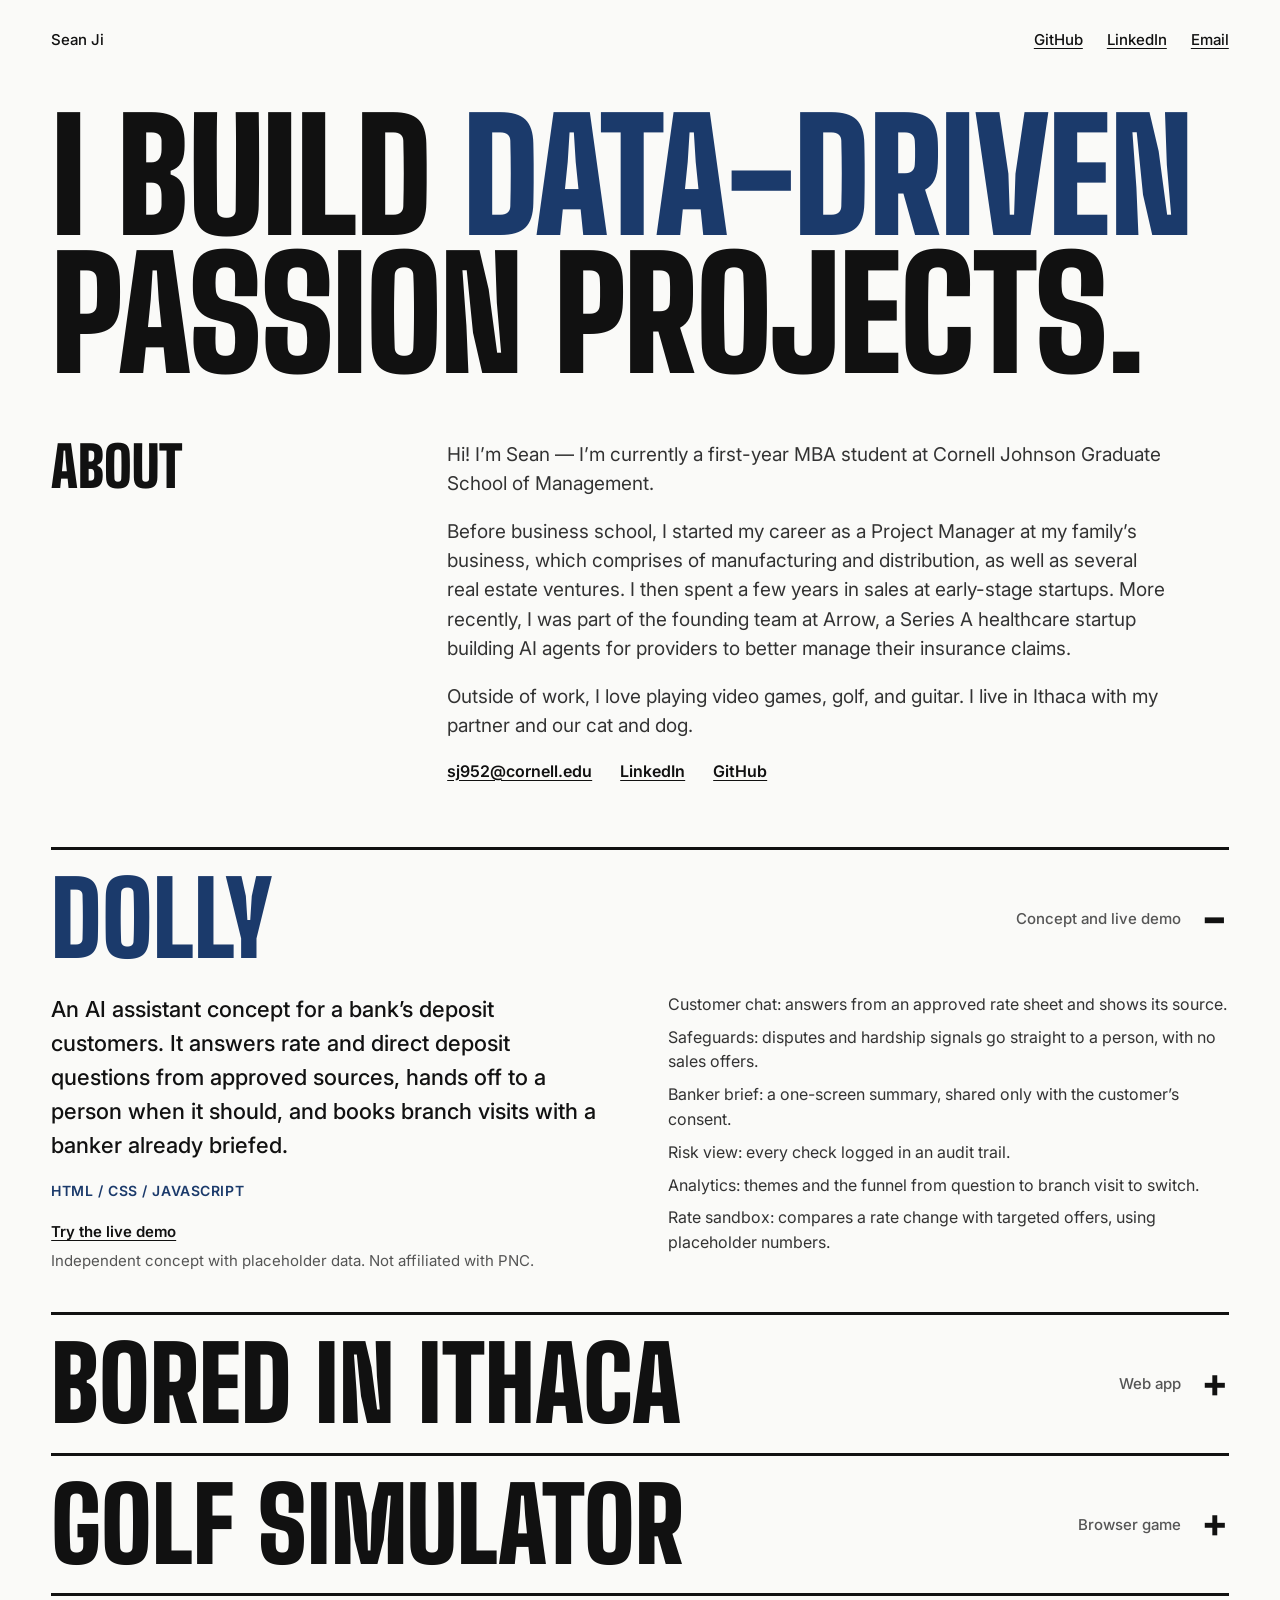
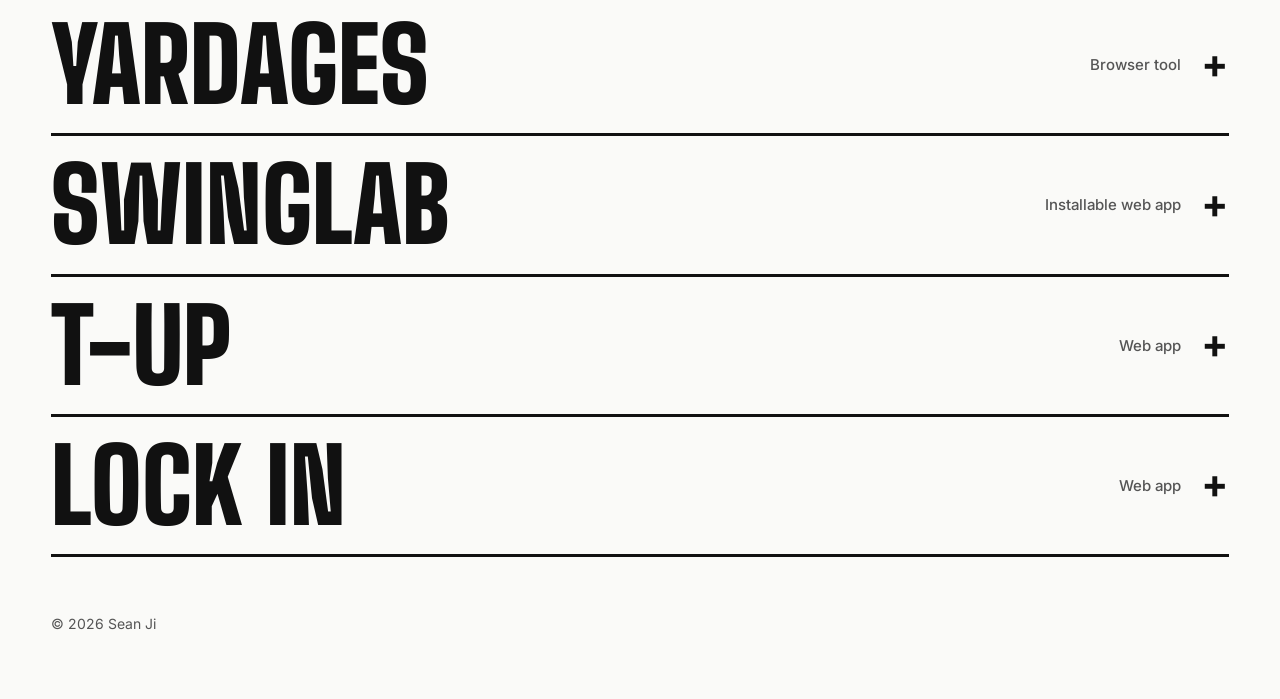
<file: index.html>
<!doctype html>
<html lang="en">
<head>
<meta charset="utf-8">
<meta name="viewport" content="width=device-width, initial-scale=1">
<title>Sean Ji | Portfolio</title>
<meta name="description" content="Sean Ji is a first-year MBA student at Cornell Johnson who builds data-driven passion projects: Dolly, Bored in Ithaca, Golf Simulator, Yardages, SwingLab, T-UP and Lock In.">
<meta name="theme-color" content="#FAFAF8">
<meta property="og:title" content="Sean Ji | Portfolio">
<meta property="og:description" content="Data-driven passion projects by Sean Ji.">
<meta property="og:type" content="website">
<link rel="preconnect" href="https://fonts.googleapis.com">
<link rel="preconnect" href="https://fonts.gstatic.com" crossorigin>
<link rel="stylesheet" href="https://fonts.googleapis.com/css2?family=Big+Shoulders+Display:wght@800;900&family=Inter:wght@400;500;600&display=swap">
<style>
:root{
  --bg:#FAFAF8;
  --ink:#111111;
  --muted:#555555;
  --body:#333333;
  --navy:#1B3A6B;
  --display:'Big Shoulders Display','Arial Narrow',Impact,sans-serif;
  --text:'Inter',system-ui,-apple-system,'Segoe UI',Roboto,Helvetica,Arial,sans-serif;
  color-scheme:light;
}
*,*::before,*::after{box-sizing:border-box}
html{-webkit-text-size-adjust:100%}
body{
  margin:0;background:var(--bg);color:var(--ink);
  font-family:var(--text);font-size:16px;line-height:1.55;
  padding-inline:max(16px,env(safe-area-inset-left,0px)) max(16px,env(safe-area-inset-right,0px));
}
.page{
  max-width:1240px;margin:0 auto;
  padding-block:28px 64px;
  display:flex;flex-direction:column;gap:56px;
}
@media (min-width:700px){body{padding-inline:clamp(16px,4vw,56px)}}
a{color:var(--ink);text-underline-offset:3px}
a:hover{color:var(--navy)}
a:focus-visible,summary:focus-visible{outline:3px solid var(--navy);outline-offset:2px}

.top{
  display:flex;flex-wrap:wrap;align-items:baseline;justify-content:space-between;
  gap:8px 24px;font-size:15px;font-weight:500;
}
.top nav{display:flex;flex-wrap:wrap;gap:8px 24px}

h1{
  margin:0;font-family:var(--display);font-weight:900;text-transform:uppercase;
  font-size:clamp(56px,12vw,168px);line-height:.9;letter-spacing:-.01em;text-wrap:balance;
}
h1 span{color:var(--navy)}

.projects{display:flex;flex-direction:column}
.project{border-top:3px solid var(--ink)}
.project:last-child{border-bottom:3px solid var(--ink)}
.project summary{
  display:flex;flex-wrap:wrap;align-items:center;justify-content:space-between;
  gap:8px 24px;padding:20px 0;cursor:pointer;list-style:none;
}
.project summary::-webkit-details-marker{display:none}
.name{
  font-family:var(--display);font-weight:900;text-transform:uppercase;
  font-size:clamp(44px,8vw,104px);line-height:.95;
}
.project[open] .name{color:var(--navy)}
.meta{display:flex;align-items:center;gap:20px;font-size:15px;font-weight:500;color:var(--muted)}
.mark{font-family:var(--display);font-weight:900;font-size:44px;line-height:1;width:28px;text-align:center;color:var(--ink)}
.mark::before{content:"+"}
.project[open] .mark::before{content:"\2212"}

.body{display:flex;flex-wrap:wrap;gap:24px 56px;padding:4px 0 40px}
.body > div{flex:1 1 320px;min-width:0}
.lead{margin:0 0 18px;font-size:22px;font-weight:500;max-width:560px}
.stack{display:block;margin-bottom:18px;font-size:14px;font-weight:600;letter-spacing:.04em;text-transform:uppercase;color:var(--navy)}
.link{font-size:15px}
.link a{font-weight:600}
.note{color:var(--muted)}
.features{margin:0;padding:0;list-style:none;display:flex;flex-direction:column;gap:8px;color:var(--body)}

.about{
  display:flex;flex-wrap:wrap;gap:32px 56px;
  padding-bottom:8px;
}
.about h2{
  flex:1 1 220px;max-width:340px;margin:0;
  font-family:var(--display);font-weight:900;text-transform:uppercase;
  font-size:clamp(36px,4.5vw,56px);line-height:.95;
}
.about .copy{flex:3 1 420px;min-width:0;display:flex;flex-direction:column;gap:18px;max-width:720px}
.about p{margin:0;font-size:19px;color:var(--body)}
.contact{display:flex;flex-wrap:wrap;gap:8px 28px;font-size:16px;font-weight:600}
footer{font-size:14px;color:var(--muted)}
@media (prefers-reduced-motion:reduce){*{scroll-behavior:auto!important}}
</style>
</head>
<body>
<div class="page">

<header class="top">
  <span>Sean Ji</span>
  <nav aria-label="Links">
    <a href="https://github.com/seanji0">GitHub</a>
    <a href="https://www.linkedin.com/in/sean-ji/">LinkedIn</a>
    <a href="mailto:sj952@cornell.edu">Email</a>
  </nav>
</header>

<main style="display:contents">
<h1>I build <span>data-driven</span> passion projects.</h1>

<section class="about" id="about" aria-labelledby="about-h">
<h2 id="about-h">About</h2>
<div class="copy">
<p>Hi! I&rsquo;m Sean &mdash; I&rsquo;m currently a first-year MBA student at Cornell Johnson Graduate School of Management.</p>
<p>Before business school, I started my career as a Project Manager at my family&rsquo;s business, which comprises of manufacturing and distribution, as well as several real estate ventures. I then spent a few years in sales at early-stage startups. More recently, I was part of the founding team at Arrow, a Series A healthcare startup building AI agents for providers to better manage their insurance claims.</p>
<p>Outside of work, I love playing video games, golf, and guitar. I live in Ithaca with my partner and our cat and dog.</p>
<div class="contact">
<a href="mailto:sj952@cornell.edu">sj952@cornell.edu</a>
<a href="https://www.linkedin.com/in/sean-ji/">LinkedIn</a>
<a href="https://github.com/seanji0">GitHub</a>
</div>
</div>
</section>

<section class="projects" aria-label="Projects">

<details class="project" name="projects" open>
<summary><span class="name">Dolly</span><span class="meta"><span>Concept and live demo</span><span class="mark" aria-hidden="true"></span></span></summary>
<div class="body">
<div>
<p class="lead">An AI assistant concept for a bank&rsquo;s deposit customers. It answers rate and direct deposit questions from approved sources, hands off to a person when it should, and books branch visits with a banker already briefed.</p>
<span class="stack">HTML / CSS / JavaScript</span>
<div class="link"><a href="dolly/">Try the live demo</a></div>
<div class="link note" style="margin-top:6px">Independent concept with placeholder data. Not affiliated with PNC.</div>
</div>
<div>
<ul class="features">
<li>Customer chat: answers from an approved rate sheet and shows its source.</li>
<li>Safeguards: disputes and hardship signals go straight to a person, with no sales offers.</li>
<li>Banker brief: a one-screen summary, shared only with the customer&rsquo;s consent.</li>
<li>Risk view: every check logged in an audit trail.</li>
<li>Analytics: themes and the funnel from question to branch visit to switch.</li>
<li>Rate sandbox: compares a rate change with targeted offers, using placeholder numbers.</li>
</ul>
</div>
</div>
</details>

<details class="project" name="projects">
<summary><span class="name">Bored in Ithaca</span><span class="meta"><span>Web app</span><span class="mark" aria-hidden="true"></span></span></summary>
<div class="body">
<div>
<p class="lead">A weather- and season-aware guide to things to do in Ithaca, NY. Set your free time, the weather, the time of year and whether you have a car, and it suggests something that fits.</p>
<span class="stack">HTML / CSS / JavaScript / Open-Meteo API</span>
<div class="link"><a href="bored-in-ithaca/">Open the live app</a> &nbsp;&middot;&nbsp; <a href="https://github.com/seanji0/bored-in-ithaca">View the code on GitHub</a></div>
</div>
<div>
<ul class="features">
<li>44 activities across gorges, food, parks, museums, water, drinks, events and seasonal picks.</li>
<li>Live weather from Open-Meteo re-themes the page for fog and rain, snow or sun.</li>
<li>Seasonal looks: blossoms, summer glow, falling leaves and snow.</li>
<li>Falls back to season-only styling if the weather call fails.</li>
<li>Independent of Cornell, Ithaca College and the City of Ithaca.</li>
</ul>
</div>
</div>
</details>

<details class="project" name="projects">
<summary><span class="name">Golf Simulator</span><span class="meta"><span>Browser game</span><span class="mark" aria-hidden="true"></span></span></summary>
<div class="body">
<div>
<p class="lead">A golf simulator in a single file. Enter your handicap and club distances, then play a par-4 by choosing lines, clubs, chips and putt reads. Every shot comes from a dispersion model of your own game.</p>
<span class="stack">HTML / CSS / JavaScript</span>
<div class="link"><a href="golf-simulator/">Open the live app</a> &nbsp;&middot;&nbsp; <a href="https://github.com/seanji0/think-like-a-caddie">View the code on GitHub</a></div>
</div>
<div>
<ul class="features">
<li>Setup: handicap, go-to miss, putting touch and a club picker with your carry distances.</li>
<li>Shot model: spread and distance variance scale with handicap and lie. Water adds a penalty.</li>
<li>Aiming: click a target line and see live distances.</li>
<li>Short game: chip type depends on the lie.</li>
<li>Putting: color-coded arrows show break and speed.</li>
<li>Animated ball flight, undo, and mid-round club edits.</li>
</ul>
</div>
</div>
</details>

<details class="project" name="projects">
<summary><span class="name">Yardages</span><span class="meta"><span>Browser tool</span><span class="mark" aria-hidden="true"></span></span></summary>
<div class="body">
<div>
<p class="lead">Upload a swing video, step through it frame by frame, and pull a clean still for every position from address to finish.</p>
<span class="stack">HTML / CSS / JavaScript</span>
<div class="link"><a href="yardages/">Open the live app</a> &nbsp;&middot;&nbsp; <a href="https://github.com/seanji0/swing-card">View the code on GitHub</a></div>
</div>
<div>
<ul class="features">
<li>Frame stepping: arrow keys move one frame, shift moves five, space plays.</li>
<li>Eight positions: capture a still into each card.</li>
<li>Swing plane view layers your captured frames together.</li>
<li>Download each still or the full swing card.</li>
<li>Private by design: video is processed in your browser and never uploaded.</li>
</ul>
</div>
</div>
</details>

<details class="project" name="projects">
<summary><span class="name">SwingLab</span><span class="meta"><span>Installable web app</span><span class="mark" aria-hidden="true"></span></span></summary>
<div class="body">
<div>
<p class="lead">A practice journal for golfers. Log every session, track real carry distances, and let an analysis engine surface patterns for you or your coach to interpret.</p>
<span class="stack">Next.js 14 / TypeScript / Tailwind CSS / PWA</span>
<div class="link note">Private repository.</div>
</div>
<div>
<ul class="features">
<li>Practice journal: range, round, lesson, mental and fitness sessions.</li>
<li>Yardage benchmarks: carry numbers tracked against skill levels.</li>
<li>Feels vs real: what a swing felt like next to what the data says.</li>
<li>Course strategy: plan each hole and decide where to miss.</li>
<li>AI caddie: patterns across your data, with a coach confirming each reading.</li>
<li>Bottleneck analysis: ranks speed, strike, launch, spin and path by potential gain.</li>
</ul>
</div>
</div>
</details>

<details class="project" name="projects">
<summary><span class="name">T-UP</span><span class="meta"><span>Web app</span><span class="mark" aria-hidden="true"></span></span></summary>
<div class="body">
<div>
<p class="lead">Like Partiful, but for golf. Create a round, send one link and see who is in.</p>
<span class="stack">React 19 / Vite / React Router</span>
<div class="link"><a href="t-up/">Open the live app</a> &nbsp;&middot;&nbsp; <a href="https://github.com/seanji0/gowf">View the code on GitHub</a></div>
</div>
<div>
<ul class="features">
<li>Create a round: course, tee time, format and price.</li>
<li>Share one link: guests RSVP going, maybe or can&rsquo;t go.</li>
<li>Guest list and comments on each round&rsquo;s page.</li>
<li>Settle up: a pay-before-you-play flow. Payments are simulated in this build.</li>
</ul>
</div>
</div>
</details>

<details class="project" name="projects">
<summary><span class="name">Lock In</span><span class="meta"><span>Web app</span><span class="mark" aria-hidden="true"></span></span></summary>
<div class="body">
<div>
<p class="lead">A focus timer that sets the scene. Name what you are working on, pick a session length or a Pomodoro cycle, and lock in with a deep house playlist already queued.</p>
<span class="stack">HTML / CSS / JavaScript / Web Audio</span>
<div class="link"><a href="lock-in/">Open the live app</a></div>
</div>
<div>
<ul class="features">
<li>Lock dial: 60 ticks dim as your session counts down.</li>
<li>Pomodoro mode: four rounds with short breaks and a long break after round four.</li>
<li>Background sound: brown noise, rain or a low hum, generated in the browser.</li>
<li>YouTube playlists: deep house, jazz, cafe, afro tech and motivation open when you lock in.</li>
<li>Distraction parking: jot down a stray thought and get back to work.</li>
<li>Desk scene: a plant grows a leaf for each fifth of your daily target.</li>
<li>Private by design: history stays in your browser.</li>
</ul>
</div>
</div>
</details>

</section>

</main>

<footer>&copy; 2026 Sean Ji</footer>

</div>
</body>
</html>
</file>
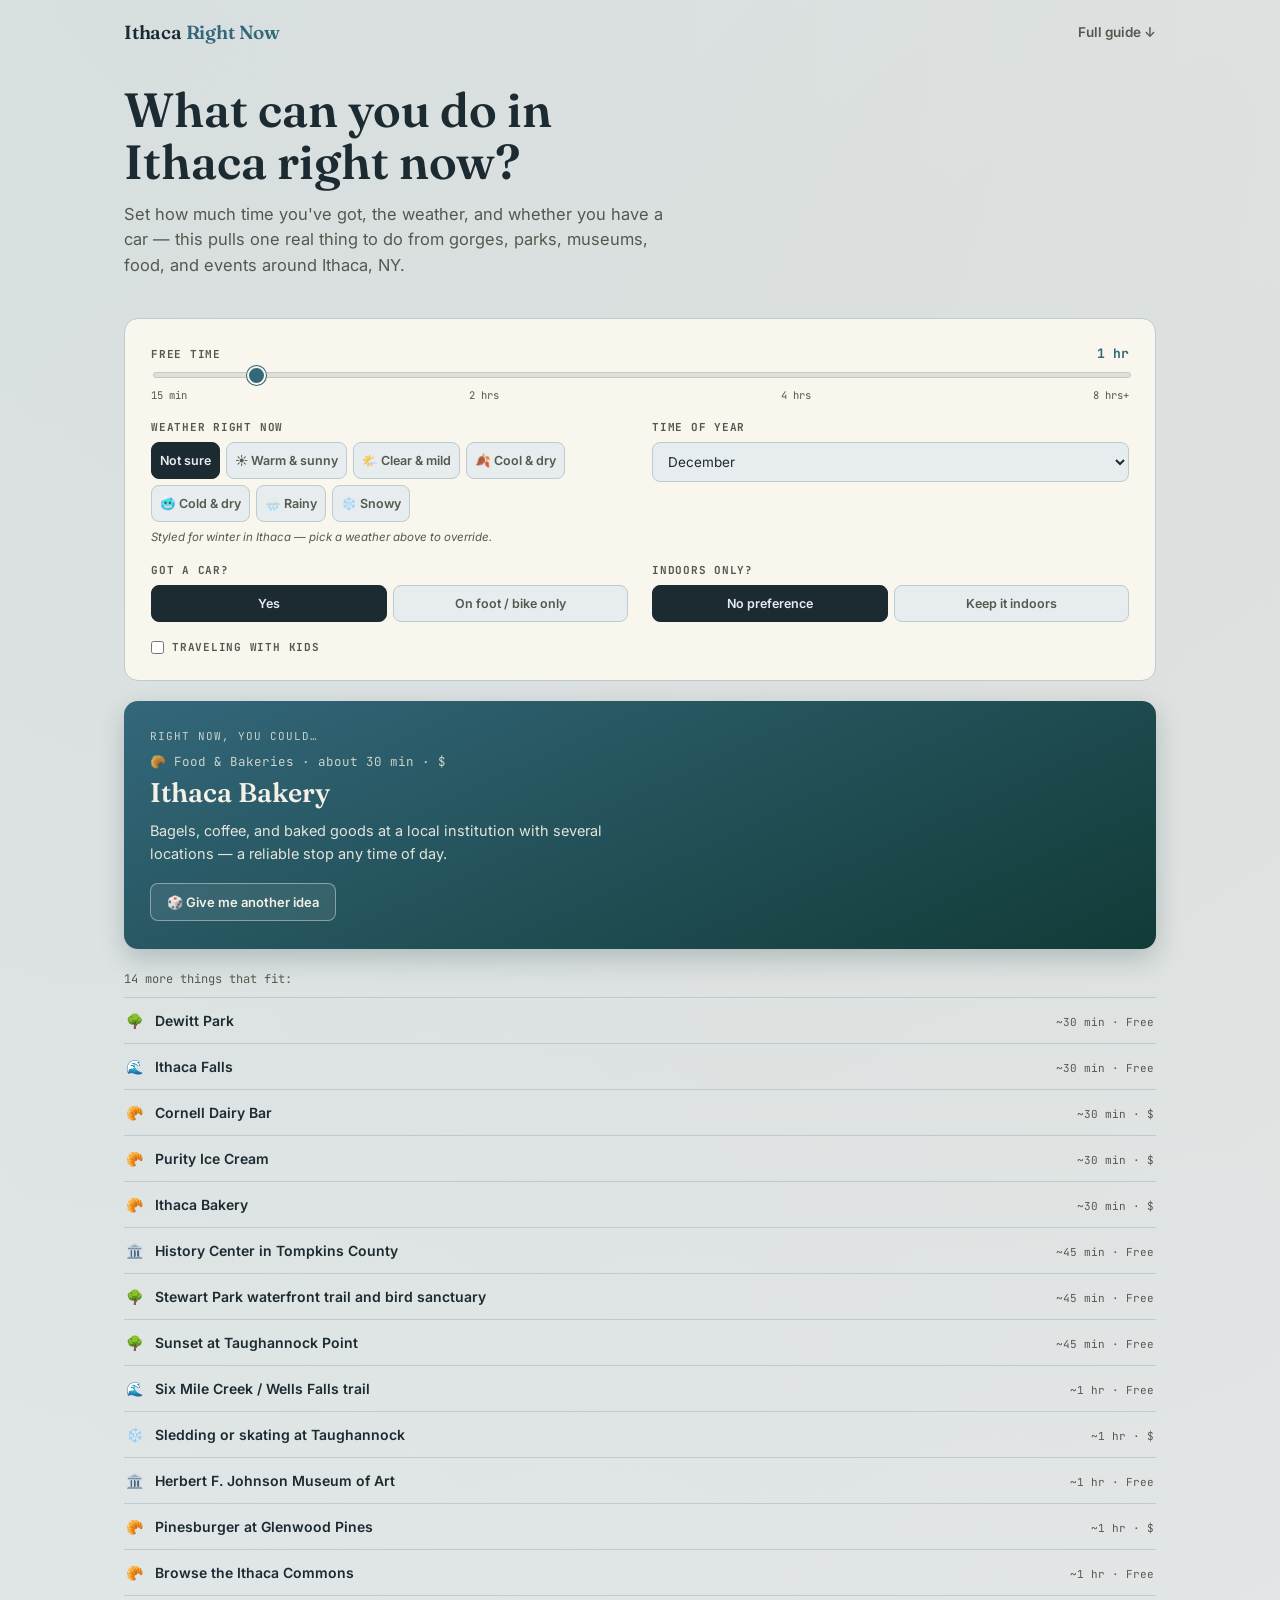
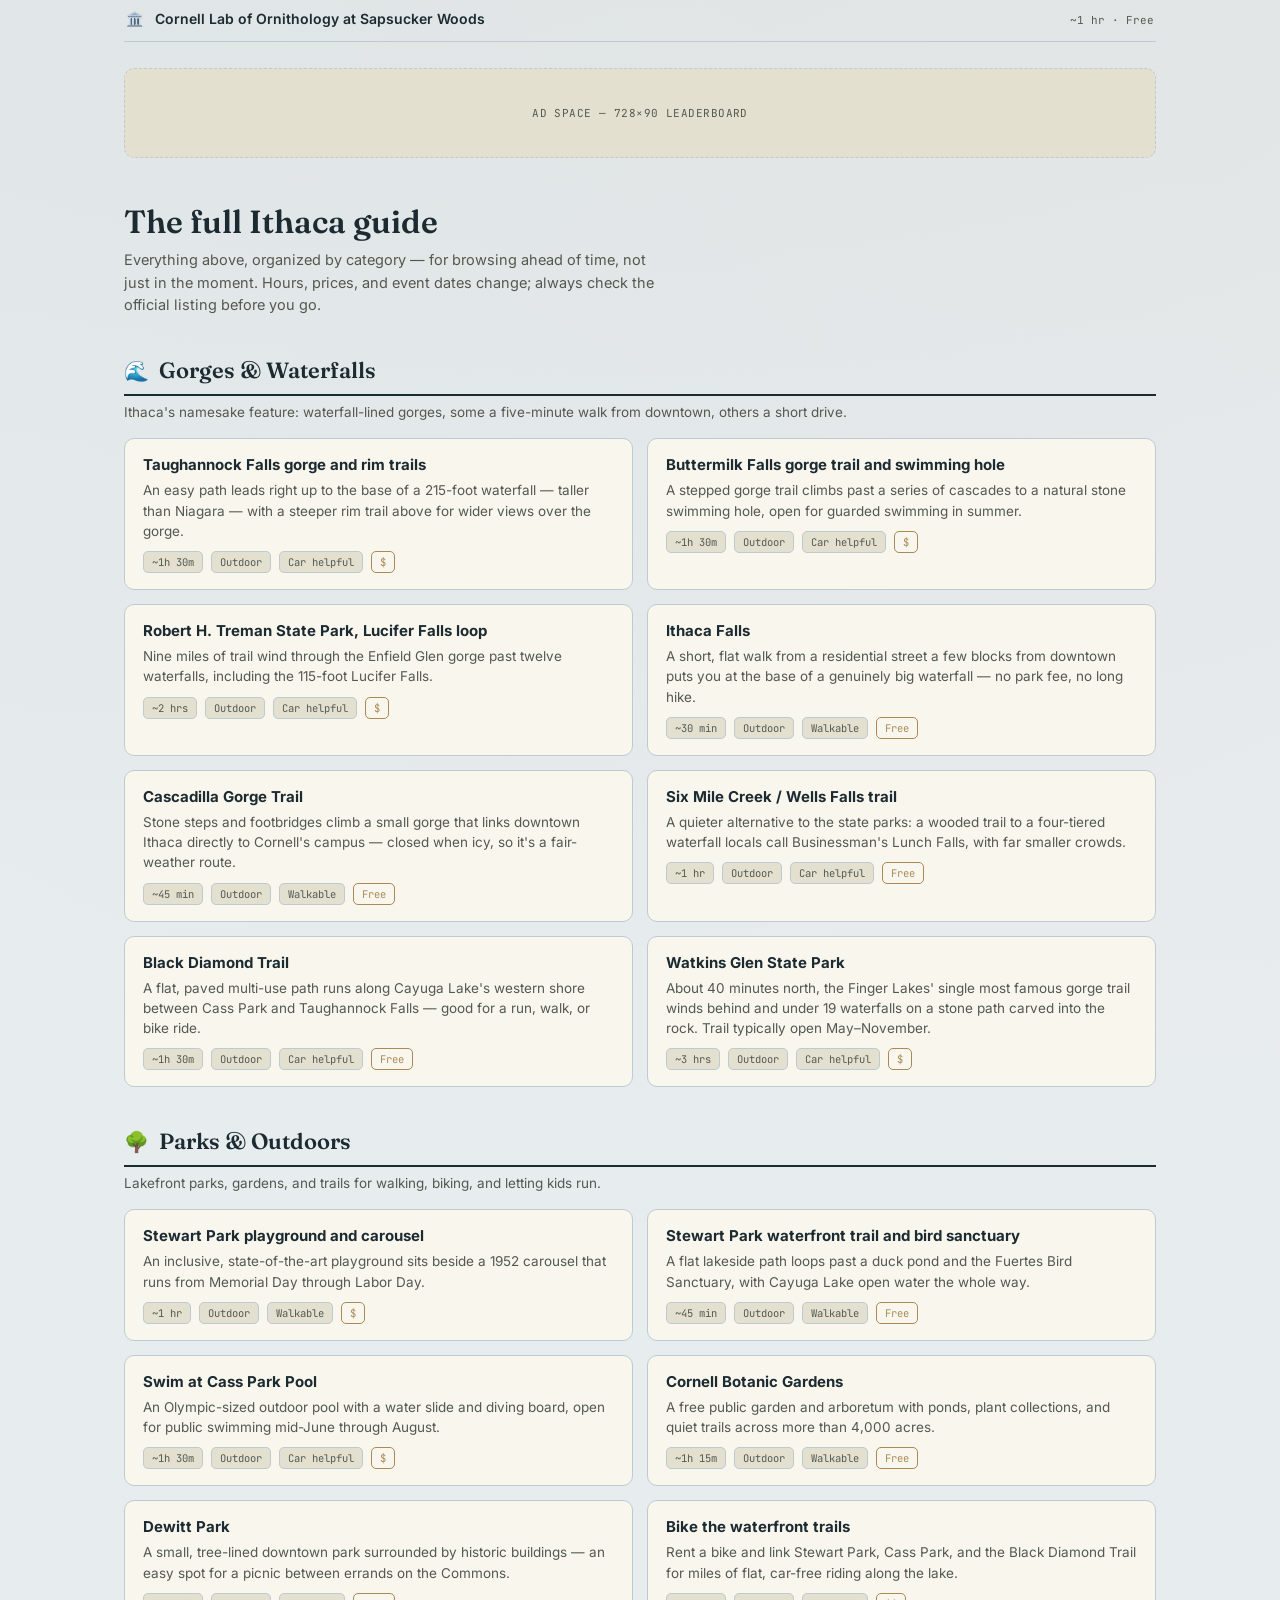
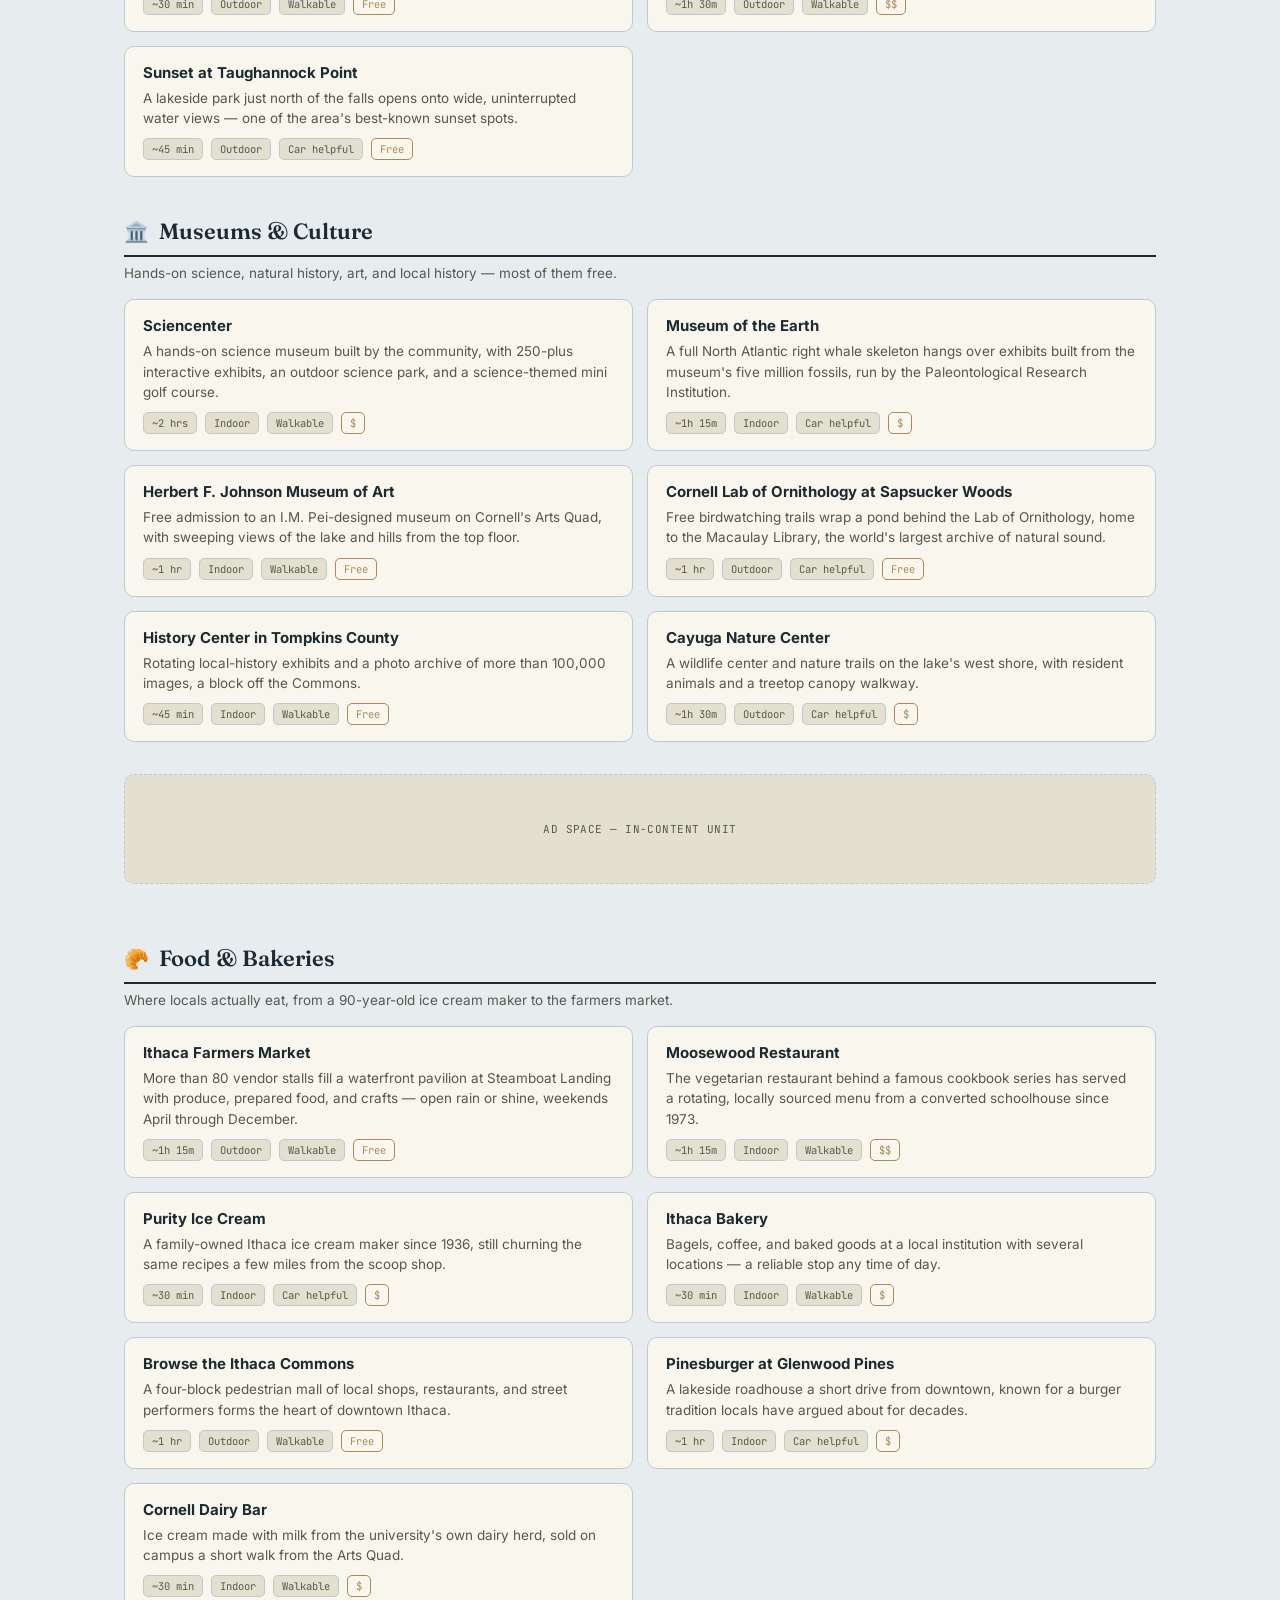
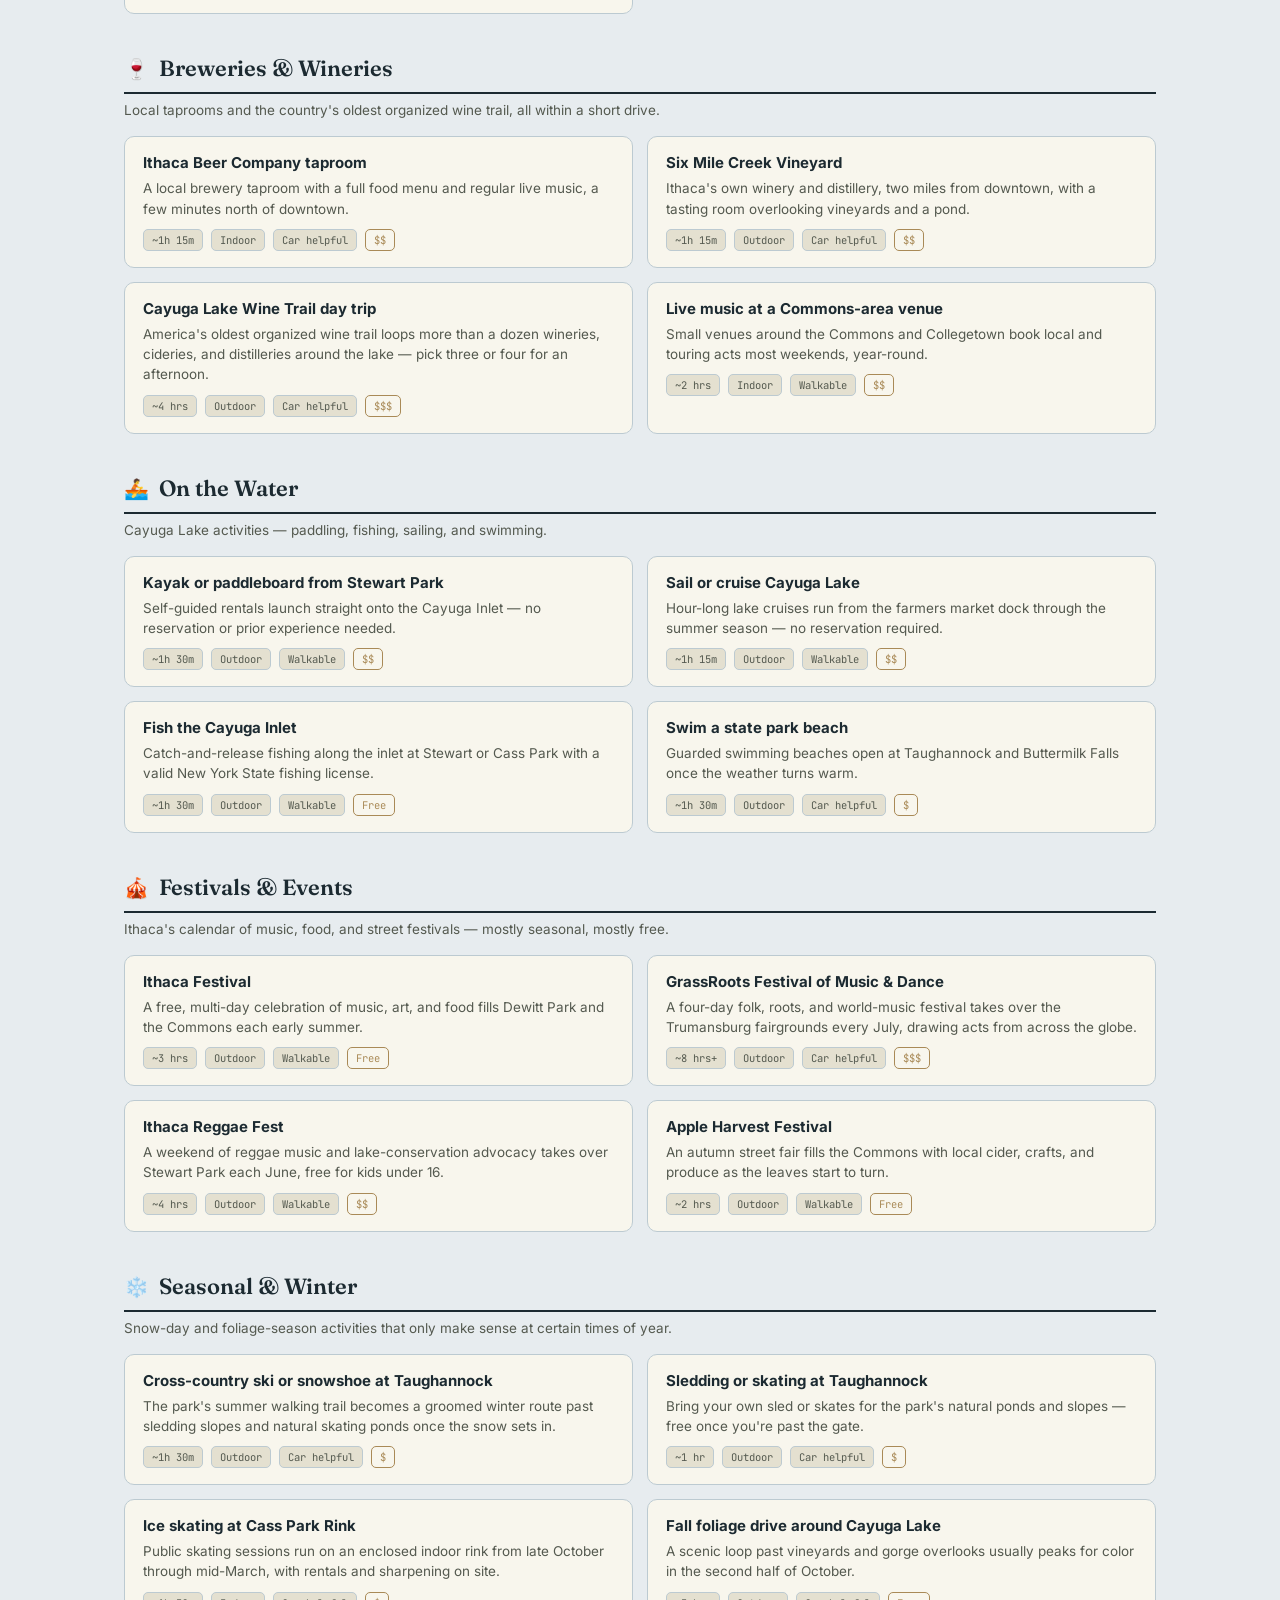
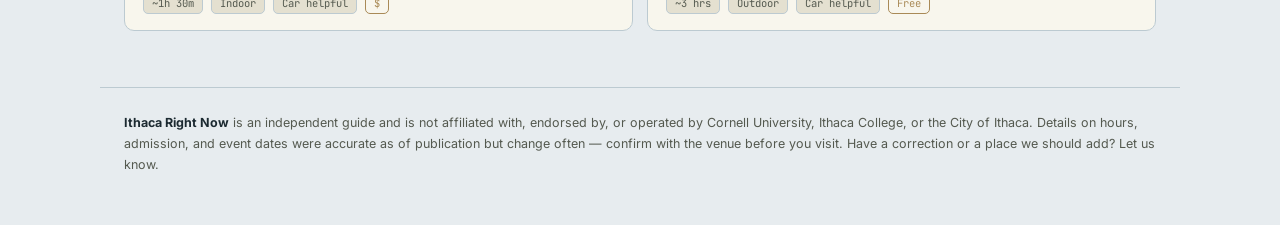
<file: bored-in-ithaca/index.html>
<!DOCTYPE html>
<html lang="en">
<head>
<meta charset="UTF-8">
<meta name="viewport" content="width=device-width, initial-scale=1.0">
<title>Things to Do in Ithaca Right Now | Ithaca Right Now</title>
<meta name="description" content="A weather- and season-aware guide to Ithaca, NY: tell it how much time you have and it suggests real gorges, parks, museums, food, and events that fit right now.">
<meta property="og:title" content="Ithaca Right Now — things to do, matched to your time and the weather">
<meta property="og:description" content="Tell it how much free time you have, whether you've got a car, and what the weather's doing — get a real Ithaca activity that actually fits.">
<meta property="og:type" content="website">
<meta name="robots" content="index, follow">
<link rel="preconnect" href="https://fonts.googleapis.com">
<link href="https://fonts.googleapis.com/css2?family=Fraunces:opsz,wght@9..144,400;9..144,500;9..144,600;9..144,700&family=Inter:wght@400;500;600;700&family=JetBrains+Mono:wght@400;500;700&display=swap" rel="stylesheet">
<style>
  :root{
    --paper:#EEEBDF;
    --paper-dim:#E4E0D0;
    --line:#CBC4AC;
    --ink:#1B2622;
    --ink-soft:#54594F;
    --teal:#1F5C56;
    --teal-deep:#123B37;
    --moss:#5E6E43;
    --amber:#B87A2E;
    --water:#336C86;
    --card-bg:#F8F6ED;
  }
  *{box-sizing:border-box;}
  html,body{margin:0;padding:0;}
  html{ transition: background-color .7s ease; }
  body{
    position:relative;
    background:var(--paper);
    background-image:
      radial-gradient(circle at 8% 0%, rgba(31,92,86,0.07), transparent 40%),
      radial-gradient(circle at 95% 8%, rgba(184,122,46,0.06), transparent 38%);
    color:var(--ink);
    font-family:'Inter',sans-serif;
    -webkit-font-smoothing:antialiased;
    transition: background-color .7s ease, color .7s ease;
  }
  nav.top, .hero, .wrap, .ad-slot, .guide-header, #categoryContainer, footer{
    position:relative; z-index:1;
  }

  /* ---------- AMBIENT WEATHER/SEASON LAYER ---------- */
  .particles{
    position:fixed; inset:0; overflow:hidden;
    pointer-events:none; z-index:0;
  }
  body.mood-foggy .particles::before,
  body.mood-foggy .particles::after{
    content:''; position:absolute; left:-20%; width:140%; height:220px;
    background:radial-gradient(ellipse at center, rgba(220,225,224,0.55), transparent 70%);
    filter:blur(8px);
    animation:drift 34s linear infinite;
  }
  body.mood-foggy .particles::before{ top:6%; animation-duration:40s; }
  body.mood-foggy .particles::after{ top:52%; animation-duration:52s; animation-direction:reverse; opacity:.7; }
  @keyframes drift{ from{ transform:translateX(-10%); } to{ transform:translateX(10%); } }

  body.mood-glow .particles::before{
    content:''; position:absolute; top:-10%; left:10%; width:60%; height:60%;
    background:radial-gradient(circle, rgba(217,138,46,0.30), transparent 65%);
    animation:glowPulse 7s ease-in-out infinite;
  }
  @keyframes glowPulse{ 0%,100%{ opacity:.55; transform:scale(1); } 50%{ opacity:.9; transform:scale(1.08); } }

  .p-piece{
    position:absolute; top:-24px; will-change:transform,opacity;
    animation-name:fallPiece; animation-timing-function:linear; animation-iteration-count:infinite;
  }
  @keyframes fallPiece{
    from{ transform:translate(0,-5vh) rotate(0deg); }
    to{ transform:translate(var(--drift,20px),110vh) rotate(var(--spin,120deg)); }
  }
  .p-snow{ border-radius:50%; background:#FFFFFF; opacity:.85; box-shadow:0 0 4px rgba(255,255,255,.7); }
  .p-rain{ width:1.5px; background:linear-gradient(rgba(200,215,220,0) 0%, rgba(200,215,220,.55) 100%); border-radius:2px; opacity:.6; }
  .p-leaf, .p-petal{ font-size:16px; line-height:1; opacity:.85; }

  @media (prefers-reduced-motion: reduce){
    .particles, .particles *{ display:none !important; }
    html, body{ transition:none; }
  }

  .weather-auto-note{
    font-size:11.5px; color:var(--ink-soft); font-style:italic; min-height:15px;
  }
  a{ color:var(--teal-deep); }
  .wrap{ max-width:1080px; margin:0 auto; padding:0 24px; }

  /* ---------- NAV ---------- */
  nav.top{
    display:flex; align-items:center; justify-content:space-between;
    padding:20px 24px;
    max-width:1080px; margin:0 auto;
  }
  .brand{
    font-family:'Fraunces',serif;
    font-weight:600;
    font-size:19px;
    letter-spacing:-0.01em;
  }
  .brand span{ color:var(--teal); }
  nav.top a.navlink{
    font-size:13.5px;
    font-weight:600;
    color:var(--ink-soft);
    text-decoration:none;
  }
  nav.top a.navlink:hover{ color:var(--teal-deep); }

  /* ---------- HERO ---------- */
  .hero{
    max-width:1080px; margin:0 auto;
    padding:20px 24px 8px;
  }
  h1{
    font-family:'Fraunces',serif;
    font-weight:600;
    font-size:clamp(32px,4.6vw,48px);
    line-height:1.08;
    margin:0 0 14px;
    max-width:16ch;
  }
  .hero-dek{
    font-size:16.5px;
    color:var(--ink-soft);
    max-width:56ch;
    line-height:1.55;
    margin:0 0 32px;
  }

  /* ---------- RECOMMENDER ---------- */
  .rec-panel{
    background:var(--card-bg);
    border:1px solid var(--line);
    border-radius:14px;
    padding:26px;
    display:grid;
    grid-template-columns:1fr 1fr;
    gap:18px 24px;
    margin-bottom:20px;
  }
  @media(max-width:680px){ .rec-panel{ grid-template-columns:1fr; } }

  .field{ display:flex; flex-direction:column; gap:8px; }
  .field.span2{ grid-column:1 / -1; }
  .field-label-row{ display:flex; justify-content:space-between; align-items:baseline; }
  .field-label{
    font-family:'JetBrains Mono',monospace;
    font-size:11px;
    font-weight:700;
    letter-spacing:.07em;
    text-transform:uppercase;
    color:var(--ink-soft);
  }
  .field-value{
    font-family:'JetBrains Mono',monospace;
    font-size:13px;
    font-weight:700;
    color:var(--teal);
  }
  input[type="range"]{
    -webkit-appearance:none;
    width:100%; height:6px; border-radius:4px;
    background:var(--paper-dim);
    border:1px solid var(--line);
    outline:none;
  }
  input[type="range"]::-webkit-slider-thumb{
    -webkit-appearance:none;
    width:19px;height:19px;border-radius:50%;
    background:var(--teal); border:2px solid var(--card-bg);
    box-shadow:0 0 0 1px var(--teal); cursor:pointer;
  }
  input[type="range"]::-moz-range-thumb{
    width:19px;height:19px;border-radius:50%;
    background:var(--teal); border:2px solid var(--card-bg);
    box-shadow:0 0 0 1px var(--teal); cursor:pointer;
  }
  .scale-labels{
    display:flex; justify-content:space-between;
    font-size:10.5px; color:var(--ink-soft);
    font-family:'JetBrains Mono',monospace;
  }
  select.field-select{
    width:100%; padding:10px 11px;
    border-radius:8px; border:1px solid var(--line);
    background:var(--paper); font-family:'Inter',sans-serif;
    font-size:13.5px; color:var(--ink);
  }
  .seg{ display:flex; gap:6px; flex-wrap:wrap; }
  .seg button{
    flex:1; min-width:0;
    font-family:'Inter',sans-serif; font-size:12.5px; font-weight:600;
    padding:10px 8px; border-radius:8px; border:1px solid var(--line);
    background:var(--paper); color:var(--ink-soft); cursor:pointer;
    white-space:nowrap; transition:all .15s ease;
  }
  .seg.wrap-tight button{ flex:none; }
  .seg button:hover{ border-color:var(--teal); color:var(--teal-deep); }
  .seg button.active{ background:var(--ink); border-color:var(--ink); color:var(--paper); }

  .pick-card{
    background:linear-gradient(155deg, var(--teal) 0%, var(--teal-deep) 100%);
    color:#F3F1E6;
    border-radius:14px;
    padding:28px 26px;
    margin-bottom:10px;
    box-shadow:0 10px 26px rgba(18,59,55,0.22);
  }
  .pick-eyebrow{
    font-family:'JetBrains Mono',monospace;
    font-size:11px; letter-spacing:.09em; text-transform:uppercase;
    opacity:.78; margin-bottom:10px;
  }
  .pick-cat{
    font-family:'JetBrains Mono',monospace;
    font-size:12.5px; opacity:.8; margin-bottom:6px;
  }
  .pick-name{
    font-family:'Fraunces',serif; font-weight:600;
    font-size:clamp(21px,2.7vw,27px); line-height:1.25; margin-bottom:10px;
  }
  .pick-desc{ font-size:14.5px; line-height:1.55; opacity:.92; margin-bottom:18px; max-width:56ch; }
  .pick-actions{ display:flex; gap:10px; flex-wrap:wrap; align-items:center; }
  .pick-reroll{
    font-family:'Inter',sans-serif; font-size:13px; font-weight:600;
    padding:10px 16px; border-radius:8px; border:1px solid rgba(255,255,255,.4);
    background:rgba(255,255,255,.08); color:#F3F1E6; cursor:pointer;
    transition:background .15s ease;
  }
  .pick-reroll:hover{ background:rgba(255,255,255,.18); }

  .result-count{
    font-family:'JetBrains Mono',monospace; font-size:12px; color:var(--ink-soft);
    margin:22px 0 10px;
  }
  .result-list{ list-style:none; margin:0 0 8px; padding:0; border-top:1px solid var(--line); }
  .result-list li{
    display:flex; gap:12px; align-items:baseline;
    padding:12px 2px; border-bottom:1px solid var(--line); font-size:14px; line-height:1.5;
  }
  .result-list li .rname{ font-weight:600; }
  .result-list li .rmeta{
    font-family:'JetBrains Mono',monospace; font-size:11px; color:var(--ink-soft);
    white-space:nowrap; margin-left:auto; padding-left:10px; flex-shrink:0;
  }
  .result-empty{
    display:none; text-align:center; padding:34px 16px; color:var(--ink-soft); font-style:italic;
  }

  /* ---------- AD SLOTS ---------- */
  .ad-slot{
    max-width:1080px; margin:26px auto; padding:0 24px;
  }
  .ad-box{
    border:1px dashed var(--line);
    border-radius:10px;
    background:var(--paper-dim);
    color:var(--ink-soft);
    font-family:'JetBrains Mono',monospace;
    font-size:11px; letter-spacing:.04em; text-transform:uppercase;
    display:flex; align-items:center; justify-content:center;
    height:90px;
  }
  .ad-box.leaderboard{ height:90px; }
  .ad-box.in-content{ height:110px; }

  /* ---------- CATEGORY GUIDE ---------- */
  .guide-header{ max-width:1080px; margin:44px auto 6px; padding:0 24px; }
  .guide-header h2{
    font-family:'Fraunces',serif; font-weight:600; font-size:clamp(24px,3.2vw,32px);
    margin:0 0 8px;
  }
  .guide-header p{ color:var(--ink-soft); font-size:14.5px; max-width:60ch; line-height:1.55; margin:0; }

  .category-section{ max-width:1080px; margin:0 auto; padding:34px 24px 6px; }
  .category-title{
    display:flex; align-items:baseline; gap:10px;
    font-family:'Fraunces',serif; font-weight:600; font-size:22px;
    margin:0 0 4px; padding-bottom:10px; border-bottom:2px solid var(--ink);
  }
  .category-title .emoji{ font-size:20px; }
  .category-sub{ color:var(--ink-soft); font-size:13.5px; margin:8px 0 18px; }

  .card-grid{
    display:grid; grid-template-columns:1fr 1fr; gap:14px;
  }
  @media(max-width:720px){ .card-grid{ grid-template-columns:1fr; } }

  .place-card{
    background:var(--card-bg);
    border:1px solid var(--line);
    border-radius:10px;
    padding:16px 18px;
  }
  .place-name{ font-weight:700; font-size:15px; margin-bottom:6px; }
  .place-desc{ font-size:13.5px; color:var(--ink-soft); line-height:1.5; margin-bottom:10px; }
  .place-tags{ display:flex; gap:8px; flex-wrap:wrap; }
  .tag{
    font-family:'JetBrains Mono',monospace; font-size:10.5px;
    padding:3px 8px; border-radius:5px;
    background:var(--paper-dim); border:1px solid var(--line); color:var(--ink-soft);
  }
  .tag.cost{ color:var(--amber); border-color:var(--amber); background:transparent; }

  /* ---------- FOOTER ---------- */
  footer{
    max-width:1080px; margin:50px auto 0; padding:24px 24px 50px;
    font-size:12.5px; color:var(--ink-soft); line-height:1.7;
    border-top:1px solid var(--line);
  }
  footer strong{ color:var(--ink); }
</style>
</head>
<body>
<div class="particles" id="particleLayer" aria-hidden="true"></div>

<nav class="top">
  <div class="brand">Ithaca <span>Right Now</span></div>
  <a class="navlink" href="#guide">Full guide ↓</a>
</nav>

<div class="hero">
  <h1>What can you do in Ithaca right now?</h1>
  <p class="hero-dek">Set how much time you've got, the weather, and whether you have a car — this pulls one real thing to do from gorges, parks, museums, food, and events around Ithaca, NY.</p>
</div>

<div class="wrap">
  <div class="rec-panel">
    <div class="field span2">
      <div class="field-label-row">
        <label class="field-label" for="minutesRange">Free time</label>
        <span class="field-value" id="minutesDisplay">60 min</span>
      </div>
      <input type="range" id="minutesRange" min="15" max="480" step="15" value="60">
      <div class="scale-labels"><span>15 min</span><span>2 hrs</span><span>4 hrs</span><span>8 hrs+</span></div>
    </div>

    <div class="field">
      <div class="field-label-row"><label class="field-label">Weather right now</label></div>
      <div class="seg wrap-tight" id="weatherSeg">
        <button class="active" data-val="any">Not sure</button>
        <button data-val="warm">☀️ Warm &amp; sunny</button>
        <button data-val="clear">🌤️ Clear &amp; mild</button>
        <button data-val="dry">🍂 Cool &amp; dry</button>
        <button data-val="cold">🥶 Cold &amp; dry</button>
        <button data-val="rain">🌧️ Rainy</button>
        <button data-val="snow">❄️ Snowy</button>
      </div>
      <div class="weather-auto-note" id="weatherAutoNote"></div>
    </div>

    <div class="field">
      <div class="field-label-row"><label class="field-label" for="monthSelect">Time of year</label></div>
      <select id="monthSelect" class="field-select">
        <option value="1">January</option><option value="2">February</option>
        <option value="3">March</option><option value="4">April</option>
        <option value="5">May</option><option value="6">June</option>
        <option value="7">July</option><option value="8">August</option>
        <option value="9">September</option><option value="10">October</option>
        <option value="11">November</option><option value="12">December</option>
      </select>
    </div>

    <div class="field">
      <div class="field-label-row"><label class="field-label">Got a car?</label></div>
      <div class="seg" id="carSeg">
        <button class="active" data-val="true">Yes</button>
        <button data-val="false">On foot / bike only</button>
      </div>
    </div>

    <div class="field">
      <div class="field-label-row"><label class="field-label">Indoors only?</label></div>
      <div class="seg" id="indoorSeg">
        <button class="active" data-val="false">No preference</button>
        <button data-val="true">Keep it indoors</button>
      </div>
    </div>

    <div class="field span2">
      <label class="field-label-row" style="cursor:pointer;">
        <span class="field-label" style="display:flex;align-items:center;gap:8px;">
          <input type="checkbox" id="kidToggle" style="margin:0;"> Traveling with kids
        </span>
      </label>
    </div>
  </div>

  <div class="pick-card">
    <div class="pick-eyebrow">Right now, you could&hellip;</div>
    <div class="pick-cat" id="pickCat">—</div>
    <div class="pick-name" id="pickName">Adjust the settings above to get a suggestion.</div>
    <div class="pick-desc" id="pickDesc"></div>
    <div class="pick-actions">
      <button class="pick-reroll" id="rerollBtn">🎲 Give me another idea</button>
    </div>
  </div>

  <div class="result-count" id="resultCount"></div>
  <ol class="result-list" id="resultList"></ol>
  <div class="result-empty" id="resultEmpty">Nothing fits those exact conditions — try more time, "not sure" weather, or turning off "indoors only."</div>
</div>

<div class="ad-slot">
  <div class="ad-box leaderboard">Ad space — 728×90 leaderboard</div>
</div>

<div class="guide-header" id="guide">
  <h2>The full Ithaca guide</h2>
  <p>Everything above, organized by category — for browsing ahead of time, not just in the moment. Hours, prices, and event dates change; always check the official listing before you go.</p>
</div>

<div id="categoryContainer"></div>

<footer>
  <strong>Ithaca Right Now</strong> is an independent guide and is not affiliated with, endorsed by, or operated by Cornell University, Ithaca College, or the City of Ithaca. Details on hours, admission, and event dates were accurate as of publication but change often — confirm with the venue before you visit. Have a correction or a place we should add? Let us know.
</footer>

<script>
const items = [
{n:"Taughannock Falls gorge and rim trails",d:"An easy path leads right up to the base of a 215-foot waterfall \u2014 taller than Niagara \u2014 with a steeper rim trail above for wider views over the gorge.",cat:"gorges",m:90,w:"dry",mo:null,i:false,car:true,k:true,cost:"$"},
{n:"Buttermilk Falls gorge trail and swimming hole",d:"A stepped gorge trail climbs past a series of cascades to a natural stone swimming hole, open for guarded swimming in summer.",cat:"gorges",m:90,w:"dry",mo:null,i:false,car:true,k:true,cost:"$"},
{n:"Robert H. Treman State Park, Lucifer Falls loop",d:"Nine miles of trail wind through the Enfield Glen gorge past twelve waterfalls, including the 115-foot Lucifer Falls.",cat:"gorges",m:120,w:"dry",mo:null,i:false,car:true,k:true,cost:"$"},
{n:"Ithaca Falls",d:"A short, flat walk from a residential street a few blocks from downtown puts you at the base of a genuinely big waterfall \u2014 no park fee, no long hike.",cat:"gorges",m:30,w:"dry",mo:null,i:false,car:false,k:true,cost:"Free"},
{n:"Cascadilla Gorge Trail",d:"Stone steps and footbridges climb a small gorge that links downtown Ithaca directly to Cornell's campus \u2014 closed when icy, so it's a fair-weather route.",cat:"gorges",m:45,w:"dry",mo:[4, 5, 6, 7, 8, 9, 10, 11],i:false,car:false,k:false,cost:"Free"},
{n:"Six Mile Creek / Wells Falls trail",d:"A quieter alternative to the state parks: a wooded trail to a four-tiered waterfall locals call Businessman's Lunch Falls, with far smaller crowds.",cat:"gorges",m:60,w:"dry",mo:null,i:false,car:true,k:true,cost:"Free"},
{n:"Black Diamond Trail",d:"A flat, paved multi-use path runs along Cayuga Lake's western shore between Cass Park and Taughannock Falls \u2014 good for a run, walk, or bike ride.",cat:"gorges",m:90,w:"dry",mo:null,i:false,car:true,k:true,cost:"Free"},
{n:"Watkins Glen State Park",d:"About 40 minutes north, the Finger Lakes' single most famous gorge trail winds behind and under 19 waterfalls on a stone path carved into the rock. Trail typically open May\u2013November.",cat:"gorges",m:180,w:"dry",mo:[5, 6, 7, 8, 9, 10],i:false,car:true,k:true,cost:"$"},
{n:"Cross-country ski or snowshoe at Taughannock",d:"The park's summer walking trail becomes a groomed winter route past sledding slopes and natural skating ponds once the snow sets in.",cat:"seasonal",m:90,w:"snow",mo:[12, 1, 2, 3],i:false,car:true,k:true,cost:"$"},
{n:"Sledding or skating at Taughannock",d:"Bring your own sled or skates for the park's natural ponds and slopes \u2014 free once you're past the gate.",cat:"seasonal",m:60,w:"snow",mo:[12, 1, 2],i:false,car:true,k:true,cost:"$"},
{n:"Stewart Park playground and carousel",d:"An inclusive, state-of-the-art playground sits beside a 1952 carousel that runs from Memorial Day through Labor Day.",cat:"parks",m:60,w:"dry",mo:[5, 6, 7, 8, 9],i:false,car:false,k:true,cost:"$"},
{n:"Stewart Park waterfront trail and bird sanctuary",d:"A flat lakeside path loops past a duck pond and the Fuertes Bird Sanctuary, with Cayuga Lake open water the whole way.",cat:"parks",m:45,w:"dry",mo:null,i:false,car:false,k:true,cost:"Free"},
{n:"Ice skating at Cass Park Rink",d:"Public skating sessions run on an enclosed indoor rink from late October through mid-March, with rentals and sharpening on site.",cat:"seasonal",m:90,w:"any",mo:[10, 11, 12, 1, 2, 3],i:true,car:true,k:true,cost:"$"},
{n:"Swim at Cass Park Pool",d:"An Olympic-sized outdoor pool with a water slide and diving board, open for public swimming mid-June through August.",cat:"parks",m:90,w:"warm",mo:[6, 7, 8],i:false,car:true,k:true,cost:"$"},
{n:"Kayak or paddleboard from Stewart Park",d:"Self-guided rentals launch straight onto the Cayuga Inlet \u2014 no reservation or prior experience needed.",cat:"water",m:90,w:"warm",mo:[5, 6, 7, 8, 9, 10],i:false,car:false,k:true,cost:"$$"},
{n:"Cornell Botanic Gardens",d:"A free public garden and arboretum with ponds, plant collections, and quiet trails across more than 4,000 acres.",cat:"parks",m:75,w:"dry",mo:null,i:false,car:false,k:true,cost:"Free"},
{n:"Dewitt Park",d:"A small, tree-lined downtown park surrounded by historic buildings \u2014 an easy spot for a picnic between errands on the Commons.",cat:"parks",m:30,w:"dry",mo:null,i:false,car:false,k:true,cost:"Free"},
{n:"Bike the waterfront trails",d:"Rent a bike and link Stewart Park, Cass Park, and the Black Diamond Trail for miles of flat, car-free riding along the lake.",cat:"parks",m:90,w:"dry",mo:null,i:false,car:false,k:true,cost:"$$"},
{n:"Sunset at Taughannock Point",d:"A lakeside park just north of the falls opens onto wide, uninterrupted water views \u2014 one of the area's best-known sunset spots.",cat:"parks",m:45,w:"dry",mo:null,i:false,car:true,k:true,cost:"Free"},
{n:"Sciencenter",d:"A hands-on science museum built by the community, with 250-plus interactive exhibits, an outdoor science park, and a science-themed mini golf course.",cat:"museums",m:120,w:"any",mo:null,i:true,car:false,k:true,cost:"$"},
{n:"Museum of the Earth",d:"A full North Atlantic right whale skeleton hangs over exhibits built from the museum's five million fossils, run by the Paleontological Research Institution.",cat:"museums",m:75,w:"any",mo:null,i:true,car:true,k:true,cost:"$"},
{n:"Herbert F. Johnson Museum of Art",d:"Free admission to an I.M. Pei-designed museum on Cornell's Arts Quad, with sweeping views of the lake and hills from the top floor.",cat:"museums",m:60,w:"any",mo:null,i:true,car:false,k:false,cost:"Free"},
{n:"Cornell Lab of Ornithology at Sapsucker Woods",d:"Free birdwatching trails wrap a pond behind the Lab of Ornithology, home to the Macaulay Library, the world's largest archive of natural sound.",cat:"museums",m:60,w:"dry",mo:null,i:false,car:true,k:true,cost:"Free"},
{n:"History Center in Tompkins County",d:"Rotating local-history exhibits and a photo archive of more than 100,000 images, a block off the Commons.",cat:"museums",m:45,w:"any",mo:null,i:true,car:false,k:false,cost:"Free"},
{n:"Cayuga Nature Center",d:"A wildlife center and nature trails on the lake's west shore, with resident animals and a treetop canopy walkway.",cat:"museums",m:90,w:"dry",mo:null,i:false,car:true,k:true,cost:"$"},
{n:"Ithaca Farmers Market",d:"More than 80 vendor stalls fill a waterfront pavilion at Steamboat Landing with produce, prepared food, and crafts \u2014 open rain or shine, weekends April through December.",cat:"food",m:75,w:"any",mo:null,i:false,car:false,k:true,cost:"Free"},
{n:"Moosewood Restaurant",d:"The vegetarian restaurant behind a famous cookbook series has served a rotating, locally sourced menu from a converted schoolhouse since 1973.",cat:"food",m:75,w:"any",mo:null,i:true,car:false,k:true,cost:"$$"},
{n:"Purity Ice Cream",d:"A family-owned Ithaca ice cream maker since 1936, still churning the same recipes a few miles from the scoop shop.",cat:"food",m:30,w:"any",mo:null,i:true,car:true,k:true,cost:"$"},
{n:"Ithaca Bakery",d:"Bagels, coffee, and baked goods at a local institution with several locations \u2014 a reliable stop any time of day.",cat:"food",m:30,w:"any",mo:null,i:true,car:false,k:true,cost:"$"},
{n:"Browse the Ithaca Commons",d:"A four-block pedestrian mall of local shops, restaurants, and street performers forms the heart of downtown Ithaca.",cat:"food",m:60,w:"dry",mo:null,i:false,car:false,k:true,cost:"Free"},
{n:"Pinesburger at Glenwood Pines",d:"A lakeside roadhouse a short drive from downtown, known for a burger tradition locals have argued about for decades.",cat:"food",m:60,w:"any",mo:null,i:true,car:true,k:true,cost:"$"},
{n:"Ithaca Beer Company taproom",d:"A local brewery taproom with a full food menu and regular live music, a few minutes north of downtown.",cat:"drink",m:75,w:"any",mo:null,i:true,car:true,k:false,cost:"$$"},
{n:"Six Mile Creek Vineyard",d:"Ithaca's own winery and distillery, two miles from downtown, with a tasting room overlooking vineyards and a pond.",cat:"drink",m:75,w:"any",mo:null,i:false,car:true,k:false,cost:"$$"},
{n:"Cayuga Lake Wine Trail day trip",d:"America's oldest organized wine trail loops more than a dozen wineries, cideries, and distilleries around the lake \u2014 pick three or four for an afternoon.",cat:"drink",m:240,w:"dry",mo:null,i:false,car:true,k:false,cost:"$$$"},
{n:"Live music at a Commons-area venue",d:"Small venues around the Commons and Collegetown book local and touring acts most weekends, year-round.",cat:"drink",m:120,w:"any",mo:null,i:true,car:false,k:false,cost:"$$"},
{n:"Sail or cruise Cayuga Lake",d:"Hour-long lake cruises run from the farmers market dock through the summer season \u2014 no reservation required.",cat:"water",m:75,w:"warm",mo:[6, 7, 8, 9],i:false,car:false,k:true,cost:"$$"},
{n:"Fish the Cayuga Inlet",d:"Catch-and-release fishing along the inlet at Stewart or Cass Park with a valid New York State fishing license.",cat:"water",m:90,w:"dry",mo:null,i:false,car:false,k:true,cost:"Free"},
{n:"Swim a state park beach",d:"Guarded swimming beaches open at Taughannock and Buttermilk Falls once the weather turns warm.",cat:"water",m:90,w:"warm",mo:[6, 7, 8],i:false,car:true,k:true,cost:"$"},
{n:"Ithaca Festival",d:"A free, multi-day celebration of music, art, and food fills Dewitt Park and the Commons each early summer.",cat:"events",m:180,w:"dry",mo:[5, 6],i:false,car:false,k:true,cost:"Free"},
{n:"GrassRoots Festival of Music & Dance",d:"A four-day folk, roots, and world-music festival takes over the Trumansburg fairgrounds every July, drawing acts from across the globe.",cat:"events",m:480,w:"warm",mo:[7],i:false,car:true,k:true,cost:"$$$"},
{n:"Ithaca Reggae Fest",d:"A weekend of reggae music and lake-conservation advocacy takes over Stewart Park each June, free for kids under 16.",cat:"events",m:240,w:"warm",mo:[6],i:false,car:false,k:true,cost:"$$"},
{n:"Apple Harvest Festival",d:"An autumn street fair fills the Commons with local cider, crafts, and produce as the leaves start to turn.",cat:"events",m:120,w:"dry",mo:[9, 10],i:false,car:false,k:true,cost:"Free"},
{n:"Fall foliage drive around Cayuga Lake",d:"A scenic loop past vineyards and gorge overlooks usually peaks for color in the second half of October.",cat:"seasonal",m:180,w:"dry",mo:[9, 10],i:false,car:true,k:true,cost:"Free"},
{n:"Cornell Dairy Bar",d:"Ice cream made with milk from the university's own dairy herd, sold on campus a short walk from the Arts Quad.",cat:"food",m:30,w:"any",mo:null,i:true,car:false,k:true,cost:"$"}
];


const CATS = {
  gorges:  { label:"Gorges & Waterfalls", emoji:"🌊", sub:"Ithaca's namesake feature: waterfall-lined gorges, some a five-minute walk from downtown, others a short drive." },
  parks:   { label:"Parks & Outdoors",     emoji:"🌳", sub:"Lakefront parks, gardens, and trails for walking, biking, and letting kids run." },
  museums: { label:"Museums & Culture",    emoji:"🏛️", sub:"Hands-on science, natural history, art, and local history — most of them free." },
  food:    { label:"Food & Bakeries",      emoji:"🥐", sub:"Where locals actually eat, from a 90-year-old ice cream maker to the farmers market." },
  drink:   { label:"Breweries & Wineries", emoji:"🍷", sub:"Local taprooms and the country's oldest organized wine trail, all within a short drive." },
  water:   { label:"On the Water",         emoji:"🚣", sub:"Cayuga Lake activities — paddling, fishing, sailing, and swimming." },
  events:  { label:"Festivals & Events",   emoji:"🎪", sub:"Ithaca's calendar of music, food, and street festivals — mostly seasonal, mostly free." },
  seasonal:{ label:"Seasonal & Winter",    emoji:"❄️", sub:"Snow-day and foliage-season activities that only make sense at certain times of year." },
};
const CAT_ORDER = ["gorges","parks","museums","food","drink","water","events","seasonal"];

const weatherCompat = {
  any:   ['any','dry','warm','cold','snow','clear'],
  warm:  ['any','dry','warm','clear'],
  clear: ['any','dry','clear'],
  dry:   ['any','dry'],
  cold:  ['any','cold','dry'],
  snow:  ['any','snow','cold'],
  rain:  ['any'],
};

const state = {
  minutes: 60,
  weather: 'any',
  month: new Date().getMonth() + 1,
  car: true,
  indoorOnly: false,
  kids: false,
};

/* ================= WEATHER + SEASON THEME ENGINE ================= */
const prefersReducedMotion = window.matchMedia && window.matchMedia('(prefers-reduced-motion: reduce)').matches;

const PALETTES = {
  // triggered directly by a chosen/detected weather condition
  warm:  { paper:'#F7EFDA', paperDim:'#EFE2BE', line:'#DCC896', cardBg:'#FDF8EA', ink:'#2A2013', inkSoft:'#6E5A34', teal:'#C1701F', tealDeep:'#8C4E12', moss:'#7C8C3F', amber:'#D98A2E', water:'#3E86A0' },
  clear: { paper:'#EFF3EC', paperDim:'#E3E9DE', line:'#C9D2C0', cardBg:'#F9FBF6', ink:'#1D2B22', inkSoft:'#55604F', teal:'#2A7A6E', tealDeep:'#175C51', moss:'#6B8A4E', amber:'#C08A2E', water:'#3E86A0' },
  dry:   { paper:'#EAE7DC', paperDim:'#DEDACB', line:'#C5BEA8', cardBg:'#F4F1E7', ink:'#20241E', inkSoft:'#585C4E', teal:'#3C6E5E', tealDeep:'#284C41', moss:'#6C7A4E', amber:'#B27E36', water:'#3B7186' },
  cold:  { paper:'#EAEEEA', paperDim:'#DEE4DE', line:'#C3CCC2', cardBg:'#F6F8F5', ink:'#202B24', inkSoft:'#57635A', teal:'#2F6E62', tealDeep:'#1E4F46', moss:'#63795A', amber:'#B4894A', water:'#3C7A93' },
  rain:  { paper:'#DEE2E1', paperDim:'#D1D5D4', line:'#B4BAB9', cardBg:'#E8EAE9', ink:'#232A2B', inkSoft:'#59616F', teal:'#48666B', tealDeep:'#31474C', moss:'#697468', amber:'#8C7A5E', water:'#4A6C7D' },
  snow:  { paper:'#E9EEF1', paperDim:'#DCE4E8', line:'#BFCCD3', cardBg:'#F5F9FB', ink:'#1E2A30', inkSoft:'#54626B', teal:'#2E6478', tealDeep:'#1E4655', moss:'#5C7A87', amber:'#B08A4E', water:'#3E7A94' },
  // used as the baseline when weather is "not sure" — driven by time of year instead
  spring:{ paper:'#EEF1E7', paperDim:'#E2E7D6', line:'#C6D0B4', cardBg:'#F8FAF3', ink:'#20281B', inkSoft:'#59634C', teal:'#3C7A56', tealDeep:'#265539', moss:'#7A9450', amber:'#C97C93', water:'#3E86A0' },
  summer:{ paper:'#F2EED9', paperDim:'#E9E1BE', line:'#D6C68F', cardBg:'#FBF7E9', ink:'#26200F', inkSoft:'#665A34', teal:'#1F6E5E', tealDeep:'#144E42', moss:'#6E8A3E', amber:'#D98A2E', water:'#2E86A6' },
  fall:  { paper:'#EFE7D8', paperDim:'#E6D5B7', line:'#D0AF7C', cardBg:'#F9F1E1', ink:'#2A1D10', inkSoft:'#6B4E2C', teal:'#8A4B22', tealDeep:'#63340F', moss:'#8C6A2E', amber:'#C1541F', water:'#4A7A87' },
  winter:{ paper:'#E7ECEF', paperDim:'#D9E1E5', line:'#BCCAD1', cardBg:'#F3F8FA', ink:'#1C2A31', inkSoft:'#52626B', teal:'#33677A', tealDeep:'#20495A', moss:'#5E7683', amber:'#A98A57', water:'#3A7994' },
};

function seasonFor(month){
  if ([3,4,5].includes(month)) return 'spring';
  if ([6,7,8].includes(month)) return 'summer';
  if ([9,10,11].includes(month)) return 'fall';
  return 'winter';
}

const WEATHER_PARTICLES = { warm:'glow', clear:'none', dry:'none', cold:'none', rain:'rain', snow:'snow' };
const SEASON_PARTICLES  = { spring:'petals', summer:'glow', fall:'leaves', winter:'snow' };
const WEATHER_LABEL = { warm:'warm & sunny', clear:'clear & mild', dry:'cool & dry', cold:'cold & dry', rain:'rainy', snow:'snowy' };

function applyTheme(){
  const season = seasonFor(state.month);
  const usingWeather = state.weather !== 'any';
  const palette = PALETTES[usingWeather ? state.weather : season];
  const particleType = usingWeather ? WEATHER_PARTICLES[state.weather] : SEASON_PARTICLES[season];

  const root = document.documentElement;
  Object.entries(palette).forEach(([key, val]) => root.style.setProperty(`--${key}`, val));

  document.body.classList.remove('mood-foggy','mood-glow');
  if (particleType === 'rain') document.body.classList.add('mood-foggy');
  if (particleType === 'glow') document.body.classList.add('mood-glow');

  renderParticles(particleType);

  const note = document.getElementById('weatherAutoNote');
  if (note) {
    note.textContent = usingWeather
      ? ''
      : `Styled for ${season} in Ithaca — pick a weather above to override.`;
  }
}

function renderParticles(type){
  const layer = document.getElementById('particleLayer');
  layer.innerHTML = '';
  if (prefersReducedMotion || type === 'none' || type === 'glow') return;

  const configs = {
    snow:   { cls:'p-snow',  count:36, char:null, minDur:9,  maxDur:16, size:[3,7] },
    rain:   { cls:'p-rain',  count:60, char:null, minDur:0.7,maxDur:1.3, size:[10,22] },
    leaves: { cls:'p-leaf',  count:16, char:['🍂','🍁','🍃'], minDur:10, maxDur:18 },
    petals: { cls:'p-petal', count:16, char:['🌸','🌼','🌷'], minDur:11, maxDur:19 },
  };
  const cfg = configs[type];
  if (!cfg) return;

  for (let i = 0; i < cfg.count; i++){
    const el = document.createElement('span');
    el.className = 'p-piece ' + cfg.cls;
    const left = Math.random() * 100;
    const dur = cfg.minDur + Math.random() * (cfg.maxDur - cfg.minDur);
    const delay = Math.random() * dur;
    const drift = (Math.random() * 120 - 60) + 'px';
    const spin = Math.round(Math.random() * 360) + 'deg';
    el.style.left = left + '%';
    el.style.animationDuration = dur + 's';
    el.style.animationDelay = '-' + delay + 's';
    el.style.setProperty('--drift', drift);
    el.style.setProperty('--spin', spin);
    if (cfg.char){
      el.textContent = cfg.char[Math.floor(Math.random() * cfg.char.length)];
    } else if (type === 'snow'){
      const s = cfg.size[0] + Math.random() * (cfg.size[1]-cfg.size[0]);
      el.style.width = s + 'px'; el.style.height = s + 'px';
    } else if (type === 'rain'){
      const h = cfg.size[0] + Math.random() * (cfg.size[1]-cfg.size[0]);
      el.style.height = h + 'px';
    }
    layer.appendChild(el);
  }
}

function weatherCodeToCategory(code, tempF){
  if ([51,53,55,56,57,61,63,65,66,67,80,81,82,95,96,99,45,48].includes(code)) return 'rain';
  if ([71,73,75,77,85,86].includes(code)) return 'snow';
  if (tempF >= 68) return 'warm';
  if (tempF <= 34) return 'cold';
  if ([0,1].includes(code)) return 'clear';
  return 'dry';
}

async function autoDetectWeather(){
  try {
    const url = 'https://api.open-meteo.com/v1/forecast?latitude=42.4440&longitude=-76.5019&current=temperature_2m,weather_code&temperature_unit=fahrenheit&timezone=America%2FNew_York';
    const res = await fetch(url);
    if (!res.ok) return;
    const data = await res.json();
    const code = data?.current?.weather_code;
    const temp = data?.current?.temperature_2m;
    if (code === undefined || temp === undefined) return;
    const cat = weatherCodeToCategory(code, temp);
    state.weather = cat;
    document.querySelectorAll('#weatherSeg button').forEach(b => {
      b.classList.toggle('active', b.dataset.val === cat);
    });
    if (cat === 'rain') {
      state.indoorOnly = true;
      const indoorYes = document.querySelector('#indoorSeg button[data-val="true"]');
      if (indoorYes) {
        document.querySelectorAll('#indoorSeg button').forEach(b => b.classList.remove('active'));
        indoorYes.classList.add('active');
      }
    }
    const note = document.getElementById('weatherAutoNote');
    if (note) note.textContent = `Auto-detected: ${WEATHER_LABEL[cat]} in Ithaca right now.`;
    applyTheme();
    renderRecommender();
  } catch (e) {
    // network unavailable or blocked — fall back to season-only styling, no error shown to the user
  }
}

const STORAGE_KEY = 'ithaca-right-now-been-there';
let beenSet = new Set();
try {
  const raw = localStorage.getItem(STORAGE_KEY);
  if (raw) beenSet = new Set(JSON.parse(raw));
} catch(e) {}
function saveBeen(){
  try { localStorage.setItem(STORAGE_KEY, JSON.stringify([...beenSet])); } catch(e) {}
}

function formatMinutes(m){
  if (m >= 480) return '8 hrs+';
  if (m >= 60) {
    const h = Math.floor(m/60), rem = m%60;
    return rem ? `${h}h ${rem}m` : `${h} hr${h>1?'s':''}`;
  }
  return `${m} min`;
}

const minutesRange = document.getElementById('minutesRange');
const minutesDisplay = document.getElementById('minutesDisplay');
minutesRange.addEventListener('input', () => {
  state.minutes = +minutesRange.value;
  minutesDisplay.textContent = formatMinutes(state.minutes);
  renderRecommender();
});

function wireSeg(id, key, coerce){
  document.getElementById(id).querySelectorAll('button').forEach(btn => {
    btn.addEventListener('click', () => {
      document.getElementById(id).querySelectorAll('button').forEach(b => b.classList.remove('active'));
      btn.classList.add('active');
      state[key] = coerce ? coerce(btn.dataset.val) : btn.dataset.val;
      applyTheme();
      renderRecommender();
    });
  });
}
wireSeg('weatherSeg', 'weather', null);
wireSeg('carSeg', 'car', v => v === 'true');
wireSeg('indoorSeg', 'indoorOnly', v => v === 'true');

const monthSelect = document.getElementById('monthSelect');
monthSelect.value = String(state.month);
monthSelect.addEventListener('change', () => {
  state.month = +monthSelect.value;
  applyTheme();
  renderRecommender();
});

document.getElementById('kidToggle').addEventListener('change', (e) => {
  state.kids = e.target.checked;
  renderRecommender();
});

let lastPick = null;
document.getElementById('rerollBtn').addEventListener('click', () => {
  showPick(getMatches());
});

function itemMatches(item){
  if (item.m > state.minutes) return false;
  if (item.car && !state.car) return false;
  if (state.indoorOnly && !item.i) return false;
  if (item.mo && !item.mo.includes(state.month)) return false;
  if (state.kids && !item.k) return false;
  const compat = weatherCompat[state.weather] || ['any'];
  if (!compat.includes(item.w)) return false;
  return true;
}

function getMatches(){
  const out = [];
  items.forEach((it, idx) => { if (itemMatches(it)) out.push(idx); });
  out.sort((a,b) => items[a].m - items[b].m || Math.random() - 0.5);
  return out;
}

function showPick(matches){
  const pickCat = document.getElementById('pickCat');
  const pickName = document.getElementById('pickName');
  const pickDesc = document.getElementById('pickDesc');
  if (matches.length === 0){
    pickCat.textContent = '—';
    pickName.textContent = "Nothing fits those exact conditions right now.";
    pickDesc.textContent = 'Try more time, "not sure" for weather, or turning off "indoors only."';
    lastPick = null;
    return;
  }
  const pool = matches.filter(i => i !== lastPick);
  const choice = (pool.length ? pool : matches)[Math.floor(Math.random() * (pool.length ? pool.length : matches.length))];
  lastPick = choice;
  const it = items[choice];
  pickCat.textContent = `${CATS[it.cat].emoji} ${CATS[it.cat].label} · about ${formatMinutes(it.m)} · ${it.cost}`;
  pickName.textContent = it.n;
  pickDesc.textContent = it.d;
}

function renderRecommender(){
  const matches = getMatches();
  showPick(matches);

  const resultList = document.getElementById('resultList');
  const resultCount = document.getElementById('resultCount');
  const resultEmpty = document.getElementById('resultEmpty');
  resultList.innerHTML = '';

  resultCount.textContent = matches.length
    ? `${matches.length} more thing${matches.length===1?'':'s'} that fit${matches.length===1?'s':''}:`
    : '';
  resultEmpty.style.display = matches.length ? 'none' : 'block';

  matches.forEach(idx => {
    const it = items[idx];
    const li = document.createElement('li');
    li.innerHTML = `
      <span>${CATS[it.cat].emoji}</span>
      <span class="rname">${it.n}</span>
      <span class="rmeta">~${formatMinutes(it.m)} · ${it.cost}</span>
    `;
    resultList.appendChild(li);
  });
}

/* ---------- STATIC CATEGORY GUIDE (crawlable) ---------- */
function buildGuide(){
  const container = document.getElementById('categoryContainer');
  CAT_ORDER.forEach(catKey => {
    const meta = CATS[catKey];
    const catItems = items.filter(it => it.cat === catKey);
    if (!catItems.length) return;

    const section = document.createElement('section');
    section.className = 'category-section';
    section.innerHTML = `
      <h3 class="category-title"><span class="emoji">${meta.emoji}</span> ${meta.label}</h3>
      <p class="category-sub">${meta.sub}</p>
      <div class="card-grid"></div>
    `;
    const grid = section.querySelector('.card-grid');
    catItems.forEach(it => {
      const card = document.createElement('div');
      card.className = 'place-card';
      card.innerHTML = `
        <div class="place-name">${it.n}</div>
        <div class="place-desc">${it.d}</div>
        <div class="place-tags">
          <span class="tag">~${formatMinutes(it.m)}</span>
          <span class="tag">${it.i ? 'Indoor' : 'Outdoor'}</span>
          <span class="tag">${it.car ? 'Car helpful' : 'Walkable'}</span>
          <span class="tag cost">${it.cost}</span>
        </div>
      `;
      grid.appendChild(card);
    });
    container.appendChild(section);

    // sprinkle one in-content ad after the 3rd category
    if (catKey === 'museums') {
      const ad = document.createElement('div');
      ad.className = 'ad-slot';
      ad.innerHTML = '<div class="ad-box in-content">Ad space — in-content unit</div>';
      container.appendChild(ad);
    }
  });
}

(function init(){
  minutesDisplay.textContent = formatMinutes(state.minutes);
  buildGuide();
  applyTheme();
  renderRecommender();
  autoDetectWeather();
})();

</script>
</body>
</html>
</file>
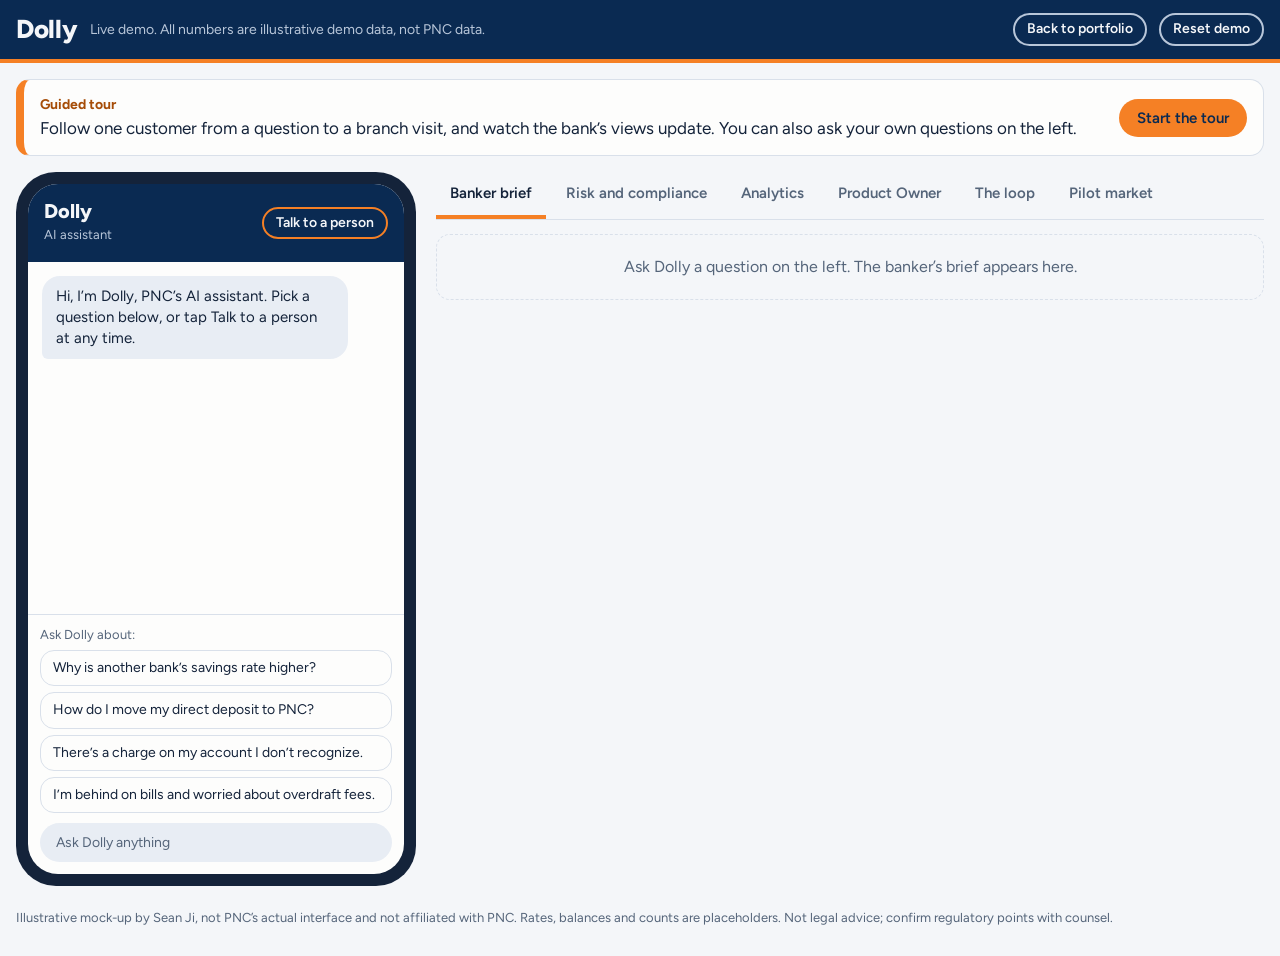
<file: dolly/index.html>
<!DOCTYPE html>
<html lang="en">
<head>
<meta charset="utf-8">
<meta name="viewport" content="width=device-width, initial-scale=1, viewport-fit=cover">
<title>Dolly | Live demo</title>
<link rel="preconnect" href="https://fonts.googleapis.com">
<link href="https://fonts.googleapis.com/css2?family=Figtree:wght@400;500;600;700;800&display=swap" rel="stylesheet">
<style>
:root{
  --bg:#f4f6f9; --surface:#fdfdfc; --surface2:#e8edf4; --ink:#14233a; --muted:#55657a; --line:#d9e0ea;
  --brand:#0a2a52; --brand-ink:#f4f6f9; --accent:#f58025; --accent-ink:#a64d08; --link:#1659a6;
  --ok:#1c7c54; --okbg:#e2f3ea; --warn:#9a4a07; --warnbg:#fdeede; --bad:#b3261e; --badbg:#fbe5e3;
  --bubble-user:#1659a6; --bubble-user-ink:#fdfdfc; --phone:#14233a;
}
@media (prefers-color-scheme: dark){
  :root:not([data-theme="light"]){
    --bg:#0c1a2d; --surface:#13253f; --surface2:#1b3250; --ink:#e8eef6; --muted:#a3b3c8; --line:#27405f;
    --brand:#08213f; --brand-ink:#f4f6f9; --accent:#f58025; --accent-ink:#f58025; --link:#7fb0e6;
    --ok:#5fcf9a; --okbg:#143a2c; --warn:#f0a35e; --warnbg:#3a2a16; --bad:#ff8a80; --badbg:#3d1f1d;
    --bubble-user:#1f5fa8; --bubble-user-ink:#f4f6f9; --phone:#050d18;
  }
}
:root[data-theme="dark"]{
  --bg:#0c1a2d; --surface:#13253f; --surface2:#1b3250; --ink:#e8eef6; --muted:#a3b3c8; --line:#27405f;
  --brand:#08213f; --brand-ink:#f4f6f9; --accent:#f58025; --accent-ink:#f58025; --link:#7fb0e6;
  --ok:#5fcf9a; --okbg:#143a2c; --warn:#f0a35e; --warnbg:#3a2a16; --bad:#ff8a80; --badbg:#3d1f1d;
  --bubble-user:#1f5fa8; --bubble-user-ink:#f4f6f9; --phone:#050d18;
}
:root{box-sizing:border-box;padding-top:env(safe-area-inset-top,0px);padding-bottom:env(safe-area-inset-bottom,0px)}
html{scroll-padding-top:env(safe-area-inset-top,0px)}
*,*::before,*::after{box-sizing:inherit}
body{margin:0;background:var(--bg);color:var(--ink);font:400 16px/1.5 Figtree,system-ui,-apple-system,"Segoe UI",Roboto,Helvetica,Arial,sans-serif}
body::before{content:"";position:fixed;inset:0 0 auto;height:env(safe-area-inset-top,0px);z-index:30;background:var(--brand)}
h1,h2,h3,p{margin:0}
button{font:inherit;color:inherit;cursor:pointer}
:focus-visible{outline:3px solid var(--accent);outline-offset:2px}

.top{position:sticky;top:env(safe-area-inset-top,0px);z-index:29;background:var(--brand);color:var(--brand-ink);border-bottom:4px solid var(--accent)}
.top .in{max-width:1280px;margin:0 auto;padding:10px 16px;display:flex;gap:12px;align-items:center;flex-wrap:wrap}
.top h1{font-size:26px;font-weight:800;letter-spacing:-.01em}
.top .sub{font-size:14px;color:#b8c6d9;flex:1;min-width:200px}
.wrap{max-width:1280px;margin:0 auto;padding:16px}

.btn{border:2px solid transparent;border-radius:999px;padding:8px 16px;font-weight:600;font-size:15px;line-height:1.2;background:var(--surface2);color:var(--ink)}
.btn.primary{background:var(--accent);color:#0a2a52}
.btn.ghost{background:transparent;border-color:var(--link);color:var(--link)}
.btn.light{background:transparent;border-color:#b8c6d9;color:#f4f6f9}
.btn.on{background:var(--okbg);border-color:var(--ok);color:var(--ok)}
.btn[disabled]{opacity:.55;cursor:default}
.btn.sm{padding:6px 12px;font-size:14px}

.tour{display:flex;gap:16px;align-items:center;flex-wrap:wrap;background:var(--surface);border:1px solid var(--line);border-left:8px solid var(--accent);border-radius:14px;padding:14px 16px;margin-bottom:16px}
.tour .cap{flex:1;min-width:240px}
.tour .cap b{display:block;font-size:14px;color:var(--accent-ink);margin-bottom:2px}
.tour .cap span{font-size:17px;line-height:1.4}

.stage{display:grid;grid-template-columns:minmax(0,400px) minmax(0,1fr);gap:20px;align-items:start}
@media (max-width:980px){.stage{grid-template-columns:1fr}}

.phone{background:var(--phone);border-radius:40px;padding:12px;position:sticky;top:calc(env(safe-area-inset-top,0px) + 84px)}
@media (max-width:980px){.phone{position:static}}
.screen{background:var(--surface);border-radius:30px;display:flex;flex-direction:column;height:690px}
.phead{background:var(--brand);color:#f4f6f9;border-radius:30px 30px 0 0;padding:16px;display:flex;justify-content:space-between;align-items:center;gap:8px}
.phead strong{font-size:20px;font-weight:800;display:block;line-height:1.1}
.phead small{font-size:13px;color:#b8c6d9}
.phead .btn{border-color:var(--accent);background:transparent;color:#f4f6f9;padding:6px 12px;font-size:14px}
.msgs{flex:1;overflow-y:auto;padding:14px;display:flex;flex-direction:column;gap:10px}
.row{display:flex;flex-direction:column;gap:6px}
.row.u{align-items:flex-end}.row.d{align-items:flex-start}
.b{padding:10px 14px;border-radius:18px;max-width:88%;font-size:15px;line-height:1.4}
.b.u{background:var(--bubble-user);color:var(--bubble-user-ink);border-bottom-right-radius:6px}
.b.d{background:var(--surface2);border-bottom-left-radius:6px}
.src{font-size:13px;color:var(--muted);border:1px solid var(--line);border-radius:999px;padding:2px 10px}
.acts{display:flex;gap:8px;flex-wrap:wrap}
.sys{align-self:center;font-size:13px;color:var(--muted);background:var(--surface2);border-radius:999px;padding:4px 12px;text-align:center}
.ask{border-top:1px solid var(--line);padding:10px 12px}
.ask p{font-size:13px;color:var(--muted);margin-bottom:6px}
.chips{display:flex;flex-direction:column;gap:6px}
.chip{text-align:left;border:1px solid var(--line);background:var(--surface);border-radius:14px;padding:8px 12px;font-size:14px;line-height:1.3}
.chip:hover{border-color:var(--link)}
.composer{margin:0 12px 12px;background:var(--surface2);color:var(--muted);border-radius:999px;padding:9px 16px;font-size:14px}

.tabs{display:flex;gap:6px;overflow-x:auto;border-bottom:1px solid var(--line);margin-bottom:14px;padding-bottom:0}
.tab{border:0;background:transparent;padding:10px 14px;font-weight:600;font-size:15px;color:var(--muted);border-bottom:4px solid transparent;white-space:nowrap;position:relative}
.tab[aria-selected="true"]{color:var(--ink);border-bottom-color:var(--accent)}
.tab .dot{position:absolute;top:8px;right:4px;width:9px;height:9px;border-radius:50%;background:var(--accent)}
.panel{display:flex;flex-direction:column;gap:14px}
.panel[hidden]{display:none}
.card{background:var(--surface);border:1px solid var(--line);border-radius:14px;padding:16px}
.card h3{font-size:18px;font-weight:700;margin-bottom:8px}
.lead{font-size:15px;color:var(--muted)}
.note{font-size:13px;color:var(--muted)}
.empty{color:var(--muted);padding:20px;text-align:center;border:1px dashed var(--line);border-radius:14px}
.sel{display:flex;gap:6px;flex-wrap:wrap}
.kv{display:grid;grid-template-columns:150px 1fr;gap:10px 14px}
@media (max-width:560px){.kv{grid-template-columns:1fr}}
.kv dt{font-size:13px;color:var(--muted);font-weight:600}
.kv dd{margin:0}
.pillx{display:inline-block;border-radius:999px;padding:2px 10px;font-size:13px;font-weight:700}
.pillx.ok{background:var(--okbg);color:var(--ok)}
.pillx.flag{background:var(--warnbg);color:var(--warn)}
.pillx.na{background:var(--surface2);color:var(--muted)}
.chk{display:grid;grid-template-columns:1fr auto;gap:8px 12px;align-items:center;padding:8px 0;border-bottom:1px solid var(--line)}
.chk:last-child{border-bottom:0}
.log{font-size:14px;display:grid;grid-template-columns:70px 1fr;gap:4px 10px}
.log .t{color:var(--muted);font-variant-numeric:tabular-nums}
.log .flag{color:var(--warn);font-weight:600}
.log .pass{color:var(--ok)}
.bars{display:flex;flex-direction:column;gap:10px}
.bar{display:grid;grid-template-columns:minmax(120px,210px) 1fr 44px;gap:10px;align-items:center;font-size:14px}
.bar .track{height:12px;background:var(--surface2);border-radius:8px;overflow:hidden}
.bar .fill{height:100%;background:var(--link);border-radius:8px}
.bar .fill.o{background:var(--accent)}
.bar .n{text-align:right;font-variant-numeric:tabular-nums;font-weight:600}
.conv{font-size:12px;color:var(--muted)}
.ctl{display:grid;grid-template-columns:1fr;gap:2px;margin-bottom:12px}
.ctl label{display:flex;justify-content:space-between;font-size:14px;font-weight:600}
.ctl input[type=range]{width:100%;accent-color:var(--accent)}
.tblw{overflow-x:auto}
table{border-collapse:collapse;width:100%;font-size:14px}
th,td{text-align:left;padding:8px 10px;border-bottom:1px solid var(--line);vertical-align:top}
th{background:var(--surface2);font-weight:700}
td.num{font-variant-numeric:tabular-nums}
.good{color:var(--ok);font-weight:700}
.flow{display:grid;grid-template-columns:repeat(auto-fit,minmax(150px,1fr));gap:10px}
.node{background:var(--surface2);border-radius:12px;padding:10px 12px;font-size:14px}
.node b{display:block;font-size:20px;font-variant-numeric:tabular-nums}
.node.hot{background:var(--okbg)}
.back{margin-top:10px;font-size:14px;color:var(--accent-ink);font-weight:700}
.foot{font-size:13px;color:var(--muted);padding:6px 16px 28px;max-width:1280px;margin:0 auto}
a{color:var(--link)}
@media (prefers-reduced-motion:no-preference){.b,.sys{animation:in .18s ease-out}}
@keyframes in{from{opacity:0;transform:translateY(4px)}to{opacity:1;transform:none}}
</style>
</head>
<body>
<header class="top"><div class="in">
  <h1>Dolly</h1>
  <p class="sub">Live demo. All numbers are illustrative demo data, not PNC data.</p>
  <a class="btn light sm" href="../" style="text-decoration:none">Back to portfolio</a>
  <button class="btn light sm" data-act="reset">Reset demo</button>
</div></header>

<main class="wrap">
  <div class="tour" id="tour"></div>
  <div class="stage">
    <section class="phone" aria-label="Customer view in the app">
      <div class="screen">
        <div class="phead"><div><strong>Dolly</strong><small>AI assistant</small></div><button class="btn" data-act="person">Talk to a person</button></div>
        <div class="msgs" id="msgs" aria-live="polite"></div>
        <div class="ask"><p>Ask Dolly about:</p><div class="chips" id="chips"></div></div>
        <div class="composer" aria-hidden="true">Ask Dolly anything</div>
      </div>
    </section>
    <section aria-label="What the bank sees">
      <div class="tabs" role="tablist" id="tabs"></div>
      <div id="p-banker" class="panel" role="tabpanel"></div>
      <div id="p-risk" class="panel" role="tabpanel"></div>
      <div id="p-analytics" class="panel" role="tabpanel"></div>
      <div id="p-po" class="panel" role="tabpanel"></div>
      <div id="p-loop" class="panel" role="tabpanel"></div>
      <div id="p-pilot" class="panel" role="tabpanel"></div>
    </section>
  </div>
</main>
<p class="foot">Illustrative mock-up by Sean Ji, not PNC’s actual interface and not affiliated with PNC. Rates, balances and counts are placeholders. Not legal advice; confirm regulatory points with counsel.</p>

<script>
(function(){
'use strict';
var $=function(s,r){return (r||document).querySelector(s)};
var $$=function(s,r){return Array.prototype.slice.call((r||document).querySelectorAll(s))};

var SC={
  rate:{label:'Why is another bank’s savings rate higher?',theme:'Rate comparison',tier:'Answers, then offers a banker',canOffer:true,flags:[]},
  dd:{label:'How do I move my direct deposit to PNC?',theme:'Direct deposit switch',tier:'Answers, then offers a banker',canOffer:true,flags:[]},
  dispute:{label:'There’s a charge on my account I don’t recognize.',theme:'Dispute or fraud',tier:'Hands off immediately',canOffer:false,handoff:true,flags:['Reg E trigger: dispute routed to a person']},
  hard:{label:'I’m behind on bills and worried about overdraft fees.',theme:'Hardship signal',tier:'Hands off immediately',canOffer:false,flags:['Hardship signal: sales offers suppressed']},
  person:{label:'Talk to a person',theme:'Asked for a person',tier:'Hands off immediately',canOffer:false,handoff:true,flags:[]}
};
var SLOTS=['Thu 10:30 at the Downtown Denver branch','Sat 11:00 at the Lakewood branch'];
var BASE={themes:{rate:62,dd:41,fees:33,disputes:18,hardship:9,other:27},funnel:{convos:190,banker:48,appts:31,visits:22,switched:15},offered:40,accepted:6};
var THEME_KEY={rate:'rate',dd:'dd',dispute:'disputes',hard:'hardship',person:'other'};
var THEME_LABEL={rate:'Rate comparison',dd:'Direct deposit switch',fees:'Fees and overdraft',disputes:'Dispute or fraud',hardship:'Hardship signal',other:'Other, including asked for a person'};
var FIX={N:50000,bal:10000,comp:4.40,k:0.12,nib:3000};
var TABS=[['banker','Banker brief'],['risk','Risk and compliance'],['analytics','Analytics'],['po','Product Owner'],['loop','The loop'],['pilot','Pilot market']];

var S;
function fresh(){return {catalog:{apy:3.80,ver:14},msgs:[],convos:[],clock:38462,audit:[],tab:'banker',dirty:{},sel:null,model:{apy:4.10,eng:40,acc:15,bonus:200},tour:0,pub:''};}
function tick(){S.clock+=9;var s=S.clock,h=Math.floor(s/3600),m=Math.floor((s%3600)/60),x=s%60;return (h<10?'0':'')+h+':'+(m<10?'0':'')+m+':'+(x<10?'0':'')+x;}
function log(cid,text,kind){S.audit.unshift({t:tick(),cid:cid,text:text,kind:kind||'info'});touch('risk');}
function touch(){for(var i=0;i<arguments.length;i++){if(S.tab!==arguments[i])S.dirty[arguments[i]]=true;}}
function getC(id){for(var i=0;i<S.convos.length;i++){if(S.convos[i].id===id)return S.convos[i];}return null;}
function selC(){if(!S.convos.length)return null;return getC(S.sel)||S.convos[S.convos.length-1];}

function newConvo(key){
  var sc=SC[key];
  var c={id:S.convos.length+1,key:key,asked:sc.label,theme:sc.theme,tier:sc.tier,canOffer:sc.canOffer,handoff:!!sc.handoff,consent:null,appt:null,dd:false,
    out:{visited:false,switched:false,accepted:false,declined:false},apy:S.catalog.apy,ver:S.catalog.ver,flags:sc.flags.slice()};
  S.convos.push(c);S.sel=c.id;
  S.msgs.push({who:'user',text:sc.label});
  log(c.id,'Question received: '+sc.theme,'info');
  touch('banker','analytics','po','loop');
  return c;
}

function ask(key){
  var c=newConvo(key),cid=c.id;
  if(key==='rate'){
    S.msgs.push({who:'dolly',cid:cid,text:'Savings rates differ by account type and balance. Your High Yield Savings account earns '+S.catalog.apy.toFixed(2)+'% APY. The rate is variable, so it may change after the account is opened. Accurate as of Oct 20, 2026. No minimum balance is needed to earn this APY. Other banks may advertise higher rates with different terms.',src:'Source: HYSA rate sheet v'+S.catalog.ver});
    log(cid,'Answer drawn from approved rate sheet v'+S.catalog.ver+'; Reg DD elements present','pass');
    S.msgs.push({who:'dolly',cid:cid,text:'Want a PNC banker to review options with you? They’ll see this chat.',actions:[{k:'yes',label:'Yes, please',primary:true},{k:'no',label:'Not now'}]});
  }else if(key==='dd'){
    S.msgs.push({who:'dolly',cid:cid,text:'You can start a direct deposit switch right in the app. It takes a few minutes. Want me to open it?',src:'Source: Direct deposit switch help page',actions:[{k:'open',label:'Open the switch',primary:true},{k:'no',label:'Not now'}]});
    log(cid,'Answer drawn from approved help content','pass');
  }else if(key==='dispute'){
    S.msgs.push({who:'dolly',cid:cid,text:'I’m sorry about that. A charge you don’t recognize needs a person on our fraud and disputes team, so I’m connecting you now. Please don’t share full card numbers here.'});
    S.msgs.push({who:'sys',cid:cid,text:'Connected to the disputes team'});
    log(cid,'Reg E trigger: dispute routed to a person. No offers shown.','flag');
  }else if(key==='hard'){
    S.msgs.push({who:'dolly',cid:cid,text:'That sounds stressful, and you’re not alone. I can connect you with a banker to look at options together. Would you like that?',actions:[{k:'yes',label:'Yes, connect me',primary:true},{k:'no',label:'Not now'}]});
    log(cid,'Hardship signal detected. Sales offers suppressed.','flag');
  }
}
function person(){
  var c=newConvo('person');
  S.msgs.push({who:'sys',cid:c.id,text:'Connecting you to a person'});
  log(c.id,'Customer asked for a person: handed off immediately','info');
}
function consent(cid,yes){
  var c=getC(cid);if(!c)return;
  c.consent=yes?'yes':'no';
  log(cid,yes?'Consent logged: banker may follow up':'Consent declined: chat not shared with a banker','info');
  if(yes){
    log(cid,'Brief created for banker'+(c.canOffer?' with approved offers':' without offers'),'pass');
    S.msgs.push({who:'dolly',cid:cid,text:'Done. I’ve shared this chat with a banker. Would you like to meet at a branch?',actions:[{k:'slot0',label:SLOTS[0]},{k:'slot1',label:SLOTS[1]},{k:'later',label:'I’ll wait for a call'}]});
  }else{
    S.msgs.push({who:'dolly',cid:cid,text:'No problem. I won’t share this chat with a banker. You can ask me anything else, or tap Talk to a person at any time.'});
  }
  touch('banker','analytics','risk','po','loop');
}
function book(cid,k){
  var c=getC(cid);if(!c)return;
  if(k==='later'){c.appt='call';S.msgs.push({who:'dolly',cid:cid,text:'Okay. A banker will call you.'});log(cid,'Customer chose a call back','info');}
  else{var i=k==='slot0'?0:1;c.appt=SLOTS[i];S.msgs.push({who:'dolly',cid:cid,text:'You’re booked for '+SLOTS[i]+'. Your banker will have this chat.'});log(cid,'Branch appointment booked: '+SLOTS[i],'pass');}
  touch('banker','analytics','po','loop');
}
function openSwitch(cid){
  var c=getC(cid);if(!c)return;c.dd=true;
  S.msgs.push({who:'sys',cid:cid,text:'Opens the in-app direct deposit switch'});
  log(cid,'Direct deposit switch started in the app','pass');
  S.msgs.push({who:'dolly',cid:cid,text:'Want a banker to check in once you finish?',actions:[{k:'yes',label:'Yes, please',primary:true},{k:'no',label:'No thanks'}]});
  touch('analytics','loop');
}
var LBL={yes:'Yes, please',no:'Not now',open:'Open the switch',slot0:SLOTS[0],slot1:SLOTS[1],later:'I’ll wait for a call'};
function choose(mi,k){
  var m=S.msgs[mi];if(!m||m.chosen)return;
  m.chosen=k;
  var a=m.actions.filter(function(x){return x.k===k})[0];
  S.msgs.push({who:'user',text:a?a.label:LBL[k]});
  if(k==='yes')consent(m.cid,true);
  else if(k==='no')consent(m.cid,false);
  else if(k==='open')openSwitch(m.cid);
  else book(m.cid,k);
}
function chooseLast(k){
  for(var i=S.msgs.length-1;i>=0;i--){if(S.msgs[i].actions&&!S.msgs[i].chosen){choose(i,k);return;}}
}
var OUTL={visited:'visited the branch',switched:'direct deposit switched',accepted:'bonus accepted',declined:'bonus declined'};
function outcome(cid,k){
  var c=getC(cid);if(!c)return;
  if(k==='visited'&&(!c.appt||c.appt==='call'))return;
  if(k==='accepted'){c.out.accepted=true;c.out.declined=false;}
  else if(k==='declined'){c.out.declined=true;c.out.accepted=false;}
  else c.out[k]=true;
  log(cid,'Banker recorded: '+OUTL[k],'info');
  touch('analytics','po','loop','risk');
}

function stats(){
  var cs=S.convos,themes={},k;
  for(k in BASE.themes)themes[k]=BASE.themes[k];
  cs.forEach(function(c){themes[THEME_KEY[c.key]]++;});
  var n=function(f){return cs.filter(f).length;};
  return {
    themes:themes,
    funnel:{convos:BASE.funnel.convos+cs.length,banker:BASE.funnel.banker+n(function(c){return c.consent==='yes'}),appts:BASE.funnel.appts+n(function(c){return c.appt&&c.appt!=='call'}),visits:BASE.funnel.visits+n(function(c){return c.out.visited}),switched:BASE.funnel.switched+n(function(c){return c.out.switched})},
    offered:BASE.offered+n(function(c){return c.consent==='yes'&&c.canOffer}),
    accepted:BASE.accepted+n(function(c){return c.out.accepted}),
    started:n(function(c){return c.dd}),
    rateQs:n(function(c){return c.key==='rate'})
  };
}

function model(){
  var cur=S.catalog.apy,m=S.model,N=FIX.N,B0=FIX.N*FIX.bal;
  var risk=function(a){return Math.min(0.5,Math.max(0,FIX.comp-a)*FIX.k);};
  var e=m.eng/100,ac=m.acc/100;
  var L0=B0*risk(cur),cust0=N*risk(cur);
  var A_L1=B0*risk(m.apy),A_kept=L0-A_L1,A_cost=(B0-A_L1)*(m.apy-cur)/100;
  var B_acc=cust0*e*ac,B_kept=L0*e*ac,B_cost=B_acc*m.bonus,B_nib=B_acc*FIX.nib;
  var C_cust=N*risk(m.apy),C_acc=C_cust*e*ac,C_kept=(L0-A_L1)+A_L1*e*ac,C_cost=A_cost+C_acc*m.bonus,C_nib=C_acc*FIX.nib;
  return {B0:B0,L0:L0,A:{kept:A_kept,cost:A_cost,nib:0},B:{kept:B_kept,cost:B_cost,nib:B_nib},C:{kept:C_kept,cost:C_cost,nib:C_nib}};
}

var fm=function(n){return '$'+(n/1e6).toFixed(2)+'M';};
var fpp=function(c,k){return k>0.0001?'$'+(c/k).toFixed(2):'n/a';};

/* ---------- rendering ---------- */
function renderPhone(){
  var el=$('#msgs');
  el.innerHTML=S.msgs.map(function(m,i){
    if(m.who==='sys')return '<div class="sys">'+m.text+'</div>';
    var cls=m.who==='user'?'u':'d';
    var h='<div class="b '+cls+'">'+m.text+'</div>';
    if(m.src)h+='<div class="src">'+m.src+'</div>';
    if(m.actions)h+='<div class="acts">'+m.actions.map(function(a){return '<button class="btn '+(a.primary?'primary':'ghost')+(m.chosen===a.k?' on':'')+' sm" data-act="'+a.k+'" data-m="'+i+'"'+(m.chosen?' disabled':'')+'>'+a.label+'</button>';}).join('')+'</div>';
    return '<div class="row '+cls+'">'+h+'</div>';
  }).join('');
  el.scrollTop=el.scrollHeight;
}
function renderChips(){
  $('#chips').innerHTML=['rate','dd','dispute','hard'].map(function(k){return '<button class="chip" data-act="ask" data-key="'+k+'">'+SC[k].label+'</button>';}).join('');
}
function selector(){
  if(S.convos.length<2)return '';
  var cur=selC();
  return '<div class="sel">'+S.convos.map(function(c){return '<button class="btn sm '+(c.id===cur.id?'primary':'ghost')+'" data-act="sel" data-id="'+c.id+'">Chat '+c.id+': '+c.theme+'</button>';}).join('')+'</div>';
}
function answered(c){
  if(c.key==='rate')return 'Rate sheet v'+c.ver+': '+c.apy.toFixed(2)+'% APY, variable, accurate as of Oct 20, 2026, no minimum balance, with source shown';
  if(c.key==='dd')return 'Explained the in-app direct deposit switch'+(c.dd?' and opened it for the customer':'');
  if(c.key==='dispute')return 'Handed off to the disputes team';
  if(c.key==='hard')return 'Offered a supportive banker conversation';
  return 'Handed off to a person';
}
function renderBanker(){
  var c=selC(),h='';
  if(!c){$('#p-banker').innerHTML='<div class="empty">Ask Dolly a question on the left. The banker’s brief appears here.</div>';return;}
  h+=selector();
  if(c.handoff){
    h+='<div class="card"><h3>No sales brief</h3><p class="lead">'+(c.key==='dispute'?'This chat went straight to the disputes team. Dolly shows no offers and creates no sales brief.':'The customer asked for a person. Dolly handed off immediately and shows no offers.')+'</p></div>';
  }else if(c.consent!=='yes'){
    h+='<div class="card"><h3>'+(c.consent==='no'?'No brief: customer said not now':'Waiting for the customer’s answer')+'</h3><p class="lead">'+(c.consent==='no'?'Nothing is shared with a banker. Only anonymous theme counts are kept for analytics.':'Dolly asks before sharing anything. Answer in the chat to continue.')+'</p></div>';
  }else{
    var off=c.canOffer?('Relationship bonus: $'+S.model.bonus+' for a direct deposit switch, from the approved offer catalog'):'None. Hardship signal: no product offers. Listen first and review fee-free options.';
    var step=c.appt&&c.appt!=='call'?'Meet at '+c.appt:'Call the customer';
    var ob=function(k,label,dis){var done=c.out[k];return '<button class="btn sm '+(done?'on':'ghost')+'" data-act="out" data-k="'+k+'" data-id="'+c.id+'"'+((done||dis)?' disabled':'')+'>'+(done?'✓ ':'')+label+'</button>';};
    h+='<div class="card"><h3>Customer brief</h3><dl class="kv">'+
      '<dt>Customer asked</dt><dd>'+c.asked+'</dd>'+
      '<dt>Dolly answered</dt><dd>'+answered(c)+'</dd>'+
      '<dt>Context</dt><dd>[Balance] · [Products held] · Converted from FirstBank</dd>'+
      '<dt>Approved offers</dt><dd>'+off+'</dd>'+
      '<dt>Flags</dt><dd>'+(c.flags.length?c.flags.join('; '):'None detected')+'</dd>'+
      '<dt>Consent</dt><dd>Yes, logged. The customer chose to share this chat.</dd>'+
      '<dt>Next step</dt><dd>'+step+'</dd></dl></div>'+
      '<div class="card"><h3>After the conversation</h3><p class="lead" style="margin-bottom:10px">The banker records what happened. These feed analytics and the Product Owner’s numbers.</p><div class="sel">'+
      ob('visited','Customer visited the branch',!(c.appt&&c.appt!=='call'))+ob('switched','Direct deposit switched',false)+
      (c.canOffer?ob('accepted','Bonus accepted',false)+ob('declined','Bonus declined',false):'')+'</div></div>';
  }
  $('#p-banker').innerHTML=h;
}
function chk(label,status,text){return '<div class="chk"><span>'+label+'</span><span class="pillx '+status+'">'+text+'</span></div>';}
function renderRisk(){
  var c=selC(),h='';
  if(!c){h+='<div class="empty">Ask Dolly a question. Every step is checked and logged here.</div>';}
  else{
    var rate=c.key==='rate',src=c.key==='rate'||c.key==='dd',yes=c.consent==='yes';
    h+=selector();
    h+='<div class="card"><h3>Checks for chat '+c.id+': '+c.theme+'</h3>'+
      chk('AI disclosure shown at the start','ok','Pass')+
      chk('Answer drawn from an approved source',src?'ok':'na',src?'Pass':'Not needed')+
      chk('Reg DD elements in a rate answer (APY, variable, as-of date, minimum balance)',rate?'ok':'na',rate?'Pass':'Not needed')+
      chk('Human option visible throughout','ok','Pass')+
      chk('Customer consent before banker follow-up',c.consent?(yes?'ok':'flag'):'na',c.consent?(yes?'Yes, logged':'Declined, not shared'):'Not asked yet')+
      chk('Reg E dispute routed to a person',c.key==='dispute'?'flag':'na',c.key==='dispute'?'Triggered and routed':'Not triggered')+
      chk('Hardship signal: offers suppressed',c.key==='hard'?'flag':'na',c.key==='hard'?'Triggered and suppressed':'Not triggered')+
      chk('Offer comes from the approved catalog',(yes&&c.canOffer)?'ok':'na',(yes&&c.canOffer)?'Pass':'No offer made')+
      '</div>';
  }
  var flagged=S.convos.filter(function(x){return x.flags.length||x.handoff;});
  h+='<div class="card"><h3>Monitoring</h3><dl class="kv"><dt>Chats this session</dt><dd>'+S.convos.length+'</dd><dt>Flagged chats</dt><dd>'+flagged.length+(flagged.length?' (all routed to a person)':'')+'</dd><dt>Escalation misses</dt><dd>0. A miss is a customer who needed a person and did not get one.</dd></dl></div>';
  h+='<div class="card"><h3>Audit log</h3>'+(S.audit.length?'<div class="log">'+S.audit.slice(0,14).map(function(a){return '<span class="t">'+a.t+'</span><span class="'+(a.kind==='flag'?'flag':a.kind==='pass'?'pass':'')+'">'+a.text+(a.cid?' <span class="conv">(chat '+a.cid+')</span>':'')+'</span>';}).join('')+'</div>':'<p class="lead">Nothing logged yet.</p>')+'</div>';
  $('#p-risk').innerHTML=h;
}
function bar(label,n,max,o){return '<div class="bar"><span>'+label+'</span><span class="track"><span class="fill'+(o?' o':'')+'" style="display:block;width:'+Math.max(2,Math.round(n/max*100))+'%"></span></span><span class="n">'+n+'</span></div>';}
function renderAnalytics(){
  var st=stats(),t=st.themes,tmax=Math.max.apply(null,Object.keys(t).map(function(k){return t[k];}));
  var order=Object.keys(t).sort(function(a,b){return t[b]-t[a];});
  var f=st.funnel,fmax=f.convos;
  var rate=function(a,b){return b?Math.round(a/b*100)+'%':'n/a';};
  var h='<div class="card"><h3>What customers are asking</h3><p class="lead" style="margin-bottom:10px">Themes from conversations. Starter data plus your session.</p><div class="bars">'+order.map(function(k){return bar(THEME_LABEL[k],t[k],tmax,k==='rate');}).join('')+'</div></div>';
  h+='<div class="card"><h3>From question to branch visit to switch</h3><div class="bars">'+
    bar('Conversations',f.convos,fmax)+bar('Agreed to a banker',f.banker,fmax)+bar('Booked a branch visit',f.appts,fmax)+bar('Visited the branch',f.visits,fmax,true)+bar('Switched direct deposit',f.switched,fmax,true)+'</div>'+
    '<p class="note" style="margin-top:10px">Agreed to a banker: '+rate(f.banker,f.convos)+' of chats. Booked a visit: '+rate(f.appts,f.banker)+' of those. Visited: '+rate(f.visits,f.appts)+' of bookings. Switched: '+rate(f.switched,f.visits)+' of visits.</p></div>';
  h+='<div class="card"><h3>Offer results</h3><dl class="kv"><dt>Offers shown</dt><dd>'+st.offered+'</dd><dt>Accepted</dt><dd>'+st.accepted+' ('+rate(st.accepted,st.offered)+')</dd></dl><p class="note" style="margin-top:8px">Observed acceptance replaces the assumption in the Product Owner’s rate sandbox.</p></div>';
  $('#p-analytics').innerHTML=h;
}
function poStatic(){
  $('#p-po').innerHTML=
   '<div class="card"><h3>Signal from Dolly</h3><div id="po-signal"></div></div>'+
   '<div class="card"><h3>Rate sandbox for the HYSA</h3><p class="lead" style="margin-bottom:12px">A toy model with placeholder inputs. Change them and compare ways to protect deposits.</p>'+
   '<div class="ctl"><label for="m-apy">Proposed APY <output id="o-apy"></output></label><input id="m-apy" type="range" min="3.5" max="4.6" step="0.05" data-m="apy"></div>'+
   '<div class="ctl"><label for="m-eng">Share of at-risk customers Dolly engages <output id="o-eng"></output></label><input id="m-eng" type="range" min="10" max="70" step="5" data-m="eng"></div>'+
   '<div class="ctl"><label for="m-acc">Share of engaged who accept an offer <output id="o-acc"></output></label><input id="m-acc" type="range" min="5" max="40" step="1" data-m="acc"></div>'+
   '<div class="ctl"><label for="m-bonus">Relationship bonus <output id="o-bonus"></output></label><input id="m-bonus" type="range" min="50" max="400" step="25" data-m="bonus"></div>'+
   '<p class="note" id="po-cur"></p>'+
   '<details style="margin-top:8px"><summary class="note">Placeholder assumptions</summary><p class="note">50,000 savings customers, $10,000 average balance. Market reference rate 4.40%. 12% of balances at risk per point of rate gap. Each accepted switch brings $3,000 of noninterest-bearing balances.</p></details></div>'+
   '<div class="card"><h3>Compare the options</h3><div class="tblw" id="po-out"></div></div>'+
   '<div class="card"><h3>Disclosure check</h3><div id="po-reg"></div></div>'+
   '<div class="card"><button class="btn primary" data-act="publish">Publish proposed APY to the offer catalog</button><p class="note" id="po-pub" style="margin-top:8px"></p></div>';
  var m=S.model;
  $('#m-apy').value=m.apy;$('#m-eng').value=m.eng;$('#m-acc').value=m.acc;$('#m-bonus').value=m.bonus;
}
function poUpdate(){
  if(!$('#po-out'))return;
  var m=S.model,r=model(),st=stats(),cur=S.catalog.apy;
  $('#o-apy').textContent=m.apy.toFixed(2)+'%';$('#o-eng').textContent=m.eng+'%';$('#o-acc').textContent=m.acc+'%';$('#o-bonus').textContent='$'+m.bonus;
  $('#po-cur').textContent='Published now: '+cur.toFixed(2)+'% APY (rate sheet v'+S.catalog.ver+'). Dolly quotes only what is published.';
  var obs=st.offered?st.accepted/st.offered:0;
  $('#po-signal').innerHTML='<dl class="kv"><dt>Rate-comparison chats</dt><dd>'+st.themes.rate+' so far'+(st.rateQs?' (including '+st.rateQs+' from your session)':'')+', the top theme</dd><dt>Observed offer acceptance</dt><dd>'+Math.round(obs*100)+'% ('+st.accepted+' of '+st.offered+'). The sandbox assumes '+m.acc+'%.</dd></dl><p style="margin-top:10px"><button class="btn sm ghost" data-act="observed">Use observed acceptance</button></p>';
  var row=function(label,a,b,c,good){return '<tr><th scope="row">'+label+'</th><td class="num">'+a+'</td><td class="num">'+b+'</td><td class="num">'+c+'</td></tr>';};
  $('#po-out').innerHTML='<table><thead><tr><th></th><th>Rate move only</th><th>Dolly offers only</th><th>Both</th></tr></thead><tbody>'+
    row('Deposits kept vs. doing nothing',fm(r.A.kept),fm(r.B.kept),fm(r.C.kept))+
    row('Added annual cost',fm(r.A.cost),fm(r.B.cost),fm(r.C.cost))+
    row('Cost per $1 kept',fpp(r.A.cost,r.A.kept),fpp(r.B.cost,r.B.kept),fpp(r.C.cost,r.C.kept))+
    row('New noninterest-bearing balances','$0.00M','<span class="good">'+fm(r.B.nib)+'</span>','<span class="good">'+fm(r.C.nib)+'</span>')+
    '</tbody></table><p class="note" style="margin-top:8px">At risk if nothing changes: '+fm(r.L0)+' of '+fm(r.B0)+'. A rate move keeps more dollars but costs more per dollar and does nothing for the noninterest-bearing mix. Targeted offers cost less per dollar and bring primary-relationship balances.</p>';
  var d=m.apy-cur,msg;
  if(Math.abs(d)<0.001)msg='No rate change proposed. Dolly keeps quoting v'+S.catalog.ver+'.';
  else if(d>0)msg='Rate increase on a variable-rate account. Update the rate sheet, website and app. Any advertised APY needs the term annual percentage yield, a variable-rate statement, an as-of date and the minimum balance. Dolly will quote the new rate only after you publish. Confirm with Compliance.';
  else msg='Rate decrease. Changes to a variable rate are exempt from the 30-day change-in-terms notice, but Compliance should confirm the account’s disclosed index and mechanism first. Dolly will quote the new rate only after you publish.';
  $('#po-reg').innerHTML='<p>'+msg+'</p>';
  $('#po-pub').textContent=S.pub;
}
function renderLoop(){
  var st=stats(),f=st.funnel,r=model();
  var node=function(t,n,hot){return '<div class="node'+(hot?' hot':'')+'">'+t+'<b>'+n+'</b></div>';};
  var h='<div class="card"><h3>How the loop runs</h3><div class="flow">'+
    node('Customers ask Dolly',f.convos)+node('Agree to a banker',f.banker)+node('Book a branch visit',f.appts)+node('Visit the branch',f.visits,true)+node('Switch direct deposit',f.switched,true)+'</div>'+
    '<div class="flow" style="margin-top:10px">'+node('Risk checks every step',S.audit.length+' log lines')+node('Analytics learn themes',Object.keys(st.themes).length+' themes')+node('Product Owner tests rates','v'+S.catalog.ver)+node('Catalog update','APY '+S.catalog.apy.toFixed(2)+'%')+'</div>'+
    '<p class="back">↩ The updated catalog goes back to Dolly, so the next customer hears the new answer.</p></div>';
  h+='<div class="card"><h3>How it turns into more deposits and branch visits</h3><dl class="kv">'+
    '<dt>Keep</dt><dd>Rate questions get an honest answer plus a targeted offer, not a blanket rate rise. In the sandbox, Dolly offers keep '+fm(r.B.kept)+' of the '+fm(r.L0)+' at risk, at '+fpp(r.B.cost,r.B.kept)+' per dollar.</dd>'+
    '<dt>Move</dt><dd>Each accepted switch brings primary-relationship balances. The sandbox models '+fm(r.B.nib)+' of new noninterest-bearing balances.</dd>'+
    '<dt>Visit</dt><dd>Dolly books branch visits with the banker already briefed. '+f.appts+' booked and '+f.visits+' completed so far in the demo data.</dd>'+
    '<dt>Learn</dt><dd>Every outcome returns to analytics, so the next rate decision uses observed acceptance ('+st.accepted+' of '+st.offered+') instead of an assumption.</dd></dl></div>';
  $('#p-loop').innerHTML=h;
}
function renderPilot(){
  $('#p-pilot').innerHTML=
  '<div class="card"><h3>Recommendation: pilot in the Denver metro, validate in Phoenix</h3><p class="lead">Denver is where PNC’s retail position, branch network and newly converted FirstBank customers are strongest. Phoenix tests whether the result holds with a smaller footprint.</p></div>'+
  '<div class="card tblw"><table><thead><tr><th></th><th>Denver metro</th><th>Phoenix metro</th><th>Legacy PNC market</th></tr></thead><tbody>'+
  '<tr><th scope="row">Deposit position</th><td>#1 in Denver: 20% retail deposit share</td><td>Smaller position. Share not found.</td><td>Established. Not researched.</td></tr>'+
  '<tr><th scope="row">Branch lever</th><td>14% branch share. About 120 Colorado branches, 82 from FirstBank.</td><td>All 13 Arizona FirstBank branches are in the Phoenix area. PNC has 70+ in Arizona.</td><td>Mature network. Not researched.</td></tr>'+
  '<tr><th scope="row">Converted customers</th><td>Most of the 780,000 converted customers are likely here (82 of 95 branches).</td><td>Fewer (13 of 95 branches).</td><td>None.</td></tr>'+
  '<tr><th scope="row">Regulatory timing</th><td>Colorado’s AI law (SB 26-189) takes effect Jan 1, 2027. Build to it from day one.</td><td>Not researched.</td><td>Not researched.</td></tr>'+
  '<tr><th scope="row">Role</th><td><b>Wave 1 pilot</b></td><td><b>Wave 2 validation</b></td><td><b>Gate D repeat test</b></td></tr>'+
  '</tbody></table></div>'+
  '<div class="card"><h3>Why now</h3><p class="lead">In Q3 2026 PNC’s noninterest-bearing share of average deposits was 22%, down from 23% in Q2. The growth PNC cited came from FirstBank and commercial interest-bearing deposits. A tool that moves consumer primary relationships has room to matter.</p></div>'+
  '<div class="card"><h3>Still to research before committing</h3><p class="lead">Denver-specific competition for savings deposits, app adoption among converted customers, and which branch clusters to include. Pick three or four clusters with a matched comparison group.</p></div>'+
  '<div class="card"><h3>Sources</h3><p class="note"><a href="https://investor.pnc.com/sec-filings/all-sec-filings/content/0001628280-26-044499/0001628280-26-044499.pdf" target="_blank" rel="noopener">PNC Form 8-K, conversion complete (June 22, 2026)</a> · <a href="https://investor.pnc.com/news-events/financial-press-releases/detail/666" target="_blank" rel="noopener">PNC FirstBank announcement (Denver share)</a> · <a href="https://www.sec.gov/Archives/edgar/data/0000713676/000162828026065936/q32026financialhighlightsa.htm" target="_blank" rel="noopener">PNC Q3 2026 financial highlights</a> · <a href="https://www.costar.com/article/1353185986" target="_blank" rel="noopener">CoStar on FirstBank branch counts</a></p></div>';
}
function renderTabs(){
  $('#tabs').innerHTML=TABS.map(function(t){return '<button role="tab" class="tab" data-act="tab" data-tab="'+t[0]+'" aria-selected="'+(S.tab===t[0])+'">'+t[1]+(S.dirty[t[0]]?'<span class="dot" aria-label="updated"></span>':'')+'</button>';}).join('');
  TABS.forEach(function(t){var p=$('#p-'+t[0]);if(p)p.hidden=(S.tab!==t[0]);});
}
var TOUR=[
 {tab:'risk',cap:'A customer asks why another bank’s rate is higher. Dolly answers from the approved rate sheet, shows its source, and every check is logged for Risk and compliance.',run:function(){ask('rate');}},
 {tab:'banker',cap:'She agrees to a banker follow-up and books a branch visit. The banker gets a one-screen brief with an approved offer. Nothing is shared without her yes.',run:function(){chooseLast('yes');chooseLast('slot0');}},
 {tab:'analytics',cap:'After the visit, the banker records what happened. Themes and the funnel from question to branch visit to switch update, so the team sees what moves deposits.',run:function(){var c=S.convos[S.convos.length-1];if(c){outcome(c.id,'visited');outcome(c.id,'accepted');outcome(c.id,'switched');}}},
 {tab:'po',cap:'The Product Owner sees rate questions rising and compares a rate move with targeted offers. Try the sliders, then publish.',run:function(){}},
 {tab:'loop',cap:'The new rate sheet goes live. The next customer who asks hears the updated answer, and the loop starts again.',run:function(){publish();ask('rate');}}
];
function renderTour(){
  var el=$('#tour');
  if(S.tour===0){el.innerHTML='<div class="cap"><b>Guided tour</b><span>Follow one customer from a question to a branch visit, and watch the bank’s views update. You can also ask your own questions on the left.</span></div><button class="btn primary" data-act="tour">Start the tour</button>';return;}
  var done=S.tour>=TOUR.length;
  el.innerHTML='<div class="cap"><b>Step '+S.tour+' of '+TOUR.length+'</b><span>'+TOUR[S.tour-1].cap+'</span></div><button class="btn primary" data-act="'+(done?'reset':'tour')+'">'+(done?'Restart the demo':'Next step')+'</button>';
}
function tourNext(){
  if(S.tour>=TOUR.length)return;
  var s=TOUR[S.tour];s.run();S.tab=s.tab;S.dirty[s.tab]=false;S.tour++;renderAll();
}
function publish(){
  var m=S.model;
  if(Math.abs(m.apy-S.catalog.apy)<0.001){S.pub='No change to publish. The proposed APY matches the catalog.';return;}
  S.catalog.apy=Math.round(m.apy*100)/100;S.catalog.ver++;
  S.pub='Published rate sheet v'+S.catalog.ver+' at '+S.catalog.apy.toFixed(2)+'% APY. Dolly now quotes this rate.';
  S.audit.unshift({t:tick(),cid:null,text:'Catalog published: rate sheet v'+S.catalog.ver+' at '+S.catalog.apy.toFixed(2)+'% APY','kind':'pass'});
  touch('risk','loop','analytics');
}
function renderAll(){renderPhone();renderChips();renderTabs();renderBanker();renderRisk();renderAnalytics();renderLoop();renderTour();poUpdate();}

function reset(){
  S=fresh();
  S.msgs.push({who:'dolly',text:'Hi, I’m Dolly, PNC’s AI assistant. Pick a question below, or tap Talk to a person at any time.'});
  S.audit.unshift({t:tick(),cid:null,text:'AI disclosure shown at the start of the chat',kind:'pass'});
  renderPilot();poStatic();renderAll();
}

document.addEventListener('click',function(e){
  var b=e.target.closest('[data-act]');if(!b||b.disabled)return;
  var a=b.getAttribute('data-act');
  if(b.getAttribute('data-m')!==null){choose(parseInt(b.getAttribute('data-m'),10),a);renderAll();return;}
  if(a==='ask'){ask(b.getAttribute('data-key'));S.tab=S.tab;renderAll();}
  else if(a==='person'){person();renderAll();}
  else if(a==='tab'){S.tab=b.getAttribute('data-tab');S.dirty[S.tab]=false;renderTabs();}
  else if(a==='sel'){S.sel=parseInt(b.getAttribute('data-id'),10);renderBanker();renderRisk();}
  else if(a==='out'){outcome(parseInt(b.getAttribute('data-id'),10),b.getAttribute('data-k'));renderAll();}
  else if(a==='publish'){publish();renderAll();}
  else if(a==='observed'){var st=stats();var o=st.offered?Math.round(st.accepted/st.offered*100):15;S.model.acc=Math.min(40,Math.max(5,o));$('#m-acc').value=S.model.acc;poUpdate();}
  else if(a==='tour'){tourNext();}
  else if(a==='reset'){reset();}
});
document.addEventListener('input',function(e){
  var k=e.target.getAttribute&&e.target.getAttribute('data-m');
  if(!k||e.target.tagName!=='INPUT')return;
  S.model[k]=parseFloat(e.target.value);poUpdate();renderLoop();
});
reset();
})();
</script>
</body>
</html>
</file>
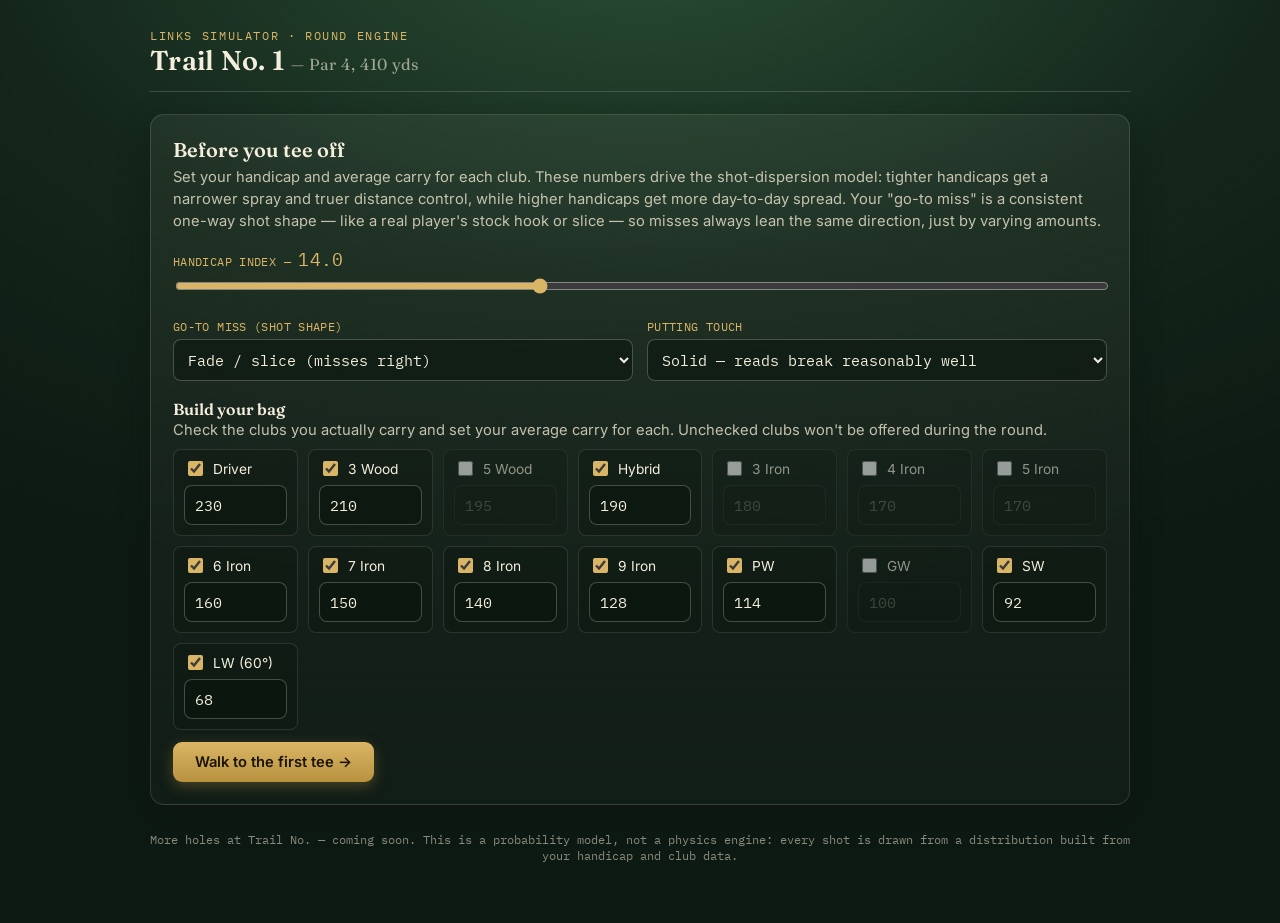
<file: golf-simulator/index.html>
<!DOCTYPE html>
<html lang="en">
<head>
<meta charset="UTF-8">
<meta name="viewport" content="width=device-width, initial-scale=1.0">
<title>Trail No. 1 — Links Simulator</title>
<link rel="preconnect" href="https://fonts.googleapis.com">
<link href="https://fonts.googleapis.com/css2?family=Fraunces:opsz,wght@9..144,500;9..144,600;9..144,700&family=Inter:wght@400;500;600;700&family=IBM+Plex+Mono:wght@500;600&display=swap" rel="stylesheet">
<style>
  :root{
    --fairway-dark:#1e3d2b;
    --fairway-mid:#356a45;
    --rough:#254a30;
    --sand:#d9c48f;
    --water:#3f6f93;
    --green-putting:#6fae5c;
    --cream:#f4efdd;
    --cream2:#eee7d0;
    --ink:#182016;
    --ink-soft:#3c4a3a;
    --brass:#b8923f;
    --brass-light:#d9b565;
    --flag:#a4342a;
    --line:rgba(24,32,22,0.14);
    --shadow: 0 10px 30px rgba(10,20,12,0.35);
  }
  *{box-sizing:border-box;}
  html,body{margin:0;padding:0;}
  body{
    background: radial-gradient(1200px 700px at 50% -10%, #2a4f36 0%, #14261b 55%, #0d1913 100%);
    color:var(--cream);
    font-family:'Inter',sans-serif;
    min-height:100vh;
    padding:28px 16px 60px;
  }
  .wrap{max-width:980px;margin:0 auto;}
  h1,h2,h3{font-family:'Fraunces',serif;font-weight:600;margin:0;}
  .brandbar{
    display:flex;align-items:baseline;justify-content:space-between;
    border-bottom:1px solid rgba(244,239,221,0.18);
    padding-bottom:14px;margin-bottom:22px;
    flex-wrap:wrap;gap:8px;
  }
  .brandbar h1{font-size:1.7rem;letter-spacing:0.01em;}
  .brandbar .eyebrow{
    font-family:'IBM Plex Mono',monospace;font-size:0.72rem;letter-spacing:0.14em;
    text-transform:uppercase;color:var(--brass-light);
  }
  .scoreline{
    font-family:'IBM Plex Mono',monospace;font-size:0.85rem;color:var(--cream2);
    display:flex;gap:18px;flex-wrap:wrap;
  }
  .scoreline b{color:var(--brass-light);}

  .card{
    background:linear-gradient(180deg, rgba(244,239,221,0.06), rgba(244,239,221,0.02));
    border:1px solid rgba(244,239,221,0.14);
    border-radius:14px;
    padding:22px;
    margin-bottom:18px;
    box-shadow:var(--shadow);
  }
  .card h2{font-size:1.25rem;margin-bottom:4px;}
  .subtext{color:var(--cream2);opacity:0.8;font-size:0.92rem;margin-bottom:16px;line-height:1.5;}

  /* ---- Setup form ---- */
  .grid2{display:grid;grid-template-columns:1fr 1fr;gap:14px;}
  @media (max-width:640px){.grid2{grid-template-columns:1fr;}}
  label{display:block;font-size:0.78rem;letter-spacing:0.03em;color:var(--brass-light);margin-bottom:5px;font-family:'IBM Plex Mono',monospace;text-transform:uppercase;}
  input[type=number], select{
    width:100%;padding:9px 10px;border-radius:8px;border:1px solid rgba(244,239,221,0.25);
    background:rgba(10,20,14,0.55);color:var(--cream);font-family:'IBM Plex Mono',monospace;font-size:0.95rem;
  }
  input[type=range]{width:100%;accent-color:var(--brass-light);}
  .clubs-table{display:grid;grid-template-columns:repeat(auto-fill,minmax(120px,1fr));gap:10px;margin-top:6px;}
  .club-cell{background:rgba(10,20,14,0.35);border:1px solid rgba(244,239,221,0.12);border-radius:8px;padding:8px 10px;}
  .club-cell label{margin-bottom:3px;color:var(--cream2);}
  .club-cell.club-cell--picker{padding:8px 10px 10px;}
  .club-check-row{display:flex;align-items:center;gap:7px;margin-bottom:6px;}
  .club-check-row input[type=checkbox]{width:15px;height:15px;accent-color:var(--brass-light);cursor:pointer;}
  .club-check-row label{margin:0;color:var(--cream);font-family:'Inter',sans-serif;text-transform:none;letter-spacing:normal;font-size:0.86rem;cursor:pointer;flex:1;}
  .club-cell input[type=number]:disabled{opacity:0.35;}
  .club-cell.club-out{opacity:0.55;}
  .hcp-readout{font-family:'IBM Plex Mono',monospace;color:var(--brass-light);font-size:1.1rem;}

  button{
    font-family:'Inter',sans-serif;font-weight:600;font-size:0.92rem;
    background:linear-gradient(180deg, var(--brass-light), var(--brass));
    color:#1c1406;border:none;border-radius:9px;padding:11px 22px;cursor:pointer;
    box-shadow:0 4px 14px rgba(184,146,63,0.35);
    transition:transform 0.08s ease, box-shadow 0.15s ease;
  }
  button:hover{transform:translateY(-1px);box-shadow:0 6px 18px rgba(184,146,63,0.45);}
  button:active{transform:translateY(0px);}
  button.ghost{
    background:transparent;color:var(--cream);border:1px solid rgba(244,239,221,0.35);
    box-shadow:none;font-weight:500;
  }
  button.ghost:hover{background:rgba(244,239,221,0.08);}
  button:disabled{opacity:0.4;cursor:not-allowed;transform:none;box-shadow:none;}

  /* ---- Play screen ---- */
  .playgrid{display:grid;grid-template-columns:minmax(260px,340px) 1fr;gap:18px;}
  @media (max-width:820px){.playgrid{grid-template-columns:1fr;}}
  .stage{
    display:flex;flex-direction:column;align-items:center;gap:10px;
    background:radial-gradient(circle at 50% 30%, #0f1e14, #0a140e 80%);
    border-radius:14px;padding:14px;border:1px solid rgba(244,239,221,0.1);
  }
  canvas{border-radius:8px;max-width:100%;height:auto;cursor:crosshair;}
  .hint{font-size:0.8rem;color:var(--cream2);opacity:0.75;text-align:center;font-family:'IBM Plex Mono',monospace;}

  .panel h3{font-size:1.05rem;margin-bottom:2px;}
  .stat-row{display:flex;justify-content:space-between;font-family:'IBM Plex Mono',monospace;font-size:0.88rem;padding:6px 0;border-bottom:1px dashed rgba(244,239,221,0.15);}
  .stat-row span:first-child{color:var(--cream2);}
  .stat-row span:last-child{color:var(--brass-light);font-weight:600;}
  .lie-badge{
    display:inline-block;padding:3px 10px;border-radius:20px;font-family:'IBM Plex Mono',monospace;
    font-size:0.75rem;letter-spacing:0.04em;text-transform:uppercase;margin-top:4px;
  }
  .lie-fairway{background:rgba(53,106,69,0.5);color:#bfe6c8;border:1px solid #4d8a5e;}
  .lie-rough{background:rgba(37,74,48,0.6);color:#a9c9ac;border:1px solid #3c6a49;}
  .lie-trees{background:rgba(60,40,20,0.6);color:#d8b98a;border:1px solid #7a5230;}
  .lie-bunker{background:rgba(217,196,143,0.25);color:#e8dcb2;border:1px solid #b8a267;}
  .lie-green{background:rgba(111,174,92,0.35);color:#d5f0c5;border:1px solid #6fae5c;}
  .lie-water{background:rgba(63,111,147,0.35);color:#c3dced;border:1px solid #4a83ad;}

  select#clubSelect, select#chipSelect{margin-bottom:10px;}
  .action-row{display:flex;gap:10px;margin-top:12px;flex-wrap:wrap;}
  .log{
    margin-top:14px;max-height:160px;overflow-y:auto;font-family:'IBM Plex Mono',monospace;font-size:0.8rem;
    color:var(--cream2);display:flex;flex-direction:column;gap:6px;
  }
  .log div{padding:6px 8px;background:rgba(10,20,14,0.35);border-left:2px solid var(--brass);border-radius:4px;}

  .holed-banner{
    text-align:center;padding:30px 16px;
  }
  .holed-banner .score-badge{
    font-family:'Fraunces',serif;font-size:3rem;color:var(--brass-light);margin:10px 0;
  }
  .hidden{display:none !important;}
  .footer-note{text-align:center;color:var(--cream2);opacity:0.55;font-size:0.78rem;margin-top:26px;font-family:'IBM Plex Mono',monospace;}

  .utility-row{display:flex;gap:10px;flex-wrap:wrap;margin-bottom:14px;}
  .utility-row button{font-size:0.82rem;padding:8px 14px;}

  .modal-overlay{
    position:fixed;inset:0;background:rgba(8,14,10,0.72);
    display:flex;align-items:center;justify-content:center;z-index:50;padding:16px;
  }
  .modal-card{
    background:linear-gradient(180deg, #1c3324, #142519);
    border:1px solid rgba(244,239,221,0.2);border-radius:14px;
    padding:24px;max-width:520px;width:100%;max-height:88vh;overflow-y:auto;
    box-shadow:var(--shadow);
  }
  .modal-card h2{font-size:1.15rem;margin-bottom:4px;}
</style>
</head>
<body>
<div class="wrap">

  <div class="brandbar">
    <div>
      <div class="eyebrow">Links Simulator · Round Engine</div>
      <h1>Trail No. 1 <span style="font-weight:400;opacity:0.6;font-size:1rem;">— Par 4, 410 yds</span></h1>
    </div>
    <div class="scoreline" id="scoreline"></div>
  </div>

  <!-- ============ SETUP SCREEN ============ -->
  <div id="setupScreen" class="card">
    <h2>Before you tee off</h2>
    <div class="subtext">Set your handicap and average carry for each club. These numbers drive the shot-dispersion model: tighter handicaps get a narrower spray and truer distance control, while higher handicaps get more day-to-day spread. Your "go-to miss" is a consistent one-way shot shape — like a real player's stock hook or slice — so misses always lean the same direction, just by varying amounts.</div>

    <label for="hcpRange">Handicap Index — <span class="hcp-readout" id="hcpReadout">14.0</span></label>
    <input type="range" id="hcpRange" min="0" max="36" step="0.5" value="14">
    <br><br>

    <div class="grid2">
      <div>
        <label for="tendency">Go-to miss (shot shape)</label>
        <select id="tendency">
          <option value="draw">Draw / hook (misses left)</option>
          <option value="fade" selected>Fade / slice (misses right)</option>
          <option value="straight">Dead straight (rare!)</option>
        </select>
      </div>
      <div>
        <label for="puttingFeel">Putting touch</label>
        <select id="puttingFeel">
          <option value="solid" selected>Solid — reads break reasonably well</option>
          <option value="firm">Aggressive — hits it firm at the hole</option>
          <option value="cautious">Cautious — leaves it short a lot</option>
        </select>
      </div>
    </div>

    <h3 style="margin-top:18px;font-size:1rem;">Build your bag</h3>
    <div class="subtext" style="margin-bottom:8px;">Check the clubs you actually carry and set your average carry for each. Unchecked clubs won't be offered during the round.</div>
    <div class="clubs-table clubs-table--picker" id="clubInputs"></div>

    <div class="action-row">
      <button id="startRoundBtn">Walk to the first tee →</button>
    </div>
  </div>

  <!-- ============ PLAY SCREEN ============ -->
  <div id="playScreen" class="hidden">
    <div class="playgrid">
      <div class="card panel">
        <h3 id="modeTitle">Tee Shot</h3>
        <div class="subtext" id="modeHint" style="margin-bottom:8px;">Click a spot on the hole to set your target line.</div>

        <div class="stat-row"><span>Distance to pin</span><span id="statDist">—</span></div>
        <div class="stat-row"><span>Lie</span><span id="statLie">—</span></div>
        <div class="stat-row"><span>Stroke</span><span id="statStroke">—</span></div>

        <div id="clubControls" style="margin-top:14px;">
          <label for="clubSelect">Club</label>
          <select id="clubSelect"></select>
        </div>

        <div id="chipControls" class="hidden" style="margin-top:14px;">
          <label for="chipSelect">Chip / pitch type</label>
          <select id="chipSelect"></select>
        </div>

        <div class="action-row">
          <button id="hitBtn" disabled>Hit it</button>
          <button id="clearAimBtn" class="ghost">Clear aim</button>
        </div>

        <div class="utility-row">
          <button id="undoBtn" class="ghost" disabled>↺ Undo last stroke</button>
          <button id="adjustDistBtn" class="ghost">Edit clubs & distances</button>
        </div>

        <div class="log" id="log"></div>
      </div>

      <div class="stage">
        <canvas id="viewCanvas" width="480" height="760"></canvas>
        <div class="hint" id="stageHint">Click anywhere on the hole to aim your shot.</div>
      </div>
    </div>
  </div>

  <!-- ============ ADJUST DISTANCES MODAL ============ -->
  <div id="distanceModal" class="modal-overlay hidden">
    <div class="modal-card">
      <h2>Edit clubs & distances</h2>
      <div class="subtext">Add or drop clubs from your bag, or update your average carry — mid-round, this won't reset your current position on the hole. You need at least one club in the bag.</div>
      <div class="clubs-table clubs-table--picker" id="clubInputsMid"></div>
      <div class="action-row">
        <button id="saveDistBtn">Save changes</button>
        <button id="cancelDistBtn" class="ghost">Cancel</button>
      </div>
    </div>
  </div>

  <!-- ============ HOLED SCREEN ============ -->
  <div id="holedScreen" class="hidden card holed-banner">
    <div class="eyebrow" style="text-align:center;">Hole 1 complete</div>
    <div class="score-badge" id="finalScoreBadge">—</div>
    <div class="subtext" id="finalScoreText" style="max-width:420px;margin:0 auto 18px;"></div>
    <button id="replayBtn">Play the hole again</button>
    <button id="resetBtn" class="ghost" style="margin-left:8px;">Change clubs / handicap</button>
    <button id="undoFromHoledBtn" class="ghost" style="margin-left:8px;">↺ Undo last stroke</button>
  </div>

  <div class="footer-note">More holes at Trail No. — coming soon. This is a probability model, not a physics engine: every shot is drawn from a distribution built from your handicap and club data.</div>
</div>

<script>
/* =========================================================================
   GOLF DISPERSION SIMULATOR — HOLE 1
   Coordinate system: yards. x = lateral offset from centerline (negative = left,
   positive = right). y = distance from the tee toward the green (0 at tee).
   ========================================================================= */

const CLUB_CATALOG = [
  ["Driver",230],["3 Wood",210],["5 Wood",195],["Hybrid",190],
  ["3 Iron",180],["4 Iron",170],["5 Iron",170],["6 Iron",160],
  ["7 Iron",150],["8 Iron",140],["9 Iron",128],
  ["PW",114],["GW",100],["SW",92],["LW (60°)",68]
];
const DEFAULT_BAG = ["Driver","3 Wood","Hybrid","6 Iron","7 Iron","8 Iron","9 Iron","PW","SW","LW (60°)"];

const CHIP_TYPES = [
  {key:"bump", name:"Bump & Run", angleBase:3.2, distDispPct:0.14, lies:["fairway","rough","fringe","trees"]},
  {key:"pitch", name:"Pitch", angleBase:5.5, distDispPct:0.17, lies:["fairway","rough","fringe"]},
  {key:"flop", name:"Flop Shot", angleBase:8.5, distDispPct:0.24, lies:["fairway","rough","fringe"]},
  {key:"sand", name:"Sand Splash", angleBase:6.5, distDispPct:0.20, lies:["bunker"]}
];

const LIE_MODS = {
  fairway:{distMult:1.0, angleMult:1.0, label:"Fairway", cls:"lie-fairway"},
  rough:{distMult:0.90, angleMult:1.35, label:"Rough", cls:"lie-rough"},
  trees:{distMult:0.72, angleMult:1.9, label:"Trees / heavy rough", cls:"lie-trees"},
  bunker:{distMult:0.85, angleMult:1.55, label:"Fairway bunker", cls:"lie-bunker"},
  green:{distMult:1.0, angleMult:1.0, label:"On the green", cls:"lie-green"},
  water:{distMult:1.0, angleMult:1.0, label:"Water", cls:"lie-water"},
  fringe:{distMult:0.97, angleMult:1.1, label:"Fringe", cls:"lie-fairway"}
};

/* ---------------- Hole geometry (Hole 1 — Par 4, 410 yds) ---------------- */
const HOLE = {
  par: 4,
  length: 410,
  greenCenter: {x:20, y:400},
  greenR: {x:17, y:22},
  bunkers: [
    {cx:-16, cy:195, rx:12, ry:15}, // fairway bunker left, guards dogleg
    {cx:39, cy:218, rx:10, ry:12},  // fairway bunker right, corner cut
    {cx:-2, cy:393, rx:7, ry:9},    // greenside left
    {cx:41, cy:407, rx:6, ry:7}     // greenside right
  ],
  water: {cx:56, cy:150, rx:20, ry:46}, // right side hazard, tee shot risk
  fairwayWidth: (y)=>{
    if(y<150) return 21;
    if(y<260) return 15.5;
    if(y<350) return 19;
    return 24;
  },
  centerline: (y)=>{
    if(y<180) return 0;
    if(y<260) return 20*((y-180)/80);
    return 20;
  }
};

/* ---------------- Aerial-map dressing: organic hazard shapes + tree line ----------------
   Generated once at load so the hole keeps a consistent look for the whole session,
   like a satellite photo simplified into flat vector shapes. */
function makeBlobPoints(cx,cy,rx,ry,n,jitter){
  const pts=[];
  for(let i=0;i<n;i++){
    const theta=(i/n)*Math.PI*2;
    const jr = 1-jitter/2+Math.random()*jitter;
    pts.push({x:cx+Math.cos(theta)*rx*jr, y:cy+Math.sin(theta)*ry*jr});
  }
  return pts;
}
HOLE.bunkers.forEach(b=>{ b.blob = makeBlobPoints(b.cx,b.cy,b.rx,b.ry,12,0.34); });
HOLE.water.blob = makeBlobPoints(HOLE.water.cx,HOLE.water.cy,HOLE.water.rx,HOLE.water.ry,16,0.2);

const TREES = [];
(function genTrees(){
  for(let y=-10; y<=HOLE.length+30; y+=17){
    const yy = Math.max(y,0);
    const hw = HOLE.fairwayWidth(yy), c = HOLE.centerline(yy);
    if(Math.random()<0.88){
      const xOff = hw+16+Math.random()*24;
      TREES.push({x:c-xOff, y:y+Math.random()*10-5, r:5+Math.random()*5});
    }
    if(Math.random()<0.42){
      const xOff = hw+16+Math.random()*42;
      TREES.push({x:c-xOff, y:y+Math.random()*10-5, r:4+Math.random()*4});
    }
    if(Math.random()<0.88){
      const xOff = hw+16+Math.random()*24;
      TREES.push({x:c+xOff, y:y+Math.random()*10-5, r:5+Math.random()*5});
    }
    if(Math.random()<0.42){
      const xOff = hw+16+Math.random()*42;
      TREES.push({x:c+xOff, y:y+Math.random()*10-5, r:4+Math.random()*4});
    }
  }
})();


/* ---------------- Utility math ---------------- */
function gauss(mean=0, std=1){
  let u=1-Math.random(), v=Math.random();
  let z=Math.sqrt(-2*Math.log(u))*Math.cos(2*Math.PI*v);
  return z*std+mean;
}
function deg2rad(d){return d*Math.PI/180;}
function rad2deg(r){return r*180/Math.PI;}
function dist(a,b){return Math.hypot(a.x-b.x,a.y-b.y);}
function clamp(v,lo,hi){return Math.max(lo,Math.min(hi,v));}
function insideEllipse(px,py,e){
  const dx=(px-e.cx)/e.rx, dy=(py-e.cy)/e.ry;
  return dx*dx+dy*dy<=1;
}

function angleDispersionDeg(hcp){ return 1.7 + hcp*0.24; }
function distDispersionPct(hcp){ return 0.022 + hcp*0.0016; }
function missBiasDeg(hcp, tendency){
  // consistent, one-way shot shape (like a real player's stock hook/slice) —
  // the mean of every shot shifts this direction; gaussian spread around it
  // is what makes the miss sometimes small (a gentle draw/fade) and
  // sometimes bigger (a real hook/slice), without ever crossing over.
  const mag = clamp(1.4 + hcp*0.22, 0, 11);
  if(tendency==="draw") return -mag;
  if(tendency==="fade") return mag;
  return 0; // straight
}
function puttSkillStd(hcp, distYds){
  // combined lateral+speed error, in yards, feeding the "miss distance from cup"
  const base = 0.045 + hcp*0.0068;
  return base * Math.sqrt(distYds+1);
}

/* ---------------- Shot-shape animation (curved ball flight) ---------------- */
function normalize(v){ const len = Math.hypot(v.x,v.y)||1; return {x:v.x/len, y:v.y/len}; }
let frozenChipGeo = null;

function animateBallFlight(startPos, finalPos, aimPos, viewMode, onComplete){
  state.animating = true;
  updateInteractionLock();
  if(viewMode==="chip") frozenChipGeo = chipScaleAndCenter();

  const travel = dist(startPos, finalPos) || 1;
  const aimDir = normalize({x:(aimPos?aimPos.x:finalPos.x)-startPos.x, y:(aimPos?aimPos.y:finalPos.y)-startPos.y});
  // ball leaves along the aim line, then bends toward where it actually finishes —
  // that bend is the visual signature of a draw/fade/hook/slice or a putt's break.
  const ctrl = {x: startPos.x + aimDir.x*travel*0.45, y: startPos.y + aimDir.y*travel*0.45};

  const duration = clamp(travel*11, 550, 1900);
  let t0 = null;

  function step(ts){
    if(t0===null) t0 = ts;
    const p = Math.min((ts-t0)/duration, 1);
    const e = 1-Math.pow(1-p, 2); // ease-out
    const x = (1-e)*(1-e)*startPos.x + 2*(1-e)*e*ctrl.x + e*e*finalPos.x;
    const y = (1-e)*(1-e)*startPos.y + 2*(1-e)*e*ctrl.y + e*e*finalPos.y;
    state.ball = {x,y};
    render();
    if(p<1){
      requestAnimationFrame(step);
    } else {
      state.ball = finalPos;
      frozenChipGeo = null;
      state.animating = false;
      updateInteractionLock();
      onComplete();
    }
  }
  requestAnimationFrame(step);
}

function updateInteractionLock(){
  const locked = !!state.animating;
  document.getElementById("hitBtn").disabled = locked || !state.pendingTarget;
  document.getElementById("clearAimBtn").disabled = locked;
  const u = document.getElementById("undoBtn");
  if(u) u.disabled = locked || state.history.length===0;
  cv.style.cursor = locked ? "default" : "crosshair";
}

function getZone(x,y){
  if(insideEllipse(x,y,{cx:HOLE.greenCenter.x,cy:HOLE.greenCenter.y,rx:HOLE.greenR.x,ry:HOLE.greenR.y})) return "green";
  for(const b of HOLE.bunkers){ if(insideEllipse(x,y,b)) return "bunker"; }
  if(insideEllipse(x,y,HOLE.water)) return "water";
  if(y<0) return "trees"; // behind tee, treat as trouble
  const hw = HOLE.fairwayWidth(y);
  const c = HOLE.centerline(y);
  const off = Math.abs(x-c);
  if(off<=hw) return "fairway";
  if(off<=hw+16) return "rough";
  return "trees";
}

/* ---------------- Game state ---------------- */
const state = {
  player:{handicap:14, clubs:{}, clubDistances:{}, tendency:"fade", puttingFeel:"solid"},
  ball:{x:0,y:0},
  pin:{x:20,y:400},
  greenSlope:{dirDeg:0, grade:0.03},
  mode:"tee", // tee | chip | putt | holed
  strokes:0,
  putts:0,
  pendingTarget:null,
  log:[],
  history:[],
  animating:false,
  hoverPoint:null
};

/* ---------------- Setup screen build ---------------- */
const clubInputsEl = document.getElementById("clubInputs");

CLUB_CATALOG.forEach(([name,d])=>{ state.player.clubDistances[name] = d; });

function buildClubPickerRows(container, includedNames){
  container.innerHTML = "";
  CLUB_CATALOG.forEach(([name, defaultDist])=>{
    const checked = includedNames.includes(name);
    const val = state.player.clubDistances[name] ?? defaultDist;
    const cell = document.createElement("div");
    cell.className = "club-cell club-cell--picker" + (checked ? "" : " club-out");
    cell.innerHTML = `
      <div class="club-check-row">
        <input type="checkbox" data-club-check="${name}" ${checked ? "checked" : ""}>
        <label>${name}</label>
      </div>
      <input type="number" min="20" max="330" value="${val}" data-club="${name}" ${checked ? "" : "disabled"}>`;
    container.appendChild(cell);
    const checkbox = cell.querySelector("input[type=checkbox]");
    const numInput = cell.querySelector("input[type=number]");
    checkbox.addEventListener("change", ()=>{
      numInput.disabled = !checkbox.checked;
      cell.classList.toggle("club-out", !checkbox.checked);
    });
  });
}

buildClubPickerRows(clubInputsEl, DEFAULT_BAG);

const hcpRange = document.getElementById("hcpRange");
const hcpReadout = document.getElementById("hcpReadout");
hcpRange.addEventListener("input", ()=>{ hcpReadout.textContent = parseFloat(hcpRange.value).toFixed(1); });

document.getElementById("startRoundBtn").addEventListener("click", ()=>{
  state.player.handicap = parseFloat(hcpRange.value);
  state.player.tendency = document.getElementById("tendency").value;
  state.player.puttingFeel = document.getElementById("puttingFeel").value;
  state.player.clubs = {};
  clubInputsEl.querySelectorAll(".club-cell--picker").forEach(cell=>{
    const checkbox = cell.querySelector("input[type=checkbox]");
    const numInput = cell.querySelector("input[type=number]");
    const name = checkbox.dataset.clubCheck;
    const distVal = parseFloat(numInput.value) || 100;
    state.player.clubDistances[name] = distVal;
    if(checkbox.checked) state.player.clubs[name] = distVal;
  });
  if(Object.keys(state.player.clubs).length===0){
    alert("Pick at least one club for your bag before teeing off.");
    return;
  }
  startHole();
  document.getElementById("setupScreen").classList.add("hidden");
  document.getElementById("playScreen").classList.remove("hidden");
});

/* ---------------- Hole lifecycle ---------------- */
function startHole(){
  state.ball = {x:0,y:0};
  state.strokes = 0;
  state.putts = 0;
  state.mode = "tee";
  state.pendingTarget = null;
  state.log = [];
  state.history = [];
  state.animating = false;
  // randomize pin within green, and green slope, each time the hole is (re)played
  const ang = Math.random()*Math.PI*2;
  const r = Math.random()*0.55;
  state.pin = {
    x: HOLE.greenCenter.x + Math.cos(ang)*HOLE.greenR.x*r,
    y: HOLE.greenCenter.y + Math.sin(ang)*HOLE.greenR.y*r
  };
  state.greenSlope = {dirDeg: Math.random()*360, grade: 0.015+Math.random()*0.035};
  populateClubSelect();
  populateChipSelect();
  updateUndoButtons();
  document.getElementById("holedScreen").classList.add("hidden");
  document.getElementById("playScreen").classList.remove("hidden");
  refreshUI();
}

function populateClubSelect(){
  const sel = document.getElementById("clubSelect");
  sel.innerHTML = "";
  const distToPin = dist(state.ball, state.pin);
  // sort clubs by how close their distance is to distance-to-pin, suggest a sensible default
  const entries = Object.entries(state.player.clubs);
  entries.sort((a,b)=> Math.abs(a[1]-distToPin) - Math.abs(b[1]-distToPin));
  entries.sort((a,b)=> b[1]-a[1]); // display long to short, still fine
  entries.forEach(([name,d])=>{
    const opt = document.createElement("option");
    opt.value = name; opt.textContent = `${name} — ${Math.round(d)}y avg`;
    sel.appendChild(opt);
  });
  // pick the club whose distance is closest to distance-to-pin as default selection
  let best = entries[0][0], bestDiff = Infinity;
  entries.forEach(([name,d])=>{ const diff = Math.abs(d-distToPin); if(diff<bestDiff){bestDiff=diff;best=name;} });
  sel.value = best;
}

function populateChipSelect(){
  const sel = document.getElementById("chipSelect");
  sel.innerHTML = "";
  const zone = getZone(state.ball.x, state.ball.y);
  const avail = CHIP_TYPES.filter(c=> c.lies.includes(zone==="fringe"?"fringe":zone) || c.lies.includes(zone));
  const list = avail.length? avail : CHIP_TYPES.filter(c=>c.key!=="sand");
  list.forEach(c=>{
    const opt = document.createElement("option");
    opt.value = c.key; opt.textContent = c.name;
    sel.appendChild(opt);
  });
}

function addLog(msg){
  state.log.unshift(msg);
  renderLog();
}
function renderLog(){
  const el = document.getElementById("log");
  el.innerHTML = state.log.slice(0,12).map(m=>`<div>${m}</div>`).join("");
}

/* ---------------- Undo ---------------- */
function pushHistory(){
  state.history.push(JSON.stringify({
    ball: state.ball, strokes: state.strokes, putts: state.putts,
    mode: state.mode, log: state.log
  }));
  if(state.history.length>40) state.history.shift();
  updateUndoButtons();
}
function updateUndoButtons(){
  const disabled = state.history.length===0;
  const b1 = document.getElementById("undoBtn");
  const b2 = document.getElementById("undoFromHoledBtn");
  if(b1) b1.disabled = disabled;
  if(b2) b2.classList.toggle("hidden", disabled);
}
function undoLastShot(){
  if(state.history.length===0 || state.animating) return;
  const snap = JSON.parse(state.history.pop());
  state.ball = snap.ball;
  state.strokes = snap.strokes;
  state.putts = snap.putts;
  state.mode = snap.mode;
  state.log = snap.log;
  state.pendingTarget = null;

  document.getElementById("holedScreen").classList.add("hidden");
  document.getElementById("playScreen").classList.remove("hidden");

  if(state.mode==="tee") populateClubSelect();
  if(state.mode==="chip") populateChipSelect();
  renderLog();
  updateUndoButtons();
  refreshUI();
}

/* ---------------- Shot resolution ---------------- */
function resolveZoneTransition(fromPos, newX, newY){
  const zone = getZone(newX,newY);
  if(zone==="water"){
    // ball crossed the hazard: drop just short of it, penalty stroke, resulting lie = rough
    const back = {x: fromPos.x + (newX-fromPos.x)*0.75, y: fromPos.y + (newY-fromPos.y)*0.75};
    return {x:back.x, y:back.y, penalty:true, note:"splashed into the water"};
  }
  return {x:newX, y:newY, penalty:false, note:null};
}

const TAP_IN_YARDS = 0.7; // ~2 feet — close enough that we just call it good
// Returns true (and finishes the hole) if the ball is on the green and inside
// tap-in range; otherwise sets mode to "putt" and returns false.
function checkTapInOrPutt(){
  const dTP = dist(state.ball, state.pin);
  if(dTP <= TAP_IN_YARDS){
    state.strokes++;
    state.putts++;
    addLog(`Tap-in from ${(dTP*36).toFixed(0)}in — good, conceded. <b>Holed!</b>`);
    state.mode = "holed";
    return true;
  }
  state.mode = "putt";
  return false;
}

function takeFullShot(clubKey, target){
  pushHistory();
  const club = state.player.clubs[clubKey];
  const fromZone = getZone(state.ball.x, state.ball.y);
  const lie = LIE_MODS[fromZone] || LIE_MODS.rough;
  const hcp = state.player.handicap;
  const startPos = {x:state.ball.x, y:state.ball.y};

  const dx0 = target.x - startPos.x, dy0 = target.y - startPos.y;
  const aimAngle = Math.atan2(dx0, dy0);

  const angleDisp = deg2rad(angleDispersionDeg(hcp) * lie.angleMult);
  const distDispPct = distDispersionPct(hcp) * (1 + (1-lie.distMult)*1.6);
  const bias = deg2rad(missBiasDeg(hcp, state.player.tendency));

  let actualAngle = aimAngle + bias + gauss(0, angleDisp);
  let actualDist = club * lie.distMult * (1+gauss(0, distDispPct));
  actualDist = Math.max(actualDist, 8);

  let newX = startPos.x + actualDist*Math.sin(actualAngle);
  let newY = startPos.y + actualDist*Math.cos(actualAngle);
  newY = Math.min(newY, HOLE.greenCenter.y + HOLE.greenR.y + 15);

  const res = resolveZoneTransition(startPos, newX,newY);
  const finalPos = {x:res.x, y:res.y};

  animateBallFlight(startPos, finalPos, target, "tee", ()=>{
    state.strokes++;
    if(res.penalty) state.strokes++;

    const zone = getZone(state.ball.x, state.ball.y);
    const dTP = dist(state.ball, state.pin);

    let msg = `Stroke ${state.strokes-(res.penalty?1:0)}${res.penalty?" (+1 penalty)":""}: ${clubKey}, `;
    msg += res.penalty ? `${res.note}, dropped in the rough, ${Math.round(dTP)}y to the pin.`
                        : `finished in the ${LIE_MODS[zone].label.toLowerCase()}, ${Math.round(dTP)}y to the pin.`;
    addLog(msg);

    if(zone==="green"){
      checkTapInOrPutt();
    } else if(dTP<=42 && zone!=="water"){
      state.mode = "chip";
      populateChipSelect();
    } else {
      state.mode = "tee";
      populateClubSelect();
    }
    state.pendingTarget = null;
    refreshUI();
  });
}

function takeChip(chipKey, target){
  pushHistory();
  const chip = CHIP_TYPES.find(c=>c.key===chipKey);
  const fromZone = getZone(state.ball.x, state.ball.y);
  const lie = LIE_MODS[fromZone] || LIE_MODS.rough;
  const hcp = state.player.handicap;
  const startPos = {x:state.ball.x, y:state.ball.y};

  const dx0 = target.x-startPos.x, dy0 = target.y-startPos.y;
  const intendedDist = Math.hypot(dx0,dy0);
  const aimAngle = Math.atan2(dx0,dy0);

  const angleDisp = deg2rad((chip.angleBase + hcp*0.16) * lie.angleMult);
  const distDispPct = (chip.distDispPct + hcp*0.004) * (1+(1-lie.distMult));

  let actualAngle = aimAngle + gauss(0, angleDisp);
  let actualDist = intendedDist * (1+gauss(0, distDispPct));
  actualDist = Math.max(actualDist, 1);

  let newX = startPos.x + actualDist*Math.sin(actualAngle);
  let newY = startPos.y + actualDist*Math.cos(actualAngle);

  const res = resolveZoneTransition(startPos, newX,newY);
  const finalPos = {x:res.x, y:res.y};

  animateBallFlight(startPos, finalPos, target, "chip", ()=>{
    state.strokes++;
    if(res.penalty) state.strokes++;

    const zone = getZone(state.ball.x, state.ball.y);
    const dTP = dist(state.ball, state.pin);
    addLog(`Stroke ${state.strokes-(res.penalty?1:0)}: ${chip.name} from the ${LIE_MODS[fromZone].label.toLowerCase()} → ${res.penalty?"found the water, dropped, ":""}${Math.round(dTP)}y to the pin.`);

    if(zone==="green"){ checkTapInOrPutt(); }
    else { state.mode="chip"; populateChipSelect(); }
    state.pendingTarget = null;
    refreshUI();
  });
}

function takePutt(target){
  pushHistory();
  const hcp = state.player.handicap;
  const startPos = {x:state.ball.x, y:state.ball.y};
  const ballToHole = {x: state.pin.x-startPos.x, y: state.pin.y-startPos.y};
  const lineDist = Math.hypot(ballToHole.x, ballToHole.y);
  const lineAngle = Math.atan2(ballToHole.x, ballToHole.y);
  const perp = {x: Math.cos(lineAngle), y: -Math.sin(lineAngle)}; // unit perpendicular to the line

  // slope's downhill push, projected onto the perpendicular of the ball-hole line
  const slopeVec = {x: Math.sin(deg2rad(state.greenSlope.dirDeg)), y: Math.cos(deg2rad(state.greenSlope.dirDeg))};
  const perpComponent = slopeVec.x*perp.x + slopeVec.y*perp.y;
  const breakYards = perpComponent * state.greenSlope.grade * lineDist * 9;
  const idealAimOffset = -breakYards; // aim opposite the break to counteract it

  // player's chosen aim, decomposed onto the same perpendicular axis
  const aimVec = {x: target.x-startPos.x, y: target.y-startPos.y};
  const playerOffset = aimVec.x*perp.x + aimVec.y*perp.y;

  let feelMult = 1.0;
  if(state.player.puttingFeel==="firm") feelMult = 1.15;
  if(state.player.puttingFeel==="cautious") feelMult = 0.9;

  const readError = Math.abs(playerOffset - idealAimOffset);
  const skillNoise = Math.abs(gauss(0, puttSkillStd(hcp, lineDist)*feelMult));
  const missAmount = readError*0.55 + skillNoise;

  const madeThreshold = 0.13; // ~ hole tolerance in yards
  const holed = missAmount < madeThreshold;

  let finalPos;
  if(holed){
    finalPos = {x:state.pin.x, y:state.pin.y};
  } else {
    const leave = clamp(missAmount, 0.15, lineDist*0.9);
    const dirJ = Math.random()*Math.PI*2;
    let nx = state.pin.x + Math.cos(dirJ)*leave;
    let ny = state.pin.y + Math.sin(dirJ)*leave;
    const gc = HOLE.greenCenter, gr = HOLE.greenR;
    const rel = {x:(nx-gc.x)/gr.x, y:(ny-gc.y)/gr.y};
    const rlen = Math.hypot(rel.x,rel.y);
    if(rlen>0.92){ nx = gc.x + (rel.x/rlen)*0.92*gr.x; ny = gc.y + (rel.y/rlen)*0.92*gr.y; }
    finalPos = {x:nx, y:ny};
  }

  animateBallFlight(startPos, finalPos, target, "putt", ()=>{
    state.putts++;
    state.strokes++;
    if(holed){
      addLog(`Stroke ${state.strokes}: putt from ${lineDist.toFixed(1)}y — right in the middle. <b>Holed!</b>`);
      state.mode = "holed";
    } else {
      const newDist = dist(state.ball, state.pin);
      if(newDist <= TAP_IN_YARDS){
        addLog(`Stroke ${state.strokes}: putt from ${lineDist.toFixed(1)}y — ${(missAmount*36).toFixed(0)}in miss, tap-in left — good, conceded. <b>Holed!</b>`);
        state.strokes++;
        state.putts++;
        state.mode = "holed";
      } else {
        addLog(`Stroke ${state.strokes}: putt from ${lineDist.toFixed(1)}y — ${(missAmount*36).toFixed(0)}in miss, ${newDist.toFixed(1)}y left.`);
        state.mode = "putt";
      }
    }
    state.pendingTarget = null;
    refreshUI();
  });
}

/* ---------------- Canvas rendering ---------------- */
const cv = document.getElementById("viewCanvas");
const ctx = cv.getContext("2d");

const HOLE_SCALE = 1.62, HOLE_ORIGIN_X = 210, HOLE_MARGIN_BOTTOM = 26;
function holeToPx(x,y){
  return { px: HOLE_ORIGIN_X + x*HOLE_SCALE, py: cv.height - HOLE_MARGIN_BOTTOM - y*HOLE_SCALE };
}
function pxToHole(px,py){
  return { x: (px-HOLE_ORIGIN_X)/HOLE_SCALE, y: (cv.height-HOLE_MARGIN_BOTTOM-py)/HOLE_SCALE };
}

/* ---------------- Generic aerial-map style drawing helpers ----------------
   Every helper takes a toPx(x,y)->{px,py} transform so the same rendering
   code works for the full-hole view, the zoomed chip view, and the green. */
function roundRect(x,y,w,h,r){
  ctx.beginPath();
  ctx.moveTo(x+r,y);
  ctx.arcTo(x+w,y,x+w,y+h,r);
  ctx.arcTo(x+w,y+h,x,y+h,r);
  ctx.arcTo(x,y+h,x,y,r);
  ctx.arcTo(x,y,x+w,y,r);
  ctx.closePath();
}

function buildFairwayPath(toPx, step=4){
  for(let y=0;y<=HOLE.length+20;y+=step){
    const hw=HOLE.fairwayWidth(y), c=HOLE.centerline(y);
    const p = toPx(c-hw,y);
    if(y===0) ctx.moveTo(p.px,p.py); else ctx.lineTo(p.px,p.py);
  }
  for(let y=HOLE.length+20;y>=0;y-=step){
    const hw=HOLE.fairwayWidth(y), c=HOLE.centerline(y);
    const p = toPx(c+hw,y);
    ctx.lineTo(p.px,p.py);
  }
}

function drawFairway(toPx){
  ctx.save();
  ctx.beginPath(); buildFairwayPath(toPx); ctx.closePath();
  ctx.fillStyle = "#4c7c3f";
  ctx.fill();
  ctx.clip();
  // mowing stripes — alternating bands, the classic aerial-photo look
  const stripeYards = 13;
  const bands = Math.ceil((HOLE.length+50)/stripeYards);
  for(let k=-2;k<=bands;k++){
    const y0=k*stripeYards, y1=y0+stripeYards;
    const p0 = toPx(0,y0), p1 = toPx(0,y1);
    const top = Math.min(p0.py,p1.py), h = Math.abs(p0.py-p1.py)+1;
    ctx.fillStyle = (k%2===0) ? "rgba(255,255,255,0.05)" : "rgba(0,0,0,0.055)";
    ctx.fillRect(0, top, cv.width, h);
  }
  ctx.restore();
  ctx.lineWidth=1.3; ctx.strokeStyle="rgba(20,38,22,0.4)";
  ctx.beginPath(); buildFairwayPath(toPx); ctx.closePath(); ctx.stroke();
}

function drawBlobShape(points, toPx, fill, stroke, lineWidth){
  const pts = points.map(p=>toPx(p.x,p.y));
  const n = pts.length;
  ctx.beginPath();
  ctx.moveTo((pts[n-1].px+pts[0].px)/2, (pts[n-1].py+pts[0].py)/2);
  for(let i=0;i<n;i++){
    const cur = pts[i], next = pts[(i+1)%n];
    const midx=(cur.px+next.px)/2, midy=(cur.py+next.py)/2;
    ctx.quadraticCurveTo(cur.px,cur.py, midx,midy);
  }
  ctx.closePath();
  ctx.fillStyle=fill; ctx.fill();
  ctx.lineWidth=lineWidth||1.4; ctx.strokeStyle=stroke; ctx.stroke();
}

function drawBunker(b, toPx){
  drawBlobShape(b.blob, toPx, "#ddc78f", "#b39a5f", 1.4);
}

function drawWater(toPx){
  const c = toPx(HOLE.water.cx, HOLE.water.cy);
  const pts = HOLE.water.blob.map(p=>toPx(p.x,p.y));
  const n = pts.length;
  ctx.beginPath();
  ctx.moveTo((pts[n-1].px+pts[0].px)/2, (pts[n-1].py+pts[0].py)/2);
  for(let i=0;i<n;i++){
    const cur=pts[i], next=pts[(i+1)%n];
    const midx=(cur.px+next.px)/2, midy=(cur.py+next.py)/2;
    ctx.quadraticCurveTo(cur.px,cur.py,midx,midy);
  }
  ctx.closePath();
  const grad = ctx.createRadialGradient(c.px,c.py,4,c.px,c.py, Math.max(30, HOLE.water.rx*3));
  grad.addColorStop(0,"#4f88ac");
  grad.addColorStop(1,"#1f4457");
  ctx.fillStyle=grad; ctx.fill();
  ctx.lineWidth=1.4; ctx.strokeStyle="#1b3a4a"; ctx.stroke();
}

function drawGreenSurface(toPx, scaleVal, cx, cy, rx, ry){
  const c = toPx(cx,cy);
  const pxRx = rx*scaleVal, pxRy = ry*scaleVal;
  ctx.save();
  ctx.beginPath(); ctx.ellipse(c.px,c.py,pxRx,pxRy,0,0,Math.PI*2);
  const grad = ctx.createRadialGradient(c.px,c.py,2,c.px,c.py,Math.max(pxRx,pxRy));
  grad.addColorStop(0,"#7ec167"); grad.addColorStop(1,"#57964a");
  ctx.fillStyle=grad; ctx.fill();
  ctx.clip();
  ctx.strokeStyle="rgba(255,255,255,0.10)"; ctx.lineWidth=1;
  for(let r=0.3;r<1.5;r+=0.26){
    ctx.beginPath(); ctx.ellipse(c.px,c.py,pxRx*r,pxRy*r,0,0,Math.PI*2); ctx.stroke();
  }
  ctx.restore();
  ctx.lineWidth=1.6; ctx.strokeStyle="#3f7a37";
  ctx.beginPath(); ctx.ellipse(c.px,c.py,pxRx,pxRy,0,0,Math.PI*2); ctx.stroke();
}

function drawTeeBox(toPx, scaleVal){
  const c = toPx(0,0);
  const w = 15*scaleVal, h=6.5*scaleVal;
  ctx.fillStyle="#8fa878";
  ctx.fillRect(c.px-w/2, c.py-h/2, w, h);
  ctx.fillStyle="#e9e2c8";
  ctx.beginPath(); ctx.arc(c.px-w*0.22,c.py,2,0,Math.PI*2); ctx.fill();
  ctx.beginPath(); ctx.arc(c.px+w*0.22,c.py,2,0,Math.PI*2); ctx.fill();
}

function drawTrees(toPx, scaleVal){
  TREES.forEach(t=>{
    const p = toPx(t.x, t.y);
    if(p.px<-25||p.px>cv.width+25||p.py<-25||p.py>cv.height+25) return;
    const r = Math.max(2, t.r*scaleVal*0.55);
    ctx.beginPath(); ctx.fillStyle="#1f3d24"; ctx.arc(p.px,p.py,r,0,Math.PI*2); ctx.fill();
    ctx.beginPath(); ctx.fillStyle="#335f3b"; ctx.arc(p.px-r*0.3,p.py-r*0.3,r*0.58,0,Math.PI*2); ctx.fill();
  });
}

function drawPin(toPx, pinPos){
  const p = toPx(pinPos.x, pinPos.y);
  ctx.strokeStyle="#e9e2c8"; ctx.lineWidth=1.6;
  ctx.beginPath(); ctx.moveTo(p.px,p.py); ctx.lineTo(p.px,p.py-24); ctx.stroke();
  ctx.fillStyle="#a4342a";
  ctx.beginPath(); ctx.moveTo(p.px,p.py-24); ctx.lineTo(p.px+14,p.py-19); ctx.lineTo(p.px,p.py-14); ctx.closePath(); ctx.fill();
  ctx.fillStyle="#111"; ctx.beginPath(); ctx.arc(p.px,p.py,3,0,Math.PI*2); ctx.fill();
}

function drawBallMarker(toPx, ballPos){
  const p = toPx(ballPos.x, ballPos.y);
  ctx.fillStyle="#fff"; ctx.strokeStyle="#111"; ctx.lineWidth=1;
  ctx.beginPath(); ctx.arc(p.px,p.py,5,0,Math.PI*2); ctx.fill(); ctx.stroke();
}

function drawAimPreview(toPx, ballPos, targetPos){
  if(!targetPos) return;
  const b=toPx(ballPos.x,ballPos.y), t=toPx(targetPos.x,targetPos.y);
  ctx.save(); ctx.setLineDash([6,6]); ctx.strokeStyle="#d9b565"; ctx.lineWidth=2;
  ctx.beginPath(); ctx.moveTo(b.px,b.py); ctx.lineTo(t.px,t.py); ctx.stroke(); ctx.restore();
  ctx.fillStyle="#d9b565"; ctx.beginPath(); ctx.arc(t.px,t.py,5,0,Math.PI*2); ctx.fill();
}

function drawYardageLabel(toPx, point){
  if(!point) return;
  const p = toPx(point.x, point.y);
  const teeYards = Math.round(dist({x:0,y:0}, point));
  const shotYards = Math.round(dist(state.ball, point));
  const line1 = `${teeYards}y from tee`;
  const line2 = `${shotYards}y this shot`;
  ctx.font="600 11px 'IBM Plex Mono', monospace";
  const tw = Math.max(ctx.measureText(line1).width, ctx.measureText(line2).width);
  const padX=7, boxW=tw+padX*2, boxH=34, lineH=15;
  const bx = clamp(p.px+10, 4, cv.width-boxW-4);
  const by = clamp(p.py-46, 4, cv.height-boxH-4);
  ctx.fillStyle="rgba(15,26,17,0.85)";
  ctx.strokeStyle="rgba(217,181,101,0.65)"; ctx.lineWidth=1;
  roundRect(bx, by, boxW, boxH, 5); ctx.fill(); ctx.stroke();
  ctx.textAlign="left"; ctx.textBaseline="middle";
  ctx.fillStyle="#e6c479";
  ctx.fillText(line1, bx+padX, by+lineH/2+2);
  ctx.fillStyle="#cfe0c9";
  ctx.fillText(line2, bx+padX, by+lineH+lineH/2-1);
  ctx.textAlign="start"; ctx.textBaseline="alphabetic";
}

function currentAimPoint(){
  if(state.pendingTarget) return state.pendingTarget;
  if(!state.animating) return state.hoverPoint;
  return null;
}

function drawVignette(){
  const grad = ctx.createRadialGradient(cv.width/2,cv.height/2,cv.height*0.22,cv.width/2,cv.height/2,cv.height*0.78);
  grad.addColorStop(0,"rgba(0,0,0,0)");
  grad.addColorStop(1,"rgba(0,0,0,0.22)");
  ctx.fillStyle=grad; ctx.fillRect(0,0,cv.width,cv.height);
}

// Compact break-arrow hint shown on approach shots (tee/chip views), so the
// green's slope factors into your shot planning before you're even putting.
function drawApproachBreakHint(toPx, scaleVal, cx, cy, rx, ry){
  const grade = state.greenSlope.grade;
  const color = gradeColor(grade);
  const arrowLenYards = clamp(0.9 + grade*20, 1.0, 2.4);
  const arrowLenPx = Math.max(3, arrowLenYards*scaleVal);
  const lw = Math.max(1, scaleVal*0.13);
  const pts = [[-0.45,-0.35],[0.45,-0.35],[0,0],[-0.45,0.5],[0.45,0.5]];
  pts.forEach(([gx,gy])=>{
    const yardX = cx+gx*rx, yardY = cy+gy*ry;
    const p = toPx(yardX, yardY);
    drawBreakArrow(p.px, p.py, arrowLenPx, color, lw);
  });
}

function drawHoleView(){
  ctx.clearRect(0,0,cv.width,cv.height);
  ctx.fillStyle = "#2c4f30";
  ctx.fillRect(0,0,cv.width,cv.height);

  drawFairway(holeToPx);
  drawTeeBox(holeToPx, HOLE_SCALE);
  drawWater(holeToPx);
  HOLE.bunkers.forEach(b=> drawBunker(b, holeToPx));
  drawGreenSurface(holeToPx, HOLE_SCALE, HOLE.greenCenter.x, HOLE.greenCenter.y, HOLE.greenR.x, HOLE.greenR.y);
  drawApproachBreakHint(holeToPx, HOLE_SCALE, HOLE.greenCenter.x, HOLE.greenCenter.y, HOLE.greenR.x, HOLE.greenR.y);
  drawTrees(holeToPx, HOLE_SCALE);

  drawAimPreview(holeToPx, state.ball, state.pendingTarget);
  drawPin(holeToPx, state.pin);
  drawBallMarker(holeToPx, state.ball);
  drawYardageLabel(holeToPx, currentAimPoint());
  drawVignette();
}

/* ---- Putting green zoom view ---- */
const PUTT_SCALE = 15.5;
function puttToPx(x,y){
  const c = HOLE.greenCenter;
  return { px: cv.width/2 + (x-c.x)*PUTT_SCALE, py: cv.height/2 + (c.y-y)*PUTT_SCALE };
}
function gradeColor(g){
  if(g<0.02) return "#8fd17a";   // slow
  if(g<0.035) return "#e8c15a";  // medium
  return "#e05a44";              // fast
}
function gradeSpeedLabel(g){
  if(g<0.02) return "slow";
  if(g<0.035) return "medium";
  return "fast";
}
function slopeScreenVector(lenPx){
  const dirRad = deg2rad(state.greenSlope.dirDeg);
  // yard-space downhill unit vector is (sin(dir), cos(dir)); convert to screen delta
  // using the same convention as puttToPx (larger yard-y = further up the screen).
  return { dx: Math.sin(dirRad)*lenPx, dy: -Math.cos(dirRad)*lenPx };
}
function drawBreakArrow(px,py,lenPx,color,lw){
  const v = slopeScreenVector(lenPx);
  const ang = Math.atan2(v.dy, v.dx);
  const headLen = Math.max(5, lenPx*0.34);
  const tailX = px - v.dx*0.5, tailY = py - v.dy*0.5;
  const tipX = px + v.dx*0.5, tipY = py + v.dy*0.5;
  ctx.strokeStyle = color; ctx.fillStyle = color; ctx.lineWidth = lw;
  ctx.beginPath(); ctx.moveTo(tailX,tailY); ctx.lineTo(tipX,tipY); ctx.stroke();
  ctx.save();
  ctx.translate(tipX,tipY);
  ctx.rotate(ang);
  ctx.beginPath(); ctx.moveTo(0,0); ctx.lineTo(-headLen,-headLen*0.55); ctx.lineTo(-headLen,headLen*0.55); ctx.closePath(); ctx.fill();
  ctx.restore();
}

function drawPuttView(){
  ctx.clearRect(0,0,cv.width,cv.height);
  ctx.fillStyle="#2c4f30"; ctx.fillRect(0,0,cv.width,cv.height);

  drawGreenSurface(puttToPx, PUTT_SCALE, HOLE.greenCenter.x, HOLE.greenCenter.y, HOLE.greenR.x, HOLE.greenR.y);
  const c = puttToPx(HOLE.greenCenter.x, HOLE.greenCenter.y);

  // field of break arrows across the green surface — direction = which way a
  // putt will drift near that spot, color = how much break/speed to expect there.
  const color = gradeColor(state.greenSlope.grade);
  const arrowLen = clamp(14 + state.greenSlope.grade*480, 16, 40);
  for(let gx=-0.68; gx<=0.68; gx+=0.34){
    for(let gy=-0.68; gy<=0.68; gy+=0.42){
      if(gx*gx+gy*gy>0.6) continue;
      const yardX = HOLE.greenCenter.x + gx*HOLE.greenR.x;
      const yardY = HOLE.greenCenter.y + gy*HOLE.greenR.y;
      const p = puttToPx(yardX, yardY);
      drawBreakArrow(p.px, p.py, arrowLen, color, 2.3);
    }
  }

  // legend / grade readout below the green
  ctx.save();
  ctx.translate(c.px, c.py + HOLE.greenR.y*PUTT_SCALE + 26);
  ctx.font="11px 'IBM Plex Mono', monospace"; ctx.textAlign="center";
  ctx.fillStyle = color;
  ctx.fillText(`↧ break runs ${gradeSpeedLabel(state.greenSlope.grade)} — ${(state.greenSlope.grade*100).toFixed(1)}% grade`, 0, 0);
  ctx.fillStyle = "#cfe0c9"; ctx.font="10px 'IBM Plex Mono', monospace";
  ctx.fillText("arrows show local break: green=slow, yellow=medium, red=fast", 0, 15);
  ctx.restore();

  drawPin(puttToPx, state.pin);
  drawAimPreview(puttToPx, state.ball, state.pendingTarget);
  drawBallMarker(puttToPx, state.ball);
  drawYardageLabel(puttToPx, currentAimPoint());
}

/* ---- Chip zoom view (centered between ball and pin) ---- */
function chipScaleAndCenter(){
  if(frozenChipGeo) return frozenChipGeo;
  const d = dist(state.ball, state.pin);
  const scale = clamp(280/Math.max(d,15), 3.2, 11);
  const cx = (state.ball.x+state.pin.x)/2, cy = (state.ball.y+state.pin.y)/2;
  return {scale, cx, cy};
}
function chipToPx(x,y,geo){
  return { px: cv.width/2 + (x-geo.cx)*geo.scale, py: cv.height/2 + (geo.cy-y)*geo.scale };
}
function drawChipView(){
  ctx.clearRect(0,0,cv.width,cv.height);
  ctx.fillStyle="#2c4f30"; ctx.fillRect(0,0,cv.width,cv.height);
  const geo = chipScaleAndCenter();
  const toPx = (x,y)=>chipToPx(x,y,geo);

  drawFairway(toPx);
  drawTeeBox(toPx, geo.scale);
  drawWater(toPx);
  HOLE.bunkers.forEach(b=> drawBunker(b, toPx));
  drawGreenSurface(toPx, geo.scale, HOLE.greenCenter.x, HOLE.greenCenter.y, HOLE.greenR.x, HOLE.greenR.y);
  drawApproachBreakHint(toPx, geo.scale, HOLE.greenCenter.x, HOLE.greenCenter.y, HOLE.greenR.x, HOLE.greenR.y);
  drawTrees(toPx, geo.scale);

  // small break legend if the green is close enough to read comfortably
  if(geo.scale > 4.5){
    const gc = toPx(HOLE.greenCenter.x, HOLE.greenCenter.y);
    const grade = state.greenSlope.grade;
    ctx.save();
    ctx.font="10px 'IBM Plex Mono', monospace"; ctx.textAlign="center";
    ctx.fillStyle = gradeColor(grade);
    ctx.fillText(`green breaks ${gradeSpeedLabel(grade)} — ${(grade*100).toFixed(1)}%`, gc.px, gc.py + HOLE.greenR.y*geo.scale + 16);
    ctx.restore();
  }

  drawAimPreview(toPx, state.ball, state.pendingTarget);
  drawPin(toPx, state.pin);
  drawBallMarker(toPx, state.ball);
  drawYardageLabel(toPx, currentAimPoint());
  drawVignette();
}

function render(){
  if(state.mode==="tee") drawHoleView();
  else if(state.mode==="chip") drawChipView();
  else if(state.mode==="putt") drawPuttView();
}

/* ---------------- Click-to-aim handling ---------------- */
function eventToYardPoint(evt){
  const rect = cv.getBoundingClientRect();
  const scaleX = cv.width/rect.width, scaleY = cv.height/rect.height;
  const px = (evt.clientX-rect.left)*scaleX, py = (evt.clientY-rect.top)*scaleY;

  if(state.mode==="tee") return pxToHole(px,py);
  if(state.mode==="chip"){ const geo = chipScaleAndCenter(); return { x: (px-cv.width/2)/geo.scale + geo.cx, y: geo.cy - (py-cv.height/2)/geo.scale }; }
  if(state.mode==="putt"){ const c = HOLE.greenCenter; return { x: (px-cv.width/2)/PUTT_SCALE + c.x, y: c.y - (py-cv.height/2)/PUTT_SCALE }; }
  return null;
}

cv.addEventListener("click", (evt)=>{
  if(state.mode==="holed" || state.animating) return;
  const target = eventToYardPoint(evt);
  if(!target) return;
  state.pendingTarget = target;
  document.getElementById("hitBtn").disabled = false;
  render();
});

cv.addEventListener("mousemove", (evt)=>{
  if(state.mode==="holed" || state.animating) return;
  state.hoverPoint = eventToYardPoint(evt);
  if(!state.pendingTarget) render();
});

cv.addEventListener("mouseleave", ()=>{
  state.hoverPoint = null;
  if(!state.animating && !state.pendingTarget) render();
});

document.getElementById("clearAimBtn").addEventListener("click", ()=>{
  if(state.animating) return;
  state.pendingTarget = null;
  document.getElementById("hitBtn").disabled = true;
  render();
});

document.getElementById("hitBtn").addEventListener("click", ()=>{
  if(!state.pendingTarget || state.animating) return;
  document.getElementById("hitBtn").disabled = true;
  if(state.mode==="tee") takeFullShot(document.getElementById("clubSelect").value, state.pendingTarget);
  else if(state.mode==="chip") takeChip(document.getElementById("chipSelect").value, state.pendingTarget);
  else if(state.mode==="putt") takePutt(state.pendingTarget);
});

/* ---------------- UI refresh ---------------- */
function refreshUI(){
  const dTP = dist(state.ball, state.pin);
  const zone = getZone(state.ball.x, state.ball.y);
  const lie = LIE_MODS[zone] || LIE_MODS.rough;

  document.getElementById("statDist").textContent = `${Math.round(dTP)} yds`;
  document.getElementById("statLie").innerHTML = `<span class="lie-badge ${lie.cls}">${lie.label}</span>`;
  document.getElementById("statStroke").textContent = `#${state.strokes+1}`;
  document.getElementById("scoreline").innerHTML = `<span>Hole 1 · Par ${HOLE.par}</span><span>Strokes: <b>${state.strokes}</b></span><span>Putts: <b>${state.putts}</b></span>`;

  const clubControls = document.getElementById("clubControls");
  const chipControls = document.getElementById("chipControls");
  const modeTitle = document.getElementById("modeTitle");
  const modeHint = document.getElementById("modeHint");
  const stageHint = document.getElementById("stageHint");

  if(state.mode==="tee"){
    clubControls.classList.remove("hidden"); chipControls.classList.add("hidden");
    modeTitle.textContent = state.strokes===0 ? "Tee Shot" : "Approach Shot";
    modeHint.textContent = "Pick a club, then click the hole to set your target line.";
    stageHint.textContent = "Click anywhere on the hole to aim.";
  } else if(state.mode==="chip"){
    clubControls.classList.add("hidden"); chipControls.classList.remove("hidden");
    modeTitle.textContent = "Around the Green";
    modeHint.textContent = "Choose a chip type, then click where you want the ball to finish. Small arrows on the green hint at the break.";
    stageHint.textContent = "Click your intended landing/finishing spot.";
  } else if(state.mode==="putt"){
    clubControls.classList.add("hidden"); chipControls.classList.add("hidden");
    modeTitle.textContent = "On the Green";
    modeHint.textContent = "Click your target line — aim off the direct line to play the break.";
    stageHint.textContent = "Arrows show local break direction and speed (green=slow, yellow=medium, red=fast).";
  } else if(state.mode==="holed"){
    showHoledScreen();
    return;
  }
  document.getElementById("hitBtn").disabled = true;
  render();
}

function showHoledScreen(){
  document.getElementById("playScreen").classList.add("hidden");
  document.getElementById("holedScreen").classList.remove("hidden");
  updateUndoButtons();
  const toPar = state.strokes - HOLE.par;
  const names = {"-3":"Albatross","-2":"Eagle","-1":"Birdie","0":"Par","1":"Bogey","2":"Double Bogey","3":"Triple Bogey"};
  const label = names[String(toPar)] || (toPar>3?`+${toPar}`:`${toPar}`);
  document.getElementById("finalScoreBadge").textContent = `${state.strokes} (${label})`;
  document.getElementById("finalScoreText").textContent = `${state.putts} putt${state.putts===1?"":"s"} on the green. Pin was tucked ${dist(state.pin,HOLE.greenCenter).toFixed(1)}y off the green's center this time.`;
}

document.getElementById("replayBtn").addEventListener("click", startHole);
document.getElementById("resetBtn").addEventListener("click", ()=>{
  document.getElementById("holedScreen").classList.add("hidden");
  document.getElementById("playScreen").classList.add("hidden");
  document.getElementById("setupScreen").classList.remove("hidden");
});
document.getElementById("undoBtn").addEventListener("click", undoLastShot);
document.getElementById("undoFromHoledBtn").addEventListener("click", undoLastShot);

/* ---------------- Mid-round distance adjustment ---------------- */
const clubInputsMidEl = document.getElementById("clubInputsMid");
function openDistanceModal(){
  buildClubPickerRows(clubInputsMidEl, Object.keys(state.player.clubs));
  document.getElementById("distanceModal").classList.remove("hidden");
}
function closeDistanceModal(){
  document.getElementById("distanceModal").classList.add("hidden");
}
document.getElementById("adjustDistBtn").addEventListener("click", openDistanceModal);
document.getElementById("cancelDistBtn").addEventListener("click", closeDistanceModal);
document.getElementById("saveDistBtn").addEventListener("click", ()=>{
  const newClubs = {};
  clubInputsMidEl.querySelectorAll(".club-cell--picker").forEach(cell=>{
    const checkbox = cell.querySelector("input[type=checkbox]");
    const numInput = cell.querySelector("input[type=number]");
    const name = checkbox.dataset.clubCheck;
    const distVal = parseFloat(numInput.value) || state.player.clubDistances[name];
    state.player.clubDistances[name] = distVal;
    if(checkbox.checked) newClubs[name] = distVal;
  });
  if(Object.keys(newClubs).length===0){
    alert("Keep at least one club in the bag.");
    return;
  }
  state.player.clubs = newClubs;
  if(state.mode==="tee") populateClubSelect();
  closeDistanceModal();
  refreshUI();
});
</script>
</body>
</html>
</file>
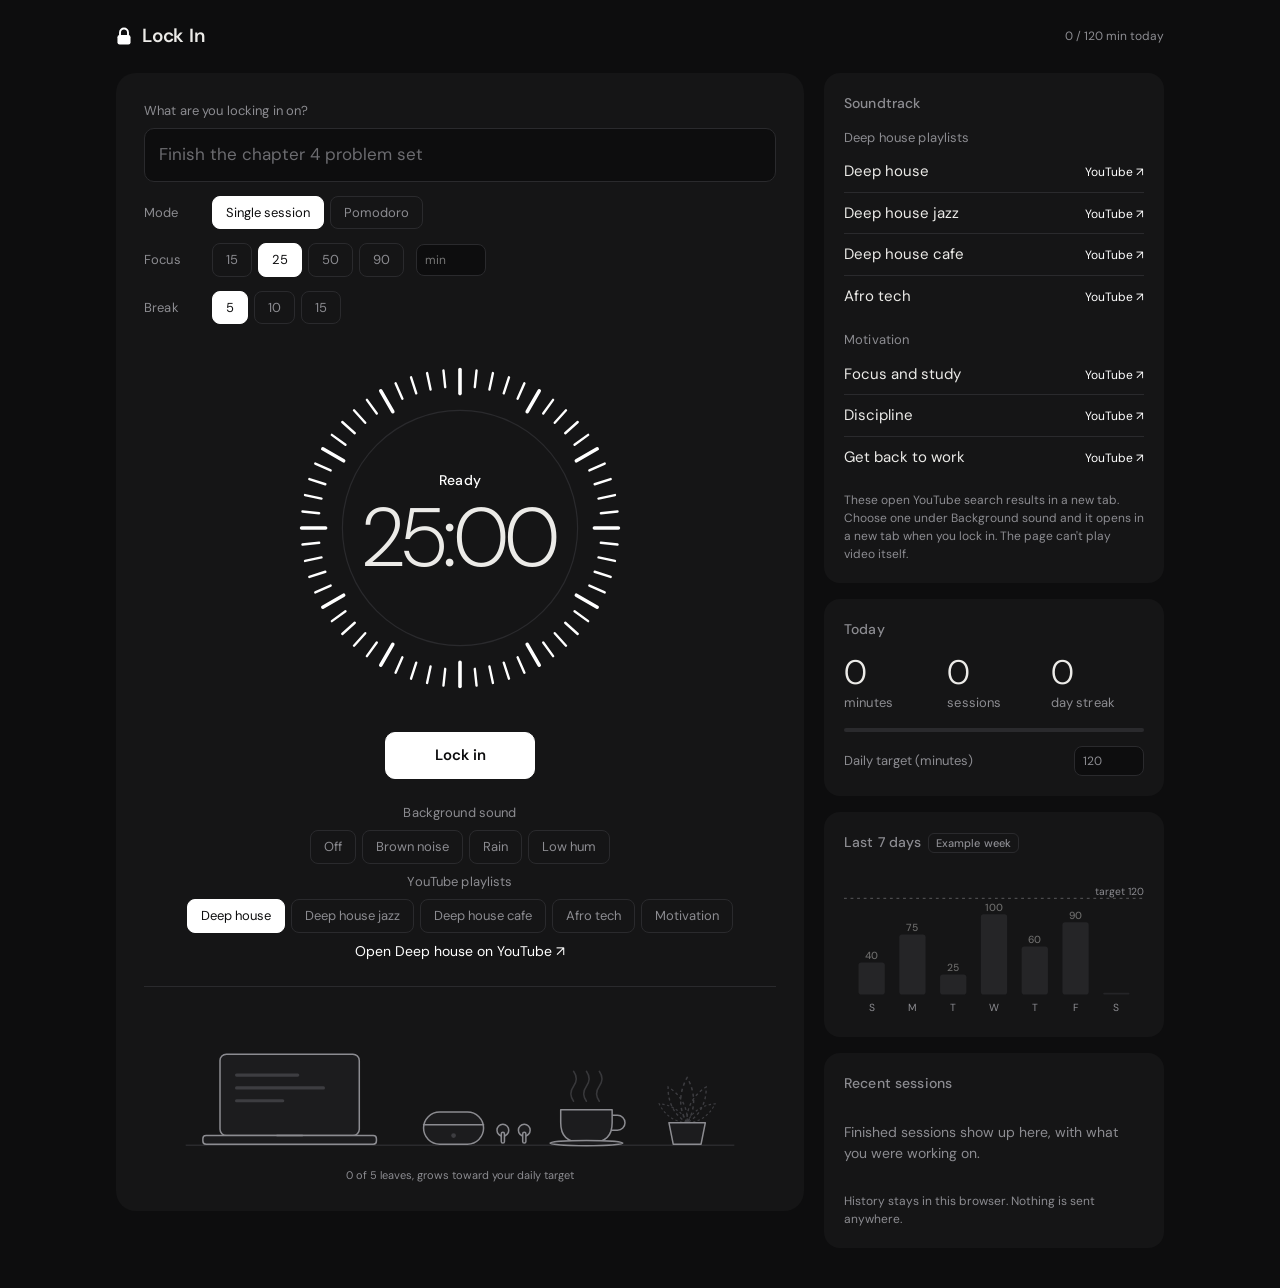
<file: lock-in/index.html>
<!doctype html>
<html lang="en">
<head>
<meta charset="utf-8">
<meta name="viewport" content="width=device-width, initial-scale=1, viewport-fit=cover">
<title>Lock In</title>
<meta name="description" content="A focus timer with a combination-lock dial, Pomodoro rounds, background sound and a deep house playlist that starts when you lock in.">
<meta name="theme-color" content="#0D0D0E">
<link rel="preconnect" href="https://fonts.googleapis.com">
<link rel="preconnect" href="https://fonts.gstatic.com" crossorigin>
<link rel="stylesheet" href="https://fonts.googleapis.com/css2?family=DM+Sans:opsz,wght@9..40,200..700&display=swap">
<style>
  /* Layout: one matte panel holding the dial, with a line-drawn desk (laptop, earbuds, cup, plant) along its base.
     Stats, soundtrack and history sit beside it as flat panels. During a session only the dial and desk remain. */
  :root {
    --bg: #0D0D0E;
    --surface: #151516;
    --surface2: #1C1C1E;
    --line: #2A2A2D;
    --tick: #333336;
    --bar: #3D3D41;
    --ink: #ECEBE8;
    --muted: #8C8C91;
    --accent: #FFFFFF;
    --accent-ink: #0D0D0E;
    --accent-soft: #2A2A2D;
    --leaf: #7E9A80;
    --good: #7E9A80;
    --danger: #E08A7E;
    --font-display: 'DM Sans', 'Helvetica Neue', Arial, sans-serif;
    --font-body: 'DM Sans', system-ui, -apple-system, 'Segoe UI', sans-serif;
    --font-mono: 'DM Sans', system-ui, -apple-system, 'Segoe UI', sans-serif;
    color-scheme: dark;
  }

  * { box-sizing: border-box; }
  body {
    background: var(--bg);
    color: var(--ink);
    font-family: var(--font-body);
    font-size: 15px;
    line-height: 1.5;
  }
  button, input { font: inherit; color: inherit; }
  button { cursor: pointer; }
  :focus-visible { outline: 2px solid var(--accent); outline-offset: 2px; }
  [hidden] { display: none !important; }

  .app {
    max-width: 1080px;
    margin: 0 auto;
    padding-left: max(16px, env(safe-area-inset-left, 0px));
    padding-right: max(16px, env(safe-area-inset-right, 0px));
    padding-block: 22px 40px;
  }

  .top { display: flex; align-items: center; justify-content: space-between; gap: 12px; margin-bottom: 22px; }
  .brand { display: flex; align-items: center; gap: 10px; font-weight: 600; font-size: 19px; letter-spacing: -0.01em; }
  .brand svg { width: 16px; height: 19px; color: var(--accent); }
  .pill { font-family: var(--font-mono); font-size: 12px; color: var(--muted); padding: 5px 0; white-space: nowrap; }

  .grid { display: grid; grid-template-columns: minmax(0, 1fr); gap: 16px; align-items: start; }
  @media (min-width: 900px) { .grid { grid-template-columns: minmax(0, 1fr) 340px; gap: 20px; } }

  .stage { background: var(--surface); border-radius: 20px; padding: 28px; display: flex; flex-direction: column; gap: 24px; min-width: 0; }
  @media (max-width: 480px) { .stage { padding: 20px 14px; } }

  .lab { font-size: 13px; letter-spacing: 0.01em; color: var(--muted); }

  .setup { display: flex; flex-direction: column; gap: 14px; }
  .setup label.lab { display: block; margin-bottom: 8px; }
  #goal { width: 100%; padding: 13px 14px; border-radius: 10px; border: 1px solid var(--line); background: var(--bg); font-size: 17px; }
  #goal::placeholder { color: var(--muted); opacity: .75; }
  .row { display: flex; flex-wrap: wrap; align-items: center; gap: 10px 12px; }
  .row > .lab { min-width: 56px; }
  .chips { display: flex; flex-wrap: wrap; gap: 6px; }
  .chip { border: 1px solid var(--line); background: transparent; border-radius: 8px; padding: 6px 13px; font-size: 13px; color: var(--muted); }
  .chip[aria-pressed="true"] { background: var(--accent); border-color: var(--accent); color: var(--accent-ink); }
  .custom { width: 70px; padding: 6px 8px; border-radius: 8px; border: 1px solid var(--line); background: var(--bg); font-family: var(--font-mono); font-size: 12px; }

  .dial { position: relative; width: min(100%, 360px); aspect-ratio: 1; margin: 0 auto; container-type: inline-size; }
  .dial svg { width: 100%; height: 100%; display: block; }
  .tick { stroke: var(--tick); stroke-width: 2; stroke-linecap: round; transition: stroke .3s; }
  .tick.major { stroke-width: 3; }
  .tick.lit { stroke: var(--accent); }
  .ring { fill: none; stroke: var(--line); stroke-width: 1; }
  .center { position: absolute; inset: 0; display: flex; flex-direction: column; align-items: center; justify-content: center; text-align: center; padding: 20%; gap: 6px; }
  .status { font-size: 14px; font-weight: 500; letter-spacing: 0.02em; color: var(--accent); }
  .time { font-weight: 250; font-size: 23cqw; line-height: 1; font-variant-numeric: tabular-nums; letter-spacing: -0.03em; }
  .time.long { font-size: 18cqw; }
  .goalline { font-size: 14px; color: var(--muted); display: -webkit-box; -webkit-line-clamp: 2; -webkit-box-orient: vertical; overflow: hidden; max-width: 100%; overflow-wrap: anywhere; }

  .controls { display: flex; flex-wrap: wrap; justify-content: center; gap: 10px; }
  .btn { padding: 11px 20px; border-radius: 10px; border: 1px solid var(--line); background: var(--surface2); font-weight: 500; font-size: 15px; }
  .btn.primary { background: var(--accent); border-color: var(--accent); color: var(--accent-ink); min-width: 150px; font-weight: 600; }
  .btn.small { padding: 6px 12px; font-size: 13px; }
  .btn.danger { color: var(--danger); }
  .confirm { display: flex; flex-wrap: wrap; align-items: center; justify-content: center; gap: 10px; font-size: 14px; color: var(--muted); }

  .park { display: flex; flex-direction: column; gap: 10px; border-top: 1px solid var(--line); padding-top: 18px; }
  .park form { display: flex; gap: 8px; }
  .park input { flex: 1; min-width: 0; padding: 10px 12px; border-radius: 10px; border: 1px solid var(--line); background: var(--bg); }
  .parked { list-style: none; padding: 0; margin: 0; display: flex; flex-wrap: wrap; gap: 6px; }
  .parked li { background: var(--surface2); border-radius: 8px; padding: 4px 10px; font-size: 13px; overflow-wrap: anywhere; }
  .hint { font-size: 13px; color: var(--muted); margin: 0; }

  .sound { display: flex; flex-direction: column; gap: 8px; align-items: center; }
  .seg { display: flex; flex-wrap: wrap; justify-content: center; gap: 6px; }

  .done { background: var(--bg); border-radius: 14px; padding: 18px; display: flex; flex-direction: column; gap: 12px; }
  .done h2 { margin: 0; font-weight: 500; font-size: 22px; letter-spacing: -0.01em; }
  .done p { margin: 0; }
  .done ul { margin: 0; padding-left: 18px; }
  .done .controls { justify-content: flex-start; }

  .mlink { align-self: center; font-size: 14px; color: var(--accent); text-decoration: none; }
  .mlink:hover { text-decoration: underline; text-underline-offset: 3px; }
  .rounds { display: flex; align-items: center; justify-content: center; }
  .dots { display: inline-flex; gap: 7px; margin-left: 12px; }
  .dot { width: 10px; height: 10px; border-radius: 50%; border: 1.5px solid var(--bar); }
  .dot.cur { border-color: var(--accent); }
  .dot.on { background: var(--accent); border-color: var(--accent); }

  .desk { border-top: 1px solid var(--line); padding-top: 20px; display: flex; flex-direction: column; gap: 10px; }
  .desk svg { width: 100%; height: auto; max-height: 150px; display: block; }
  .desk .o { fill: var(--surface2); stroke: var(--muted); stroke-width: 1.4; stroke-linejoin: round; stroke-linecap: round; }
  .desk .l { fill: none; stroke: var(--muted); stroke-width: 1.4; stroke-linecap: round; }
  .desk .surf { stroke: var(--line); stroke-width: 1.5; }
  .desk .ln { fill: var(--bar); }
  .desk .cursor { fill: var(--accent); opacity: 0; }
  .desk.active .cursor { opacity: 1; animation: blink 1.1s steps(1) infinite; }
  .desk .led { fill: var(--bar); }
  .desk.sound .led { fill: var(--accent); }
  .desk .steam { fill: none; stroke: var(--muted); stroke-width: 1.4; stroke-linecap: round; opacity: .3; transform-box: fill-box; }
  .desk.active .steam { animation: rise 3.4s ease-in-out infinite; }
  .desk.active .steam.s2 { animation-delay: 1.1s; }
  .desk.active .steam.s3 { animation-delay: 2.2s; }
  .desk .leaf { fill: none; stroke: var(--bar); stroke-width: 1.4; stroke-dasharray: 3 3; transition: fill .5s, stroke .5s; }
  .desk .leaf.on { fill: var(--leaf); stroke: var(--leaf); stroke-dasharray: none; }
  .desk .cap { margin: 0; font-family: var(--font-mono); font-size: 11px; color: var(--muted); text-align: center; }
  @keyframes blink { 50% { opacity: 0; } }
  @keyframes rise { 0% { transform: translateY(5px); opacity: 0; } 30% { opacity: .65; } 100% { transform: translateY(-9px); opacity: 0; } }

  .side { display: flex; flex-direction: column; gap: 16px; min-width: 0; }
  .card { background: var(--surface); border-radius: 16px; padding: 20px; display: flex; flex-direction: column; gap: 14px; min-width: 0; }
  .card h2 { margin: 0; font-weight: 500; font-size: 14px; letter-spacing: 0.01em; color: var(--muted); }
  .stats { display: grid; grid-template-columns: repeat(3, minmax(0, 1fr)); gap: 10px; }
  .stat b { display: block; font-weight: 300; font-size: 34px; line-height: 1.1; font-variant-numeric: tabular-nums; letter-spacing: -0.02em; }
  .bar { height: 4px; border-radius: 99px; background: var(--line); overflow: hidden; }
  .bar i { display: block; height: 100%; background: var(--accent); width: 0; transition: width .4s; }
  .target { display: flex; align-items: center; justify-content: space-between; gap: 10px; font-size: 13px; color: var(--muted); }
  .target input { width: 70px; padding: 5px 8px; border-radius: 8px; border: 1px solid var(--line); background: var(--bg); font-family: var(--font-mono); font-size: 12px; }
  .chartwrap { overflow-x: auto; }
  .chart { width: 100%; height: auto; display: block; }
  .chart .ex { opacity: .4; }
  .ax { fill: var(--muted); font: 11px var(--font-mono); }
  .val { fill: var(--ink); font: 500 11px var(--font-mono); }
  .gl { stroke: var(--muted); stroke-dasharray: 3 4; stroke-width: 1; opacity: .6; }
  .bartoday { fill: var(--accent); }
  .barpast { fill: var(--bar); }
  .badge { display: inline-block; font-size: 11px; border: 1px solid var(--line); border-radius: 6px; padding: 1px 7px; color: var(--muted); margin-left: 6px; }

  .group { display: flex; flex-direction: column; gap: 4px; }
  .links { display: flex; flex-direction: column; }
  .links a { display: flex; justify-content: space-between; align-items: baseline; gap: 10px; padding: 9px 0; border-top: 1px solid var(--line); color: var(--ink); text-decoration: none; }
  .links a:first-of-type { border-top: 0; }
  .links a:hover span:first-child { text-decoration: underline; text-underline-offset: 3px; }
  .links a span:last-child { color: var(--accent); font-family: var(--font-mono); font-size: 12px; white-space: nowrap; }

  .log { list-style: none; margin: 0; padding: 0; display: flex; flex-direction: column; }
  .log li { display: grid; grid-template-columns: 52px minmax(0, 1fr) auto; gap: 10px; padding: 9px 0; border-top: 1px solid var(--line); align-items: baseline; }
  .log li:first-child { border-top: 0; }
  .log .t { font-family: var(--font-mono); font-size: 12px; color: var(--muted); }
  .log .g { overflow-wrap: anywhere; }
  .log .m { font-family: var(--font-mono); font-size: 12px; white-space: nowrap; color: var(--muted); }
  .empty { color: var(--muted); font-size: 14px; margin: 0; }
  .foot { font-size: 12px; color: var(--muted); margin: 0; }

  body.locked .side, body.locked .pill { display: none; }
  body.locked .grid { grid-template-columns: minmax(0, 1fr); }
  body.locked .stage { max-width: 600px; margin: 0 auto; width: 100%; }
  body.locked .dial { width: min(100%, 440px); }

  @media (prefers-reduced-motion: reduce) {
    .tick, .bar i, .desk .leaf { transition: none; }
    .desk.active .cursor, .desk.active .steam { animation: none; }
    .desk.active .steam { opacity: .5; }
  }
  html, body { margin: 0; }
  :root { padding-top: env(safe-area-inset-top, 0px); padding-bottom: env(safe-area-inset-bottom, 0px); }
</style>
</head>
<body>
<div class="app">
  <header class="top">
    <div class="brand">
      <svg viewBox="0 0 22 26" fill="none" stroke="currentColor" stroke-width="2.6" stroke-linecap="round" aria-hidden="true"><path d="M5.5 11V7.5a5.5 5.5 0 0 1 11 0V11"/><rect x="2" y="11" width="18" height="13" rx="3" fill="currentColor" stroke="none"/></svg>
      <span>Lock In</span>
    </div>
    <div class="pill" id="todayPill">0 / 120 min today</div>
  </header>

  <main class="grid">
    <section class="stage" aria-label="Focus session">
      <div class="setup" id="setup">
        <div>
          <label class="lab" for="goal">What are you locking in on?</label>
          <input id="goal" type="text" maxlength="90" autocomplete="off" placeholder="Finish the chapter 4 problem set">
        </div>
        <div class="row">
          <span class="lab">Mode</span>
          <div class="chips" id="modeChips">
            <button class="chip" type="button" data-mode="single">Single session</button>
            <button class="chip" type="button" data-mode="pomo">Pomodoro</button>
          </div>
        </div>
        <div class="row">
          <span class="lab">Focus</span>
          <div class="chips" id="lenChips">
            <button class="chip" type="button" data-min="15">15</button>
            <button class="chip" type="button" data-min="25">25</button>
            <button class="chip" type="button" data-min="50">50</button>
            <button class="chip" type="button" data-min="90">90</button>
          </div>
          <input class="custom" id="custom" type="number" min="1" max="180" inputmode="numeric" aria-label="Custom minutes" placeholder="min">
        </div>
        <div class="row">
          <span class="lab">Break</span>
          <div class="chips" id="brkChips">
            <button class="chip" type="button" data-brk="5">5</button>
            <button class="chip" type="button" data-brk="10">10</button>
            <button class="chip" type="button" data-brk="15">15</button>
          </div>
        </div>
        <div class="row" id="longRow" hidden>
          <span class="lab">Long</span>
          <div class="chips" id="longChips">
            <button class="chip" type="button" data-long="15">15</button>
            <button class="chip" type="button" data-long="20">20</button>
            <button class="chip" type="button" data-long="30">30</button>
          </div>
          <span class="hint">after round 4</span>
        </div>
      </div>

      <div class="rounds" id="rounds" hidden></div>

      <div class="dial">
        <svg viewBox="0 0 300 300" aria-hidden="true">
          <circle class="ring" cx="150" cy="150" r="98"></circle>
          <g id="ticks"></g>
        </svg>
        <div class="center" role="timer" aria-live="off">
          <div class="status" id="status">Ready</div>
          <div class="time" id="time">25:00</div>
          <div class="goalline" id="goalline"></div>
        </div>
      </div>

      <div class="controls" id="controls">
        <button class="btn primary" id="primary" type="button">Lock in</button>
        <button class="btn" id="secondary" type="button" hidden>End early</button>
      </div>
      <div class="confirm" id="confirm" hidden>
        <span id="confirmText"></span>
        <button class="btn small danger" id="confirmYes" type="button">End session</button>
        <button class="btn small" id="confirmNo" type="button">Keep going</button>
      </div>

      <div class="done" id="done" hidden></div>

      <div class="park" id="park" hidden>
        <form id="parkForm" autocomplete="off">
          <input id="parkIn" type="text" maxlength="100" placeholder="Something pulling at you? Park it here." aria-label="Park a distraction">
          <button class="btn small" type="submit">Park it</button>
        </form>
        <ul class="parked" id="parked"></ul>
        <p class="hint">Write it down and go back. You can deal with it after the session.</p>
      </div>

      <div class="sound">
        <span class="lab">Background sound</span>
        <div class="seg" id="soundSeg">
          <button class="chip" type="button" data-snd="off">Off</button>
          <button class="chip" type="button" data-snd="brown">Brown noise</button>
          <button class="chip" type="button" data-snd="rain">Rain</button>
          <button class="chip" type="button" data-snd="hum">Low hum</button>
        </div>
        <span class="lab">YouTube playlists</span>
        <div class="seg" id="musicSeg">
          <button class="chip" type="button" data-music="deep">Deep house</button>
          <button class="chip" type="button" data-music="jazz">Deep house jazz</button>
          <button class="chip" type="button" data-music="cafe">Deep house cafe</button>
          <button class="chip" type="button" data-music="afro">Afro tech</button>
          <button class="chip" type="button" data-music="motivation">Motivation</button>
        </div>
        <a class="mlink" id="musicLink" href="#" target="_blank" rel="noopener noreferrer" hidden>Open playlist</a>
      </div>

      <div class="desk" id="desk">
        <svg viewBox="0 0 520 140" role="img" aria-label="A desk with a laptop, earbuds in their case, a coffee cup and a plant. The plant grows a leaf as you work toward your daily target.">
          <line class="surf" x1="4" x2="516" y1="129" y2="129"></line>

          <rect class="o" x="36" y="44" width="130" height="76" rx="6"></rect>
          <rect class="ln" x="50" y="62" width="60" height="3" rx="1.5"></rect>
          <rect class="ln" x="50" y="74" width="84" height="3" rx="1.5"></rect>
          <rect class="ln" x="50" y="86" width="46" height="3" rx="1.5"></rect>
          <rect class="cursor" x="101" y="82" width="5" height="11" rx="1"></rect>
          <rect class="o" x="20" y="120" width="162" height="8" rx="3"></rect>
          <path class="l" d="M89 120 H113"></path>

          <rect class="o" x="226" y="98" width="56" height="30" rx="15"></rect>
          <path class="l" d="M226 110 H282"></path>
          <circle class="led" cx="254" cy="120" r="2.2"></circle>
          <circle class="o" cx="300" cy="115" r="5.5"></circle>
          <rect class="o" x="298.5" y="117" width="3" height="10" rx="1.5"></rect>
          <circle class="o" cx="320" cy="115" r="5.5"></circle>
          <rect class="o" x="318.5" y="117" width="3" height="10" rx="1.5"></rect>

          <path class="steam s1" d="M366 88 q-5 -7 0 -14 q5 -7 0 -14"></path>
          <path class="steam s2" d="M378 88 q-5 -7 0 -14 q5 -7 0 -14"></path>
          <path class="steam s3" d="M390 88 q-5 -7 0 -14 q5 -7 0 -14"></path>
          <path class="l" d="M402 101 H407 a7 7 0 0 1 0 14 H401"></path>
          <path class="o" d="M354 96 H402 V108 Q402 126 384 126 H372 Q354 126 354 108 Z"></path>
          <ellipse class="o" cx="378" cy="127" rx="34" ry="2.5"></ellipse>

          <path class="leaf" transform="translate(472 108) rotate(-56) scale(.75) translate(-472 -108)" d="M472 108 C463 94 465 78 472 66 C479 78 481 94 472 108 Z"></path>
          <path class="leaf" transform="translate(472 108) rotate(56) scale(.75) translate(-472 -108)" d="M472 108 C463 94 465 78 472 66 C479 78 481 94 472 108 Z"></path>
          <path class="leaf" transform="translate(472 108) rotate(-28) scale(.9) translate(-472 -108)" d="M472 108 C463 94 465 78 472 66 C479 78 481 94 472 108 Z"></path>
          <path class="leaf" transform="translate(472 108) rotate(28) scale(.9) translate(-472 -108)" d="M472 108 C463 94 465 78 472 66 C479 78 481 94 472 108 Z"></path>
          <path class="leaf" d="M472 108 C463 94 465 78 472 66 C479 78 481 94 472 108 Z"></path>
          <path class="o" d="M455 108 H489 L485 128 H459 Z"></path>
        </svg>
        <p class="cap" id="deskCap">0 of 5 leaves</p>
      </div>
    </section>

    <aside class="side" aria-label="Progress">
      <div class="card">
        <h2>Soundtrack</h2>
        <div class="group">
          <span class="lab">Deep house playlists</span>
          <div class="links">
            <a href="https://www.youtube.com/watch?v=0FxxxkmpC68&amp;list=RD0FxxxkmpC68&amp;start_radio=1" target="_blank" rel="noopener noreferrer"><span>Deep house</span><span>YouTube ↗</span></a>
            <a href="https://www.youtube.com/results?search_query=deep+house+jazz+playlist" target="_blank" rel="noopener noreferrer"><span>Deep house jazz</span><span>YouTube ↗</span></a>
            <a href="https://www.youtube.com/results?search_query=deep+house+cafe+lounge+playlist" target="_blank" rel="noopener noreferrer"><span>Deep house cafe</span><span>YouTube ↗</span></a>
            <a href="https://www.youtube.com/results?search_query=afro+tech+deep+house+mix" target="_blank" rel="noopener noreferrer"><span>Afro tech</span><span>YouTube ↗</span></a>
          </div>
        </div>
        <div class="group">
          <span class="lab">Motivation</span>
          <div class="links">
            <a href="https://www.youtube.com/results?search_query=motivation+to+focus+and+study" target="_blank" rel="noopener noreferrer"><span>Focus and study</span><span>YouTube ↗</span></a>
            <a href="https://www.youtube.com/results?search_query=discipline+motivational+speech" target="_blank" rel="noopener noreferrer"><span>Discipline</span><span>YouTube ↗</span></a>
            <a href="https://www.youtube.com/results?search_query=get+back+to+work+motivation" target="_blank" rel="noopener noreferrer"><span>Get back to work</span><span>YouTube ↗</span></a>
          </div>
        </div>
        <p class="foot">These open YouTube search results in a new tab. Choose one under Background sound and it opens in a new tab when you lock in. The page can't play video itself.</p>
      </div>

      <div class="card">
        <h2>Today</h2>
        <div class="stats">
          <div class="stat"><b id="sMin">0</b><span class="lab">minutes</span></div>
          <div class="stat"><b id="sSess">0</b><span class="lab">sessions</span></div>
          <div class="stat"><b id="sStreak">0</b><span class="lab">day streak</span></div>
        </div>
        <div class="bar" aria-hidden="true"><i id="goalBar"></i></div>
        <div class="target">
          <label for="dailyGoal">Daily target (minutes)</label>
          <input id="dailyGoal" type="number" min="10" max="720" inputmode="numeric">
        </div>
      </div>

      <div class="card">
        <h2>Last 7 days<span class="badge" id="exBadge" hidden>Example week</span></h2>
        <div class="chartwrap"><svg class="chart" id="chart" viewBox="0 0 320 160" role="img" aria-label="Focused minutes per day for the last 7 days"></svg></div>
      </div>

      <div class="card">
        <h2>Recent sessions</h2>
        <ul class="log" id="log"></ul>
        <p class="empty" id="logEmpty">Finished sessions show up here, with what you were working on.</p>
        <div class="row" id="clearRow">
          <button class="btn small" id="clearBtn" type="button" hidden>Clear history</button>
          <span id="clearAsk" hidden class="confirm">Delete all sessions on this device?
            <button class="btn small danger" id="clearYes" type="button">Delete</button>
            <button class="btn small" id="clearNo" type="button">Cancel</button>
          </span>
        </div>
        <p class="foot">History stays in this browser. Nothing is sent anywhere.</p>
      </div>
    </aside>
  </main>
</div>

<script>
(function () {
  var $ = function (id) { return document.getElementById(id); };
  var store = {
    get: function (k, d) { try { var v = localStorage.getItem(k); return v ? JSON.parse(v) : d; } catch (e) { return d; } },
    set: function (k, v) { try { localStorage.setItem(k, JSON.stringify(v)); } catch (e) {} }
  };

  var settings = Object.assign({ dailyGoal: 120, minutes: 25, breakMin: 5, longBreak: 15, pomo: false, sound: 'off', music: 'deep' }, store.get('lockin.settings', {}));
  if (!settings.v2) { settings.v2 = true; if (settings.music === 'none') { settings.music = 'deep'; settings.sound = 'off'; } store.set('lockin.settings', settings); }
  var history = store.get('lockin.history', []);
  if (!Array.isArray(history)) history = [];
  var state = { mode: 'focus', status: 'idle', total: settings.minutes * 60, remaining: settings.minutes * 60, endAt: 0, goal: '', parked: [], startedAt: 0, confirmEnd: false, round: 1, breakLong: false };

  var MUSIC = {
    deep: { label: 'Deep house', url: 'https://www.youtube.com/watch?v=0FxxxkmpC68&list=RD0FxxxkmpC68&start_radio=1' },
    jazz: { label: 'Deep house jazz', url: 'https://www.youtube.com/results?search_query=deep+house+jazz+playlist' },
    cafe: { label: 'Deep house cafe', url: 'https://www.youtube.com/results?search_query=deep+house+cafe+lounge+playlist' },
    afro: { label: 'Afro tech', url: 'https://www.youtube.com/results?search_query=afro+tech+deep+house+mix' },
    motivation: { label: 'Motivation', url: 'https://www.youtube.com/results?search_query=motivation+to+focus+and+study' }
  };
  function openMusic() {
    var m = MUSIC[settings.music];
    if (!m) return;
    try { window.open(m.url, '_blank', 'noopener,noreferrer'); } catch (e) {}
  }
  var SAMPLE_WEEK = [40, 75, 25, 100, 60, 90, 0];
  var DAY_LETTERS = ['S', 'M', 'T', 'W', 'T', 'F', 'S'];

  /* ---------- helpers ---------- */
  function el(tag, cls, text) { var n = document.createElement(tag); if (cls) n.className = cls; if (text != null) n.textContent = text; return n; }
  function pad(n) { return n < 10 ? '0' + n : '' + n; }
  function fmt(sec) {
    var h = Math.floor(sec / 3600), m = Math.floor((sec % 3600) / 60), s = sec % 60;
    return h > 0 ? h + ':' + pad(m) + ':' + pad(s) : pad(m) + ':' + pad(s);
  }
  function dayKey(d) { return d.getFullYear() + '-' + pad(d.getMonth() + 1) + '-' + pad(d.getDate()); }
  function saveSettings() { store.set('lockin.settings', settings); }
  function persist() {
    store.set('lockin.session', { mode: state.mode, status: state.status, total: state.total, remaining: state.remaining, endAt: state.endAt, goal: state.goal, parked: state.parked, startedAt: state.startedAt, round: state.round, breakLong: state.breakLong });
  }
  function addHistory(entry) {
    history.push(entry);
    if (history.length > 500) history = history.slice(-500);
    store.set('lockin.history', history);
  }

  /* ---------- audio ---------- */
  var actx = null, snd = null, bufs = {};
  function getCtx() {
    if (!actx) {
      var AC = window.AudioContext || window.webkitAudioContext;
      if (!AC) return null;
      try { actx = new AC(); } catch (e) { return null; }
    }
    if (actx.state === 'suspended') { try { actx.resume(); } catch (e) {} }
    return actx;
  }
  function noiseBuf(c, type) {
    if (bufs[type]) return bufs[type];
    var len = c.sampleRate * 4, b = c.createBuffer(1, len, c.sampleRate), d = b.getChannelData(0), last = 0;
    for (var i = 0; i < len; i++) {
      var w = Math.random() * 2 - 1;
      if (type === 'brown') { last = (last + 0.02 * w) / 1.02; d[i] = last * 3.5; } else { d[i] = w * 0.5; }
    }
    bufs[type] = b;
    return b;
  }
  function startSound() {
    stopSound();
    var kind = settings.sound;
    if (kind === 'off') return;
    var c = getCtx();
    if (!c) return;
    var master = c.createGain();
    master.gain.value = 0;
    master.connect(c.destination);
    var nodes = [master], level = 0.4;
    if (kind === 'brown' || kind === 'rain') {
      var src = c.createBufferSource();
      src.buffer = noiseBuf(c, kind === 'brown' ? 'brown' : 'white');
      src.loop = true;
      var tail = src;
      if (kind === 'rain') {
        var hp = c.createBiquadFilter(); hp.type = 'highpass'; hp.frequency.value = 900;
        var lp = c.createBiquadFilter(); lp.type = 'lowpass'; lp.frequency.value = 7000;
        src.connect(hp); hp.connect(lp); tail = lp; nodes.push(hp, lp); level = 0.22;
      }
      tail.connect(master);
      src.start();
      nodes.push(src);
    } else {
      [98, 147].forEach(function (f, i) {
        var o = c.createOscillator(), g = c.createGain();
        o.type = 'sine'; o.frequency.value = f; g.gain.value = i ? 0.35 : 1;
        o.connect(g); g.connect(master); o.start(); nodes.push(o, g);
      });
      level = 0.09;
    }
    master.gain.setTargetAtTime(level, c.currentTime, 0.6);
    snd = { master: master, nodes: nodes };
  }
  function stopSound() {
    if (!snd) return;
    var s = snd; snd = null;
    try { s.master.gain.setTargetAtTime(0, actx.currentTime, 0.15); } catch (e) {}
    setTimeout(function () {
      s.nodes.forEach(function (n) { try { if (n.stop) n.stop(); } catch (e) {} try { n.disconnect(); } catch (e) {} });
    }, 700);
  }
  function chime() {
    var c = getCtx();
    if (!c) return;
    var t = c.currentTime;
    [[660, 0], [880, 0.18], [1320, 0.36]].forEach(function (p) {
      var o = c.createOscillator(), g = c.createGain();
      o.type = 'sine'; o.frequency.value = p[0];
      g.gain.setValueAtTime(0.0001, t + p[1]);
      g.gain.exponentialRampToValueAtTime(0.18, t + p[1] + 0.02);
      g.gain.exponentialRampToValueAtTime(0.0001, t + p[1] + 1.4);
      o.connect(g); g.connect(c.destination);
      o.start(t + p[1]); o.stop(t + p[1] + 1.5);
    });
  }

  /* ---------- wake lock ---------- */
  var wake = null;
  function lockWake() {
    try {
      if ('wakeLock' in navigator && !wake) {
        navigator.wakeLock.request('screen').then(function (w) {
          wake = w; w.addEventListener('release', function () { wake = null; });
        }).catch(function () {});
      }
    } catch (e) {}
  }
  function releaseWake() { try { if (wake) wake.release(); } catch (e) {} wake = null; }

  /* ---------- dial ---------- */
  var tickEls = [];
  (function buildTicks() {
    var g = $('ticks');
    for (var i = 0; i < 60; i++) {
      var a = (i / 60) * Math.PI * 2 - Math.PI / 2;
      var major = i % 5 === 0;
      var r1 = major ? 112 : 118, r2 = 132;
      var ln = document.createElementNS('http://www.w3.org/2000/svg', 'line');
      ln.setAttribute('x1', (150 + Math.cos(a) * r1).toFixed(2));
      ln.setAttribute('y1', (150 + Math.sin(a) * r1).toFixed(2));
      ln.setAttribute('x2', (150 + Math.cos(a) * r2).toFixed(2));
      ln.setAttribute('y2', (150 + Math.sin(a) * r2).toFixed(2));
      ln.setAttribute('class', 'tick' + (major ? ' major' : ''));
      g.appendChild(ln);
      tickEls.push(ln);
    }
  })();

  function paintTime() {
    var t = $('time');
    t.textContent = fmt(state.remaining);
    t.classList.toggle('long', state.remaining >= 3600);
    var frac = state.status === 'done' ? 0 : (state.total > 0 ? state.remaining / state.total : 1);
    var lit = state.status === 'idle' ? 60 : Math.ceil(frac * 60);
    for (var i = 0; i < 60; i++) tickEls[i].classList.toggle('lit', i < lit);
    document.title = (state.status === 'running' || state.status === 'paused')
      ? fmt(state.remaining) + ' · Lock In' : 'Lock In';
  }

  /* ---------- desk scene ---------- */
  function updateDesk(todayMin) {
    var n = Math.min(5, Math.ceil((todayMin / settings.dailyGoal) * 5));
    var leaves = document.querySelectorAll('#desk .leaf');
    // leaves are drawn outermost first; light them from the centre outward
    var order = [4, 2, 3, 0, 1];
    for (var i = 0; i < leaves.length; i++) leaves[i].classList.toggle('on', order.indexOf(i) < n);
    $('deskCap').textContent = n + ' of 5 leaves, grows toward your daily target';
  }
  function updateDeskState() {
    var d = $('desk');
    d.classList.toggle('active', state.status === 'running');
    d.classList.toggle('sound', state.status === 'running' && state.mode === 'focus' && settings.sound !== 'off');
  }

  /* ---------- stats ---------- */
  function weekData() {
    var days = [], i;
    for (i = 6; i >= 0; i--) {
      var d = new Date(); d.setHours(0, 0, 0, 0); d.setDate(d.getDate() - i);
      days.push({ d: d, key: dayKey(d), min: 0 });
    }
    history.forEach(function (h) {
      var k = dayKey(new Date(h.ts));
      for (var j = 0; j < days.length; j++) if (days[j].key === k) days[j].min += h.min;
    });
    return days;
  }
  function renderStats() {
    var todayK = dayKey(new Date());
    var todayMin = 0, todaySess = 0;
    history.forEach(function (h) { if (dayKey(new Date(h.ts)) === todayK) { todayMin += h.min; todaySess++; } });
    var perDay = {};
    history.forEach(function (h) { var k = dayKey(new Date(h.ts)); perDay[k] = (perDay[k] || 0) + h.min; });
    var streak = 0, d = new Date(); d.setHours(0, 0, 0, 0);
    if (!perDay[dayKey(d)]) d.setDate(d.getDate() - 1);
    while (perDay[dayKey(d)]) { streak++; d.setDate(d.getDate() - 1); }

    $('sMin').textContent = todayMin;
    $('sSess').textContent = todaySess;
    $('sStreak').textContent = streak;
    $('todayPill').textContent = todayMin + ' / ' + settings.dailyGoal + ' min today';
    $('goalBar').style.width = Math.min(100, (todayMin / settings.dailyGoal) * 100) + '%';
    updateDesk(todayMin);
    $('dailyGoal').value = settings.dailyGoal;

    /* chart */
    var week = weekData(), example = history.length === 0;
    if (example) week.forEach(function (w, i) { w.min = SAMPLE_WEEK[i]; });
    $('exBadge').hidden = !example;
    var W = 320, H = 160, top = 18, bot = 24, bw = 28, gap = (W - 7 * bw) / 8;
    var max = Math.max(settings.dailyGoal * 1.15, Math.max.apply(null, week.map(function (w) { return w.min; })) * 1.1, 30);
    var plotH = H - top - bot;
    var svg = '';
    var gy = top + plotH - (settings.dailyGoal / max) * plotH;
    svg += '<line class="gl" x1="0" x2="' + W + '" y1="' + gy.toFixed(1) + '" y2="' + gy.toFixed(1) + '"></line>';
    svg += '<text class="ax" x="' + W + '" y="' + (gy - 4).toFixed(1) + '" text-anchor="end">target ' + settings.dailyGoal + '</text>';
    week.forEach(function (w, i) {
      var x = gap + i * (bw + gap), h = (w.min / max) * plotH, y = top + plotH - h;
      var isToday = i === 6;
      svg += '<g' + (example ? ' class="ex"' : '') + '>';
      if (w.min > 0) {
        svg += '<rect class="' + (isToday ? 'bartoday' : 'barpast') + '" x="' + x.toFixed(1) + '" y="' + y.toFixed(1) + '" width="' + bw + '" height="' + h.toFixed(1) + '" rx="3"></rect>';
        svg += '<text class="val" x="' + (x + bw / 2).toFixed(1) + '" y="' + (y - 4).toFixed(1) + '" text-anchor="middle">' + w.min + '</text>';
      } else {
        svg += '<rect class="barpast" x="' + x.toFixed(1) + '" y="' + (top + plotH - 2) + '" width="' + bw + '" height="2" rx="1"></rect>';
      }
      svg += '</g>';
      svg += '<text class="ax" x="' + (x + bw / 2).toFixed(1) + '" y="' + (H - 6) + '" text-anchor="middle">' + DAY_LETTERS[w.d.getDay()] + '</text>';
    });
    $('chart').innerHTML = svg;

    /* log */
    var log = $('log'); log.textContent = '';
    var recent = history.slice(-8).reverse();
    recent.forEach(function (h) {
      var li = el('li');
      var t = new Date(h.ts);
      li.appendChild(el('span', 't', pad(t.getHours()) + ':' + pad(t.getMinutes())));
      var g = el('span', 'g', h.goal || 'Untitled focus');
      if (h.partial) { g.appendChild(document.createTextNode(' ')); g.appendChild(el('span', 'badge', 'ended early')); }
      li.appendChild(g);
      li.appendChild(el('span', 'm', h.min + ' min' + (h.parked ? ' · ' + h.parked + ' parked' : '')));
      log.appendChild(li);
    });
    $('logEmpty').hidden = recent.length > 0;
    $('clearBtn').hidden = history.length === 0;
    if (history.length === 0) $('clearAsk').hidden = true;
  }

  /* ---------- session flow ---------- */
  function resetIdle(keepGoal) {
    state.mode = 'focus'; state.status = 'idle';
    state.total = state.remaining = settings.minutes * 60;
    state.endAt = 0; state.confirmEnd = false; state.parked = [];
    if (!keepGoal) state.goal = '';
  }
  function start() {
    getCtx();
    var g = $('goal').value.trim();
    state.goal = g || 'Untitled focus';
    state.total = state.remaining = settings.minutes * 60;
    state.parked = []; state.confirmEnd = false;
    state.startedAt = Date.now();
    state.endAt = Date.now() + state.remaining * 1000;
    state.mode = 'focus'; state.status = 'running';
    startSound(); lockWake();
    if (settings.music !== 'none' && (!settings.pomo || state.round === 1)) openMusic();
    render();
  }
  function isLongBreak() { return settings.pomo && state.round >= 4; }
  function leaveBreak() {
    if (settings.pomo) state.round = state.breakLong ? 1 : state.round + 1;
    state.breakLong = false;
    resetIdle(false);
  }
  function startBreak() {
    state.mode = 'break'; state.status = 'running';
    state.breakLong = isLongBreak();
    state.total = state.remaining = (state.breakLong ? settings.longBreak : settings.breakMin) * 60;
    state.endAt = Date.now() + state.remaining * 1000;
    state.confirmEnd = false;
    lockWake();
    render();
  }
  function pause() {
    state.remaining = Math.max(0, Math.ceil((state.endAt - Date.now()) / 1000));
    state.status = 'paused'; state.confirmEnd = false;
    stopSound(); releaseWake();
    render();
  }
  function resume() {
    getCtx();
    state.endAt = Date.now() + state.remaining * 1000;
    state.status = 'running';
    if (state.mode === 'focus') startSound();
    lockWake();
    render();
  }
  function finish(silent) {
    stopSound(); releaseWake();
    if (!silent) chime();
    if (state.mode === 'focus') {
      addHistory({ ts: state.startedAt, goal: state.goal, min: Math.round(state.total / 60), parked: state.parked.length, partial: false });
      state.status = 'done'; state.remaining = 0;
    } else {
      leaveBreak();
    }
    render();
  }
  function endEarly() {
    var elapsed = state.total - Math.max(0, Math.ceil((state.endAt - Date.now()) / 1000));
    if (state.status === 'paused') elapsed = state.total - state.remaining;
    stopSound(); releaseWake();
    if (state.mode === 'focus' && elapsed >= 60) {
      addHistory({ ts: state.startedAt, goal: state.goal, min: Math.round(elapsed / 60), parked: state.parked.length, partial: true });
    }
    resetIdle(false);
    render();
  }
  function tick() {
    if (state.status !== 'running') return;
    var rem = Math.max(0, Math.ceil((state.endAt - Date.now()) / 1000));
    state.remaining = rem;
    if (rem <= 0) { finish(false); return; }
    paintTime();
  }

  /* ---------- render ---------- */
  function renderDone() {
    var box = $('done');
    box.hidden = state.status !== 'done';
    if (box.hidden) return;
    box.textContent = '';
    box.appendChild(el('h2', null, 'Session complete'));
    box.appendChild(el('p', null, Math.round(state.total / 60) + ' minutes on: ' + state.goal));
    if (state.parked.length) {
      box.appendChild(el('span', 'lab', 'Parked while you worked'));
      var ul = el('ul');
      state.parked.forEach(function (p) { ul.appendChild(el('li', null, p)); });
      box.appendChild(ul);
    }
    var row = el('div', 'controls');
    var lng = isLongBreak();
    var b1 = el('button', 'btn primary', 'Take a ' + (lng ? settings.longBreak : settings.breakMin) + ' min ' + (lng ? 'long ' : '') + 'break');
    b1.type = 'button'; b1.addEventListener('click', startBreak);
    var b2 = el('button', 'btn', 'Go again');
    b2.type = 'button';
    b2.addEventListener('click', function () { var g = state.goal; resetIdle(false); render(); $('goal').value = g === 'Untitled focus' ? '' : g; });
    row.appendChild(b1); row.appendChild(b2);
    box.appendChild(row);
  }
  function renderParked() {
    var ul = $('parked'); ul.textContent = '';
    state.parked.forEach(function (p) { ul.appendChild(el('li', null, p)); });
  }
  function render() {
    var s = state.status, mode = state.mode;
    var focusActive = mode === 'focus' && (s === 'running' || s === 'paused');
    document.body.classList.toggle('locked', focusActive);
    $('setup').hidden = !(s === 'idle' && mode === 'focus');
    $('park').hidden = !focusActive;
    $('controls').hidden = s === 'done';
    $('confirm').hidden = !(state.confirmEnd && (s === 'running' || s === 'paused'));
    if (!$('confirm').hidden) {
      $('confirmText').textContent = mode === 'focus' ? 'Stop now? Time over a minute is logged.' : 'Skip the rest of the break?';
    }

    var label = 'Ready';
    if (s === 'running') label = mode === 'focus' ? 'Locked in' : (state.breakLong ? 'Long break' : 'Break');
    else if (s === 'paused') label = 'Paused';
    else if (s === 'done') label = 'Done';
    $('status').textContent = label;
    $('goalline').textContent = (mode === 'focus' && s !== 'idle') ? state.goal : (mode === 'break' ? 'Stand up, drink some water.' : '');

    var p = $('primary'), sec = $('secondary');
    if (s === 'idle') { p.textContent = 'Lock in'; sec.hidden = true; }
    else if (s === 'running') { p.textContent = 'Pause'; sec.hidden = false; sec.textContent = mode === 'focus' ? 'End early' : 'Skip break'; }
    else if (s === 'paused') { p.textContent = 'Resume'; sec.hidden = false; sec.textContent = mode === 'focus' ? 'End early' : 'Skip break'; }

    Array.prototype.forEach.call($('lenChips').children, function (b) { b.setAttribute('aria-pressed', String(+b.dataset.min === settings.minutes)); });
    var preset = [15, 25, 50, 90].indexOf(settings.minutes) >= 0;
    $('custom').value = preset ? '' : settings.minutes;
    Array.prototype.forEach.call($('brkChips').children, function (b) { b.setAttribute('aria-pressed', String(+b.dataset.brk === settings.breakMin)); });
    Array.prototype.forEach.call($('soundSeg').children, function (b) { b.setAttribute('aria-pressed', String(settings.music === 'none' && b.dataset.snd === settings.sound)); });
    Array.prototype.forEach.call($('modeChips').children, function (b) { b.setAttribute('aria-pressed', String((b.dataset.mode === 'pomo') === settings.pomo)); });
    Array.prototype.forEach.call($('longChips').children, function (b) { b.setAttribute('aria-pressed', String(+b.dataset.long === settings.longBreak)); });
    Array.prototype.forEach.call($('musicSeg').children, function (b) { b.setAttribute('aria-pressed', String(b.dataset.music === settings.music)); });
    var ml = $('musicLink'), mu = MUSIC[settings.music];
    ml.hidden = !mu;
    if (mu) { ml.href = mu.url; ml.textContent = 'Open ' + mu.label + ' on YouTube ↗'; }
    $('longRow').hidden = !settings.pomo;
    var rd = $('rounds');
    rd.hidden = !settings.pomo;
    if (settings.pomo) {
      rd.textContent = '';
      rd.appendChild(el('span', 'lab', 'Round ' + state.round + ' of 4'));
      var dots = el('span', 'dots');
      for (var r = 1; r <= 4; r++) {
        var on = r < state.round || (r === state.round && state.mode === 'focus' && state.status === 'done');
        dots.appendChild(el('span', 'dot' + (on ? ' on' : '') + (r === state.round ? ' cur' : '')));
      }
      rd.appendChild(dots);
    }

    renderParked(); renderDone(); renderStats(); updateDeskState(); paintTime(); persist();
  }

  /* ---------- events ---------- */
  $('primary').addEventListener('click', function () {
    if (state.status === 'idle') start();
    else if (state.status === 'running') pause();
    else if (state.status === 'paused') resume();
  });
  $('secondary').addEventListener('click', function () { state.confirmEnd = true; render(); });
  $('confirmYes').addEventListener('click', function () { if (state.mode === 'focus') endEarly(); else { stopSound(); releaseWake(); leaveBreak(); render(); } });
  $('modeChips').addEventListener('click', function (e) {
    var b = e.target.closest('button'); if (!b || state.status !== 'idle') return;
    settings.pomo = b.dataset.mode === 'pomo';
    if (settings.pomo) { settings.minutes = 25; settings.breakMin = 5; settings.longBreak = 15; }
    state.round = 1; state.total = state.remaining = settings.minutes * 60;
    saveSettings(); render();
  });
  $('musicSeg').addEventListener('click', function (e) {
    var b = e.target.closest('button'); if (!b) return;
    settings.music = b.dataset.music; settings.sound = 'off'; saveSettings();
    stopSound();
    if (state.status === 'running' && state.mode === 'focus') openMusic();
    render();
  });
  $('longChips').addEventListener('click', function (e) {
    var b = e.target.closest('button'); if (!b) return;
    settings.longBreak = +b.dataset.long; saveSettings(); render();
  });
  $('confirmNo').addEventListener('click', function () { state.confirmEnd = false; render(); });

  $('goal').addEventListener('keydown', function (e) { if (e.key === 'Enter') start(); });

  $('lenChips').addEventListener('click', function (e) {
    var b = e.target.closest('button'); if (!b || state.status !== 'idle') return;
    settings.minutes = +b.dataset.min; state.total = state.remaining = settings.minutes * 60; saveSettings(); render();
  });
  $('custom').addEventListener('change', function () {
    var v = Math.round(+$('custom').value);
    if (!v || v < 1) { render(); return; }
    settings.minutes = Math.min(180, v); state.total = state.remaining = settings.minutes * 60; saveSettings(); render();
  });
  $('brkChips').addEventListener('click', function (e) {
    var b = e.target.closest('button'); if (!b) return;
    settings.breakMin = +b.dataset.brk; saveSettings(); render();
  });
  $('soundSeg').addEventListener('click', function (e) {
    var b = e.target.closest('button'); if (!b) return;
    settings.sound = b.dataset.snd; settings.music = 'none'; saveSettings();
    getCtx();
    if (state.status === 'running' && state.mode === 'focus') startSound(); else stopSound();
    render();
  });
  $('parkForm').addEventListener('submit', function (e) {
    e.preventDefault();
    var v = $('parkIn').value.trim();
    if (!v) return;
    state.parked.push(v); $('parkIn').value = ''; render();
    $('parkIn').focus();
  });
  $('dailyGoal').addEventListener('change', function () {
    var v = Math.round(+$('dailyGoal').value);
    if (v >= 10 && v <= 720) { settings.dailyGoal = v; saveSettings(); }
    renderStats();
  });
  $('clearBtn').addEventListener('click', function () { $('clearBtn').hidden = true; $('clearAsk').hidden = false; });
  $('clearNo').addEventListener('click', function () { $('clearAsk').hidden = true; $('clearBtn').hidden = false; });
  $('clearYes').addEventListener('click', function () { history = []; store.set('lockin.history', history); $('clearAsk').hidden = true; render(); });

  document.addEventListener('visibilitychange', function () {
    if (document.visibilityState === 'visible') { tick(); if (state.status === 'running') lockWake(); }
  });
  setInterval(tick, 250);

  /* ---------- restore an interrupted session ---------- */
  (function restore() {
    var s = store.get('lockin.session', null);
    if (!s || typeof s !== 'object' || s.status === 'idle') return;
    state.mode = s.mode === 'break' ? 'break' : 'focus';
    state.status = s.status; state.total = s.total || state.total; state.remaining = s.remaining || 0;
    state.endAt = s.endAt || 0; state.goal = s.goal || ''; state.parked = Array.isArray(s.parked) ? s.parked : [];
    state.startedAt = s.startedAt || Date.now();
    state.round = s.round >= 1 && s.round <= 4 ? s.round : 1;
    state.breakLong = !!s.breakLong;
    if (state.status === 'running') {
      if (state.endAt > Date.now()) { state.remaining = Math.ceil((state.endAt - Date.now()) / 1000); lockWake(); }
      else { finish(true); return; }
    }
  })();

  render();
})();
</script>
</body>
</html>
</file>
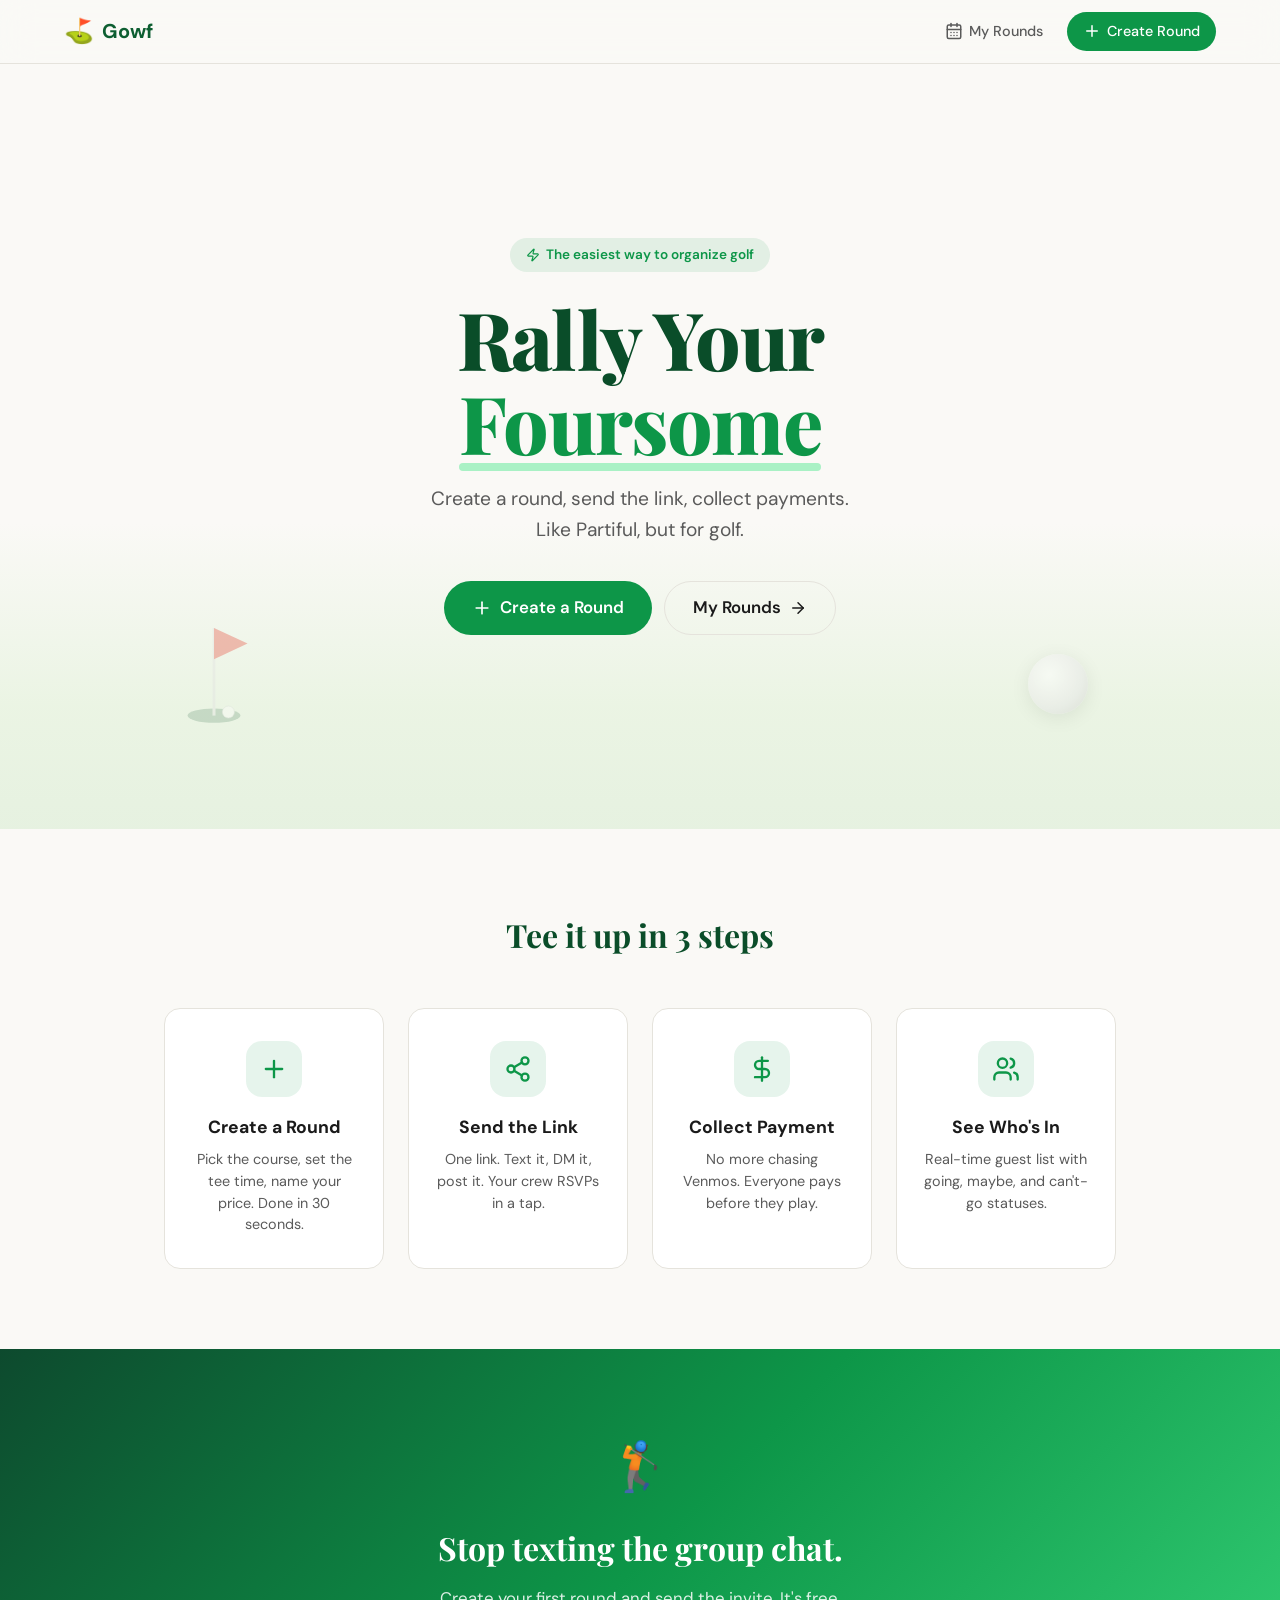
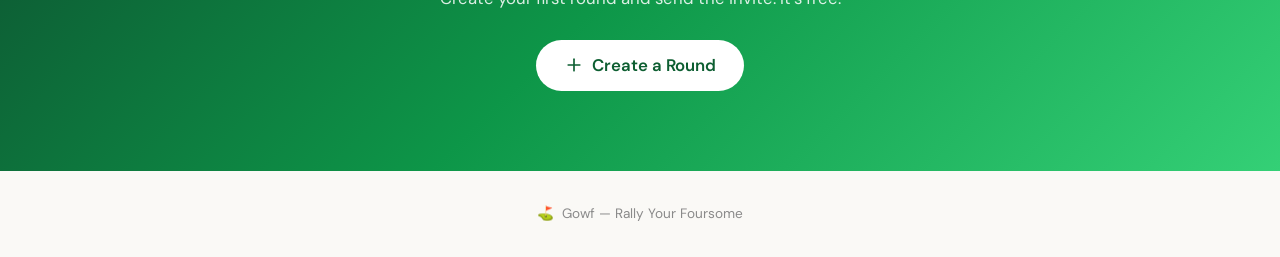
<file: t-up/index.html>
<!doctype html>
<html lang="en">
  <head>
    <meta charset="UTF-8" />
    <link rel="icon" href="data:image/svg+xml,<svg xmlns='http://www.w3.org/2000/svg' viewBox='0 0 100 100'><text y='.9em' font-size='90'>%E2%9B%B3</text></svg>" />
    <meta name="viewport" content="width=device-width, initial-scale=1.0" />
    <meta name="description" content="Gowf — Create a round, invite your crew, and collect payments. The easiest way to organize golf." />
    <title>Gowf — Rally Your Foursome</title>
    <link rel="preconnect" href="https://fonts.googleapis.com">
    <link rel="preconnect" href="https://fonts.gstatic.com" crossorigin>
    <link href="https://fonts.googleapis.com/css2?family=DM+Sans:ital,opsz,wght@0,9..40,300;0,9..40,400;0,9..40,500;0,9..40,600;0,9..40,700;1,9..40,400&family=Playfair+Display:wght@700;800;900&display=swap" rel="stylesheet">
    <script type="module" crossorigin src="./assets/index-DQRGPN9b.js"></script>
    <link rel="stylesheet" crossorigin href="./assets/index-DOUQfMG0.css">
  </head>
  <body>
    <div id="root"></div>
  </body>
</html>
</file>
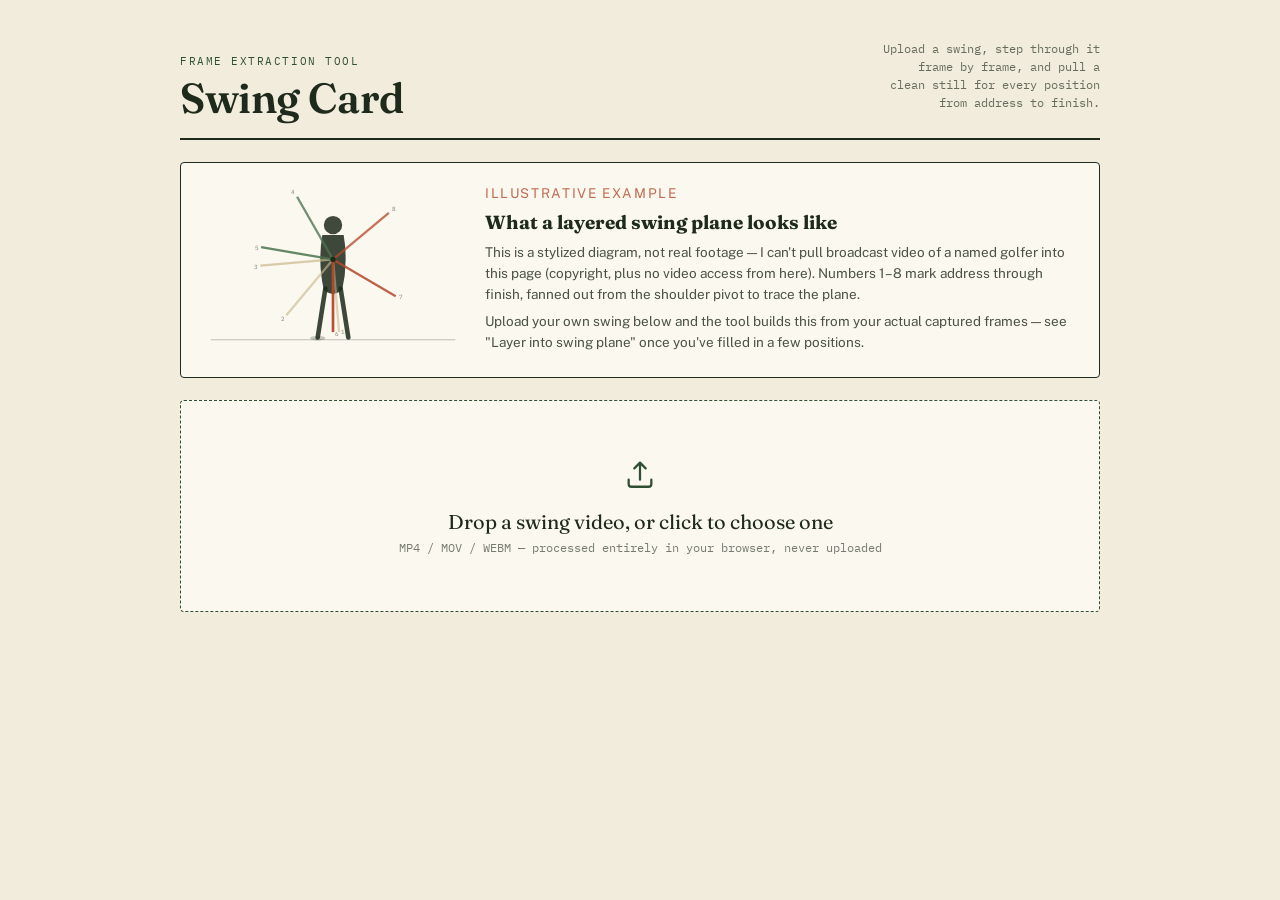
<file: yardages/index.html>
<!DOCTYPE html>
<html lang="en">
<head>
<meta charset="UTF-8">
<meta name="viewport" content="width=device-width, initial-scale=1.0">
<title>Swing Card — Golf Swing Frame Extractor</title>
<link rel="preconnect" href="https://fonts.googleapis.com">
<link rel="preconnect" href="https://fonts.gstatic.com" crossorigin>
<link href="https://fonts.googleapis.com/css2?family=Fraunces:ital,opsz,wght@0,9..144,400;0,9..144,600;1,9..144,500&family=Public+Sans:wght@400;500;600;700&family=IBM+Plex+Mono:wght@400;500&display=swap" rel="stylesheet">
<style>
  :root{
    --paper:#F1ECDC;
    --paper-dark:#E5DBBE;
    --ink:#1E2A1B;
    --fairway:#2E4F32;
    --fairway-light:#4C7350;
    --clay:#B4482A;
    --sand:#CBB88C;
    --chalk:#FBF8F0;
    --line: rgba(30,42,27,0.16);
  }
  *{box-sizing:border-box;}
  html,body{margin:0;padding:0;}
  body{
    background:var(--paper);
    color:var(--ink);
    font-family:'Public Sans', sans-serif;
    -webkit-font-smoothing:antialiased;
    min-height:100vh;
  }
  ::selection{ background: var(--clay); color:var(--chalk); }
  :focus-visible{ outline:2px solid var(--clay); outline-offset:2px; }

  .wrap{ max-width:960px; margin:0 auto; padding:28px 20px 80px; }

  /* ---------- Header ---------- */
  header{
    display:flex; justify-content:space-between; align-items:flex-end;
    border-bottom:2px solid var(--ink); padding-bottom:14px; margin-bottom:22px;
    gap:16px; flex-wrap:wrap;
  }
  .brand-eyebrow{
    font-family:'IBM Plex Mono', monospace; font-size:11px; letter-spacing:.14em;
    text-transform:uppercase; color:var(--fairway); margin:0 0 4px;
  }
  h1{
    font-family:'Fraunces', serif; font-weight:600; font-size:clamp(28px,5vw,42px);
    margin:0; letter-spacing:-0.01em;
  }
  .tagline{
    font-family:'IBM Plex Mono', monospace; font-size:12px; color:var(--ink); opacity:.65;
    max-width:220px; text-align:right; line-height:1.5;
  }

  /* ---------- Upload dropzone ---------- */
  .example-section{
    background:var(--chalk); border:1px solid var(--ink); border-radius:4px;
    padding:20px 22px 18px; margin-bottom:22px; display:flex; gap:22px; align-items:center;
    flex-wrap:wrap;
  }
  .example-figure{ flex:0 0 260px; max-width:260px; }
  .example-figure svg{ width:100%; height:auto; display:block; }
  .example-copy{ flex:1; min-width:220px; }
  .example-eyebrow{
    font-family:'IBM Plex Mono', monospace; font-size:10.5px; letter-spacing:.12em;
    text-transform:uppercase; color:var(--clay); margin:0 0 6px;
  }
  .example-copy h3{ font-family:'Fraunces', serif; font-size:19px; margin:0 0 8px; }
  .example-copy p{ font-family:'Public Sans', sans-serif; font-size:13.5px; line-height:1.55; opacity:.8; margin:0 0 6px; }
  .example-copy .fine{ font-family:'IBM Plex Mono', monospace; font-size:10.5px; opacity:.5; margin-top:8px; }

  #dropzone{
    border:1.5px dashed var(--fairway); border-radius:4px; background:var(--chalk);
    padding:56px 24px; text-align:center; cursor:pointer; transition:background .15s ease, border-color .15s ease;
  }
  #dropzone:hover, #dropzone.drag{ background:#fff; border-color:var(--clay); }
  #dropzone svg{ width:34px; height:34px; stroke:var(--fairway); margin-bottom:14px; }
  #dropzone .dz-title{ font-family:'Fraunces', serif; font-size:20px; margin:0 0 6px; }
  #dropzone .dz-sub{ font-family:'IBM Plex Mono', monospace; font-size:12px; opacity:.6; margin:0; }
  #fileInput{ display:none; }

  /* ---------- Player ---------- */
  #playerSection{ display:none; }
  .viewfinder{
    background:#161d15; border:1px solid var(--ink); border-radius:4px;
    padding:8px; position:relative;
  }
  .viewfinder .corner-tab{
    position:absolute; top:-9px; left:14px; background:var(--fairway); color:var(--chalk);
    font-family:'IBM Plex Mono', monospace; font-size:10px; letter-spacing:.08em;
    padding:2px 8px; border-radius:2px;
  }
  video{ width:100%; display:block; border-radius:2px; background:#000; }

  .transport{
    display:flex; align-items:center; gap:8px; flex-wrap:wrap; margin-top:12px;
  }
  .transport .spacer{ flex:1; }
  button{
    font-family:'IBM Plex Mono', monospace; font-size:12px; letter-spacing:.02em;
    background:var(--chalk); color:var(--ink); border:1px solid var(--ink);
    border-radius:3px; padding:8px 12px; cursor:pointer; transition:transform .08s ease, background .12s ease;
  }
  button:hover{ background:#fff; }
  button:active{ transform: translateY(1px); }
  button.primary{ background:var(--fairway); color:var(--chalk); border-color:var(--fairway); }
  button.primary:hover{ background:var(--fairway-light); }
  button.ghost{ background:transparent; border-color:var(--line); color:var(--ink); opacity:.75; }
  button.clay{ background:var(--clay); color:var(--chalk); border-color:var(--clay); }
  button.clay:hover{ opacity:.9; }
  button:disabled{ opacity:.35; cursor:not-allowed; }
  button.icon{ padding:8px 10px; }

  #scrub{ width:100%; accent-color:var(--fairway); margin-top:10px; }
  .time-row{
    display:flex; justify-content:space-between; font-family:'IBM Plex Mono', monospace;
    font-size:11px; opacity:.65; margin-top:2px;
  }

  .fps-select{
    font-family:'IBM Plex Mono', monospace; font-size:12px; background:var(--chalk);
    border:1px solid var(--ink); border-radius:3px; padding:7px 8px; color:var(--ink);
  }
  label.slowmo{
    font-family:'IBM Plex Mono', monospace; font-size:12px; display:flex; align-items:center; gap:6px;
    opacity:.8; cursor:pointer;
  }

  .hint{
    font-family:'IBM Plex Mono', monospace; font-size:11px; opacity:.55; margin:10px 0 0;
  }

  /* ---------- Swing path connector ---------- */
  .path-rule{ margin:36px 0 6px; position:relative; height:14px; }
  .path-rule svg{ width:100%; height:14px; display:block; }

  /* ---------- Slots ---------- */
  h2{
    font-family:'Fraunces', serif; font-weight:600; font-size:20px; margin:0 0 4px;
  }
  .section-sub{ font-family:'IBM Plex Mono', monospace; font-size:11px; opacity:.55; margin:0 0 14px; }

  .slots{
    display:grid; grid-template-columns:repeat(4, 1fr); gap:12px;
  }
  @media (max-width:640px){ .slots{ grid-template-columns:repeat(2, 1fr); } }

  .slot{
    background:var(--chalk); border:1px solid var(--ink); border-radius:4px;
    overflow:hidden; position:relative; display:flex; flex-direction:column;
  }
  .slot .tab{
    position:absolute; top:8px; left:8px; z-index:2;
    background:var(--ink); color:var(--paper); font-family:'IBM Plex Mono', monospace;
    font-size:11px; width:20px; height:20px; border-radius:50%;
    display:flex; align-items:center; justify-content:center;
  }
  .slot.filled .tab{ background:var(--fairway); }
  .slot-media{
    aspect-ratio:4/3; background:var(--paper-dark); position:relative;
    display:flex; align-items:center; justify-content:center; overflow:hidden;
  }
  .slot-media img{ width:100%; height:100%; object-fit:cover; display:block; }
  .slot-media .empty-mark{ font-family:'IBM Plex Mono', monospace; font-size:11px; opacity:.4; }
  .slot-body{ padding:9px 10px 10px; border-top:1px solid var(--line); }
  .slot-label{ font-family:'Fraunces', serif; font-size:14.5px; font-weight:600; margin:0 0 2px; }
  .slot-time{ font-family:'IBM Plex Mono', monospace; font-size:10.5px; opacity:.55; margin:0 0 8px; min-height:13px; }
  .slot-actions{ display:flex; gap:6px; }
  .slot-actions button{ flex:1; padding:6px 4px; font-size:10.5px; }

  /* ---------- Export bar ---------- */
  .export-bar{
    display:flex; align-items:center; justify-content:space-between; gap:12px; flex-wrap:wrap;
    margin-top:28px; padding-top:18px; border-top:2px solid var(--ink);
  }
  .export-bar .count{ font-family:'IBM Plex Mono', monospace; font-size:12px; opacity:.65; }
  .export-actions{ display:flex; gap:8px; flex-wrap:wrap; }

  .privacy-note{
    font-family:'IBM Plex Mono', monospace; font-size:10.5px; opacity:.45; text-align:center; margin-top:26px;
  }

  canvas{ display:none; }

  @media (prefers-reduced-motion: reduce){
    *{ transition:none !important; animation:none !important; }
  }

  .fade-in{ animation:fadeIn .25s ease; }
  @keyframes fadeIn{ from{opacity:0; transform:scale(.97);} to{opacity:1; transform:scale(1);} }
</style>
</head>
<body>
<div class="wrap">

  <header>
    <div>
      <p class="brand-eyebrow">Frame extraction tool</p>
      <h1>Swing Card</h1>
    </div>
    <p class="tagline">Upload a swing, step through it frame by frame, and pull a clean still for every position from address to finish.</p>
  </header>

  <div class="example-section">
    <div class="example-figure">
      <svg viewBox="0 0 340 230" xmlns="http://www.w3.org/2000/svg">
        <line x1="10" y1="205" x2="330" y2="205" stroke="#1E2A1B" stroke-width="1" opacity="0.35"/>
        <ellipse cx="150" cy="203" rx="10" ry="3" fill="#1E2A1B" opacity="0.25"/>
        <circle cx="170" cy="55" r="12" fill="#1E2A1B" opacity="0.85"/>
        <path d="M156,68 Q150,105 158,140 Q170,150 182,140 Q190,105 184,68 Z" fill="#1E2A1B" opacity="0.85"/>
        <line x1="160" y1="138" x2="150" y2="202" stroke="#1E2A1B" stroke-width="6" stroke-linecap="round" opacity="0.85"/>
        <line x1="180" y1="138" x2="190" y2="202" stroke="#1E2A1B" stroke-width="6" stroke-linecap="round" opacity="0.85"/>
        <line x1="170" y1="100" x2="178" y2="195" stroke="#CBB88C" stroke-width="3" opacity="0.55"/>
        <line x1="170" y1="100" x2="109" y2="173" stroke="#CBB88C" stroke-width="3" opacity="0.62"/>
        <line x1="170" y1="100" x2="75" y2="108" stroke="#CBB88C" stroke-width="3" opacity="0.7"/>
        <line x1="170" y1="100" x2="123" y2="18" stroke="#4C7350" stroke-width="3" opacity="0.78"/>
        <line x1="170" y1="100" x2="76" y2="84" stroke="#4C7350" stroke-width="3" opacity="0.85"/>
        <line x1="170" y1="100" x2="170" y2="195" stroke="#B4482A" stroke-width="3.5" opacity="0.95"/>
        <line x1="170" y1="100" x2="252" y2="148" stroke="#B4482A" stroke-width="3" opacity="0.85"/>
        <line x1="170" y1="100" x2="243" y2="39" stroke="#B4482A" stroke-width="3" opacity="0.75"/>
        <circle cx="170" cy="100" r="3.5" fill="#1E2A1B"/>
        <g font-family="IBM Plex Mono, monospace" font-size="8.5" fill="#1E2A1B" opacity="0.55">
          <text x="180" y="197">1</text><text x="102" y="180">2</text><text x="67" y="112">3</text>
          <text x="115" y="15">4</text><text x="68" y="88">5</text><text x="172" y="200">6</text>
          <text x="256" y="152">7</text><text x="247" y="36">8</text>
        </g>
      </svg>
    </div>
    <div class="example-copy">
      <p class="example-eyebrow">Illustrative example</p>
      <h3>What a layered swing plane looks like</h3>
      <p>This is a stylized diagram, not real footage — I can't pull broadcast video of a named golfer into this page (copyright, plus no video access from here). Numbers 1–8 mark address through finish, fanned out from the shoulder pivot to trace the plane.</p>
      <p>Upload your own swing below and the tool builds this from your actual captured frames — see "Layer into swing plane" once you've filled in a few positions.</p>
    </div>
  </div>

  <div id="dropzone">
    <svg viewBox="0 0 24 24" fill="none" stroke-width="1.6" stroke-linecap="round" stroke-linejoin="round"><path d="M12 16V4M12 4l-4 4M12 4l4 4"/><path d="M4 16v3a2 2 0 0 0 2 2h12a2 2 0 0 0 2-2v-3"/></svg>
    <p class="dz-title">Drop a swing video, or click to choose one</p>
    <p class="dz-sub">MP4 / MOV / WEBM — processed entirely in your browser, never uploaded</p>
  </div>
  <input type="file" id="fileInput" accept="video/*">

  <section id="playerSection">
    <div class="viewfinder">
      <span class="corner-tab">VIEWFINDER</span>
      <video id="video" playsinline></video>
    </div>

    <input type="range" id="scrub" min="0" max="1000" value="0" step="1">
    <div class="time-row">
      <span id="timeNow">0.000s</span>
      <span id="frameNow">frame 0</span>
      <span id="timeTotal">0.000s</span>
    </div>

    <div class="transport">
      <button id="playBtn" class="icon" title="Play / pause (space)">▶</button>
      <button id="back5" class="icon" title="Back 5 frames">⏮ 5</button>
      <button id="back1" class="icon" title="Back 1 frame (←)">⏮</button>
      <button id="fwd1" class="icon" title="Forward 1 frame (→)">⏭</button>
      <button id="fwd5" class="icon" title="Forward 5 frames">⏭ 5</button>

      <label class="slowmo"><input type="checkbox" id="slowmo"> 0.25×</label>

      <select id="fpsSelect" class="fps-select" title="Source frame rate">
        <option value="24">24 fps</option>
        <option value="30" selected>30 fps</option>
        <option value="60">60 fps</option>
        <option value="120">120 fps</option>
      </select>

      <span class="spacer"></span>
      <button id="autoDetect" class="ghost">Estimate positions ✨</button>
    </div>
    <p class="hint">← → step one frame · shift + ← → step five · space to play/pause. Land on a position, then hit Capture on its card below.</p>

    <div class="path-rule">
      <svg viewBox="0 0 100 14" preserveAspectRatio="none"><path d="M0,10 C20,-2 35,16 50,4 C65,-6 80,14 100,4" stroke="#2E4F32" stroke-width="1" fill="none" stroke-dasharray="1.5 2.5" opacity="0.55"/></svg>
    </div>

    <h2>The eight positions</h2>
    <p class="section-sub">Scrub to each moment in the swing, then capture it into its card.</p>

    <div class="slots" id="slots"></div>

    <div class="export-bar">
      <span class="count" id="capturedCount">0 of 8 captured</span>
      <div class="export-actions">
        <button id="downloadAll" class="ghost" disabled>Download each still</button>
        <button id="layerBtn" class="ghost" disabled>Layer into swing plane</button>
        <button id="downloadCard" class="clay" disabled>Download swing card ↓</button>
      </div>
    </div>

    <p class="privacy-note">Nothing leaves this browser tab. Reload the page and it's all gone — save what you want first.</p>
  </section>

  <canvas id="workCanvas"></canvas>
</div>

<script>
(function(){
  const POSITIONS = [
    { key:'address',   label:'Address' },
    { key:'takeaway',  label:'Takeaway' },
    { key:'backswing', label:'Backswing' },
    { key:'top',       label:'Top' },
    { key:'downswing', label:'Downswing' },
    { key:'impact',    label:'Impact' },
    { key:'release',   label:'Release' },
    { key:'finish',    label:'Finish' },
  ];

  const dropzone = document.getElementById('dropzone');
  const fileInput = document.getElementById('fileInput');
  const playerSection = document.getElementById('playerSection');
  const video = document.getElementById('video');
  const scrub = document.getElementById('scrub');
  const timeNow = document.getElementById('timeNow');
  const timeTotal = document.getElementById('timeTotal');
  const frameNow = document.getElementById('frameNow');
  const playBtn = document.getElementById('playBtn');
  const slowmo = document.getElementById('slowmo');
  const fpsSelect = document.getElementById('fpsSelect');
  const slotsEl = document.getElementById('slots');
  const capturedCount = document.getElementById('capturedCount');
  const downloadAllBtn = document.getElementById('downloadAll');
  const downloadCardBtn = document.getElementById('downloadCard');
  const layerBtn = document.getElementById('layerBtn');
  const autoDetectBtn = document.getElementById('autoDetect');
  const workCanvas = document.getElementById('workCanvas');
  const ctx = workCanvas.getContext('2d');

  let slots = POSITIONS.map(p => ({ ...p, time:null, dataUrl:null }));
  let isScrubbing = false;

  // ---------- Upload ----------
  dropzone.addEventListener('click', () => fileInput.click());
  dropzone.addEventListener('dragover', e => { e.preventDefault(); dropzone.classList.add('drag'); });
  dropzone.addEventListener('dragleave', () => dropzone.classList.remove('drag'));
  dropzone.addEventListener('drop', e => {
    e.preventDefault(); dropzone.classList.remove('drag');
    const file = e.dataTransfer.files[0];
    if (file) loadVideo(file);
  });
  fileInput.addEventListener('change', e => {
    const file = e.target.files[0];
    if (file) loadVideo(file);
  });

  function loadVideo(file){
    const url = URL.createObjectURL(file);
    video.src = url;
    video.load();
    video.addEventListener('loadedmetadata', () => {
      dropzone.style.display = 'none';
      playerSection.style.display = 'block';
      timeTotal.textContent = video.duration.toFixed(3) + 's';
      scrub.max = Math.floor(video.duration * 1000);
      renderSlots();
    }, { once:true });
  }

  // ---------- Transport ----------
  function fps(){ return parseInt(fpsSelect.value, 10); }
  function frameStep(n){
    const dt = n / fps();
    video.currentTime = Math.min(Math.max(video.currentTime + dt, 0), video.duration || 0);
  }
  document.getElementById('back5').addEventListener('click', () => frameStep(-5));
  document.getElementById('back1').addEventListener('click', () => frameStep(-1));
  document.getElementById('fwd1').addEventListener('click', () => frameStep(1));
  document.getElementById('fwd5').addEventListener('click', () => frameStep(5));

  playBtn.addEventListener('click', togglePlay);
  function togglePlay(){
    if (video.paused){ video.play(); playBtn.textContent = '❚❚'; }
    else { video.pause(); playBtn.textContent = '▶'; }
  }
  video.addEventListener('pause', () => playBtn.textContent = '▶');
  video.addEventListener('play', () => playBtn.textContent = '❚❚');

  slowmo.addEventListener('change', () => { video.playbackRate = slowmo.checked ? 0.25 : 1; });

  scrub.addEventListener('input', () => {
    isScrubbing = true;
    video.currentTime = (scrub.value / 1000);
  });
  scrub.addEventListener('change', () => { isScrubbing = false; });

  video.addEventListener('timeupdate', () => {
    if (!isScrubbing) scrub.value = Math.floor(video.currentTime * 1000);
    timeNow.textContent = video.currentTime.toFixed(3) + 's';
    frameNow.textContent = 'frame ' + Math.round(video.currentTime * fps());
  });

  document.addEventListener('keydown', e => {
    if (playerSection.style.display === 'none') return;
    if (e.target.tagName === 'SELECT') return;
    if (e.code === 'Space'){ e.preventDefault(); togglePlay(); }
    else if (e.code === 'ArrowLeft'){ e.preventDefault(); frameStep(e.shiftKey ? -5 : -1); }
    else if (e.code === 'ArrowRight'){ e.preventDefault(); frameStep(e.shiftKey ? 5 : 1); }
  });

  // ---------- Capture ----------
  function grabFrame(){
    workCanvas.width = video.videoWidth;
    workCanvas.height = video.videoHeight;
    ctx.drawImage(video, 0, 0, workCanvas.width, workCanvas.height);
    return workCanvas.toDataURL('image/jpeg', 0.92);
  }

  function captureSlot(i){
    slots[i].time = video.currentTime;
    slots[i].dataUrl = grabFrame();
    renderSlots();
  }
  function clearSlot(i){
    slots[i].time = null;
    slots[i].dataUrl = null;
    renderSlots();
  }
  function seekTo(t){
    return new Promise(resolve => {
      const onSeeked = () => { video.removeEventListener('seeked', onSeeked); resolve(); };
      video.addEventListener('seeked', onSeeked);
      video.currentTime = Math.min(Math.max(t, 0), video.duration);
    });
  }

  function renderSlots(){
    slotsEl.innerHTML = '';
    let filled = 0;
    slots.forEach((s, i) => {
      if (s.dataUrl) filled++;
      const card = document.createElement('div');
      card.className = 'slot' + (s.dataUrl ? ' filled' : '');
      card.innerHTML = `
        <span class="tab">${i+1}</span>
        <div class="slot-media">
          ${s.dataUrl ? `<img src="${s.dataUrl}" alt="${s.label} frame">` : `<span class="empty-mark">no frame yet</span>`}
        </div>
        <div class="slot-body">
          <p class="slot-label">${s.label}</p>
          <p class="slot-time">${s.time !== null ? s.time.toFixed(3) + 's · frame ' + Math.round(s.time * fps()) : '—'}</p>
          <div class="slot-actions">
            <button data-act="capture" data-i="${i}">${s.dataUrl ? 'Retake' : 'Capture'}</button>
            ${s.dataUrl ? `<button data-act="jump" data-i="${i}" class="ghost">Jump to</button>` : ''}
          </div>
        </div>`;
      slotsEl.appendChild(card);
    });

    capturedCount.textContent = `${filled} of 8 captured`;
    downloadAllBtn.disabled = filled === 0;
    downloadCardBtn.disabled = filled === 0;
    layerBtn.disabled = filled < 2;
  }

  slotsEl.addEventListener('click', e => {
    const btn = e.target.closest('button');
    if (!btn) return;
    const i = parseInt(btn.dataset.i, 10);
    if (btn.dataset.act === 'capture'){
      captureSlot(i);
      const card = slotsEl.children[i];
      card.classList.add('fade-in');
    } else if (btn.dataset.act === 'jump'){
      video.currentTime = slots[i].time;
      video.pause();
    }
  });

  // ---------- Auto-detect (motion heuristic) ----------
  autoDetectBtn.addEventListener('click', runAutoDetect);

  async function runAutoDetect(){
    if (!video.duration) return;
    autoDetectBtn.disabled = true;
    autoDetectBtn.textContent = 'Scanning motion…';
    video.pause();

    const duration = video.duration;
    const sampleCount = Math.min(140, Math.max(40, Math.round(duration * 25)));
    const sw = 64, sh = 36;
    const small = document.createElement('canvas');
    small.width = sw; small.height = sh;
    const sctx = small.getContext('2d', { willReadFrequently:true });

    let prev = null;
    const motion = [];
    for (let i = 0; i < sampleCount; i++){
      const t = (i / (sampleCount - 1)) * duration;
      await seekTo(t);
      sctx.drawImage(video, 0, 0, sw, sh);
      const frame = sctx.getImageData(0, 0, sw, sh).data;
      let diff = 0;
      if (prev){
        for (let p = 0; p < frame.length; p += 4){
          diff += Math.abs(frame[p] - prev[p]);
        }
      }
      motion.push({ t, diff });
      prev = frame;
      autoDetectBtn.textContent = `Scanning motion… ${Math.round((i/(sampleCount-1))*100)}%`;
    }

    // smooth with a small moving average
    const smoothed = motion.map((m, i) => {
      const lo = Math.max(0, i-1), hi = Math.min(motion.length-1, i+1);
      let sum = 0, n = 0;
      for (let k = lo; k <= hi; k++){ sum += motion[k].diff; n++; }
      return { t: m.t, diff: sum / n };
    });

    const n = smoothed.length;
    const idxRange = (a, b) => smoothed.slice(Math.floor(a*n), Math.ceil(b*n)).map((m, k) => ({ ...m, idx: Math.floor(a*n) + k }));

    const minIn = (arr) => arr.reduce((best, m) => m.diff < best.diff ? m : best, arr[0]);
    const maxIn = (arr) => arr.reduce((best, m) => m.diff > best.diff ? m : best, arr[0]);

    const addressWin = idxRange(0.0, 0.12);
    const topWin = idxRange(0.25, 0.68);
    const address = minIn(addressWin.length ? addressWin : smoothed.slice(0,3));
    const top = minIn(topWin);

    const impactWin = idxRange(Math.min(top.t/duration + 0.02, 0.95), 0.97);
    const impact = impactWin.length ? maxIn(impactWin) : maxIn(idxRange(0.6, 0.95));

    const finishT = duration * 0.985;
    const lerp = (a, b, f) => a + (b - a) * f;

    const times = {
      address:   address.t,
      takeaway:  lerp(address.t, top.t, 0.28),
      backswing: lerp(address.t, top.t, 0.68),
      top:       top.t,
      downswing: lerp(top.t, impact.t, 0.55),
      impact:    impact.t,
      release:   lerp(impact.t, finishT, 0.3),
      finish:    finishT,
    };

    for (let i = 0; i < slots.length; i++){
      await seekTo(times[slots[i].key]);
      slots[i].time = video.currentTime;
      slots[i].dataUrl = grabFrame();
    }
    renderSlots();

    autoDetectBtn.disabled = false;
    autoDetectBtn.textContent = 'Estimate positions ✨';
  }

  // ---------- Export ----------
  downloadAllBtn.addEventListener('click', () => {
    slots.forEach((s, i) => {
      if (!s.dataUrl) return;
      const a = document.createElement('a');
      a.href = s.dataUrl;
      a.download = `${String(i+1).padStart(2,'0')}-${s.key}.jpg`;
      document.body.appendChild(a);
      a.click();
      a.remove();
    });
  });

  downloadCardBtn.addEventListener('click', buildSwingCard);
  layerBtn.addEventListener('click', buildSwingPlane);

  function buildSwingPlane(){
    const filled = slots.filter(s => s.dataUrl);
    if (filled.length < 2) return;

    const W = 900, H = Math.round(900 * (video.videoHeight / video.videoWidth || 0.75));
    const canvas = document.createElement('canvas');
    canvas.width = W; canvas.height = H;
    const pctx = canvas.getContext('2d');
    pctx.fillStyle = '#161d15';
    pctx.fillRect(0, 0, W, H);

    let loaded = 0;
    filled.forEach((s, i) => {
      const img = new Image();
      img.onload = () => {
        const scale = Math.max(W / img.width, H / img.height);
        const dw = img.width * scale, dh = img.height * scale;
        pctx.globalAlpha = 0.22 + 0.78 * (i / (filled.length - 1));
        pctx.globalCompositeOperation = 'lighten';
        pctx.drawImage(img, (W - dw) / 2, (H - dh) / 2, dw, dh);
        loaded++;
        if (loaded === filled.length){
          pctx.globalAlpha = 1;
          pctx.globalCompositeOperation = 'source-over';
          pctx.fillStyle = 'rgba(251,248,240,0.92)';
          pctx.font = '600 13px "IBM Plex Mono", monospace';
          pctx.fillText('SWING PLANE · ' + filled.length + ' positions layered', 16, H - 16);
          triggerDownload(canvas, 'swing-plane.png');
        }
      };
      img.src = s.dataUrl;
    });
  }

  function buildSwingCard(){
    const filled = slots.filter(s => s.dataUrl);
    if (!filled.length) return;

    const cols = 4, rows = 2;
    const cellW = 320, cellH = 260, pad = 18, headerH = 90;
    const canvas = document.createElement('canvas');
    canvas.width = cols * cellW + pad * (cols + 1);
    canvas.height = headerH + rows * cellH + pad * (rows + 1);
    const cctx = canvas.getContext('2d');

    cctx.fillStyle = '#F1ECDC';
    cctx.fillRect(0, 0, canvas.width, canvas.height);

    cctx.fillStyle = '#1E2A1B';
    cctx.font = '600 34px Fraunces, serif';
    cctx.fillText('Swing Card', pad, 52);
    cctx.font = '12px "IBM Plex Mono", monospace';
    cctx.fillStyle = '#4C7350';
    cctx.fillText('ADDRESS → FOLLOW THROUGH', pad, 76);

    let done = 0;
    const total = slots.length;

    slots.forEach((s, i) => {
      const col = i % cols, row = Math.floor(i / cols);
      const x = pad + col * (cellW + pad);
      const y = headerH + pad + row * (cellH + pad);

      cctx.fillStyle = '#FBF8F0';
      cctx.fillRect(x, y, cellW, cellH);
      cctx.strokeStyle = '#1E2A1B';
      cctx.lineWidth = 1;
      cctx.strokeRect(x + 0.5, y + 0.5, cellW - 1, cellH - 1);

      const finish = () => {
        cctx.fillStyle = '#2E4F32';
        cctx.beginPath();
        cctx.arc(x + 18, y + 18, 12, 0, Math.PI * 2);
        cctx.fill();
        cctx.fillStyle = '#FBF8F0';
        cctx.font = '600 12px "IBM Plex Mono", monospace';
        cctx.textAlign = 'center';
        cctx.fillText(String(i + 1), x + 18, y + 22);
        cctx.textAlign = 'left';

        cctx.fillStyle = '#1E2A1B';
        cctx.font = '600 16px Fraunces, serif';
        cctx.fillText(s.label, x + 10, y + cellH - 12);

        done++;
        if (done === total){ triggerDownload(canvas); }
      };

      if (s.dataUrl){
        const img = new Image();
        img.onload = () => {
          const imgH = cellH - 40;
          const scale = Math.max(cellW / img.width, imgH / img.height);
          const dw = img.width * scale, dh = img.height * scale;
          cctx.save();
          cctx.beginPath();
          cctx.rect(x, y, cellW, imgH);
          cctx.clip();
          cctx.drawImage(img, x + (cellW - dw)/2, y + (imgH - dh)/2, dw, dh);
          cctx.restore();
          finish();
        };
        img.src = s.dataUrl;
      } else {
        cctx.fillStyle = '#CBB88C';
        cctx.font = '12px "IBM Plex Mono", monospace';
        cctx.fillText('not captured', x + 10, y + cellH/2);
        finish();
      }
    });
  }

  function triggerDownload(canvas, filename){
    canvas.toBlob(blob => {
      const url = URL.createObjectURL(blob);
      const a = document.createElement('a');
      a.href = url;
      a.download = filename || 'swing-card.png';
      document.body.appendChild(a);
      a.click();
      a.remove();
      URL.revokeObjectURL(url);
    }, 'image/png');
  }

})();
</script>
</body>
</html>
</file>
<file: t-up/assets/index-DOUQfMG0.css>
*,*:before,*:after{box-sizing:border-box;margin:0;padding:0}:root{--color-bg: #faf9f6;--color-bg-alt: #f0efe9;--color-surface: #ffffff;--color-surface-hover: #f5f4f0;--color-text: #1a1a1a;--color-text-secondary: #5a5a5a;--color-text-muted: #8a8a8a;--color-border: #e5e3dc;--color-border-light: #f0efe9;--color-green-50: #edfcf2;--color-green-100: #d3f9e0;--color-green-200: #a9f1c5;--color-green-300: #6de4a0;--color-green-400: #34d076;--color-green-500: #15b858;--color-green-600: #0d9648;--color-green-700: #0b773b;--color-green-800: #0d5e31;--color-green-900: #0a4d29;--color-primary: #0d9648;--color-primary-hover: #0b773b;--color-primary-light: rgba(13, 150, 72, .1);--color-amber: #f59e0b;--color-amber-light: rgba(245, 158, 11, .1);--color-red: #ef4444;--color-red-light: rgba(239, 68, 68, .1);--color-blue: #3b82f6;--radius: 10px;--radius-lg: 16px;--radius-xl: 24px;--radius-full: 9999px;--shadow-sm: 0 1px 3px rgba(0,0,0,.06);--shadow: 0 4px 16px rgba(0,0,0,.08);--shadow-lg: 0 8px 32px rgba(0,0,0,.12);--font-body: "DM Sans", system-ui, -apple-system, sans-serif;--font-display: "Playfair Display", Georgia, serif;--nav-height: 64px}html{font-size:16px;scroll-behavior:smooth;-webkit-font-smoothing:antialiased}body{font-family:var(--font-body);background:var(--color-bg);color:var(--color-text);line-height:1.6;min-height:100vh}a{color:inherit;text-decoration:none}img{max-width:100%}input,select,textarea,button{font-family:inherit;font-size:inherit}.navbar{position:sticky;top:0;z-index:100;background:#faf9f6d9;-webkit-backdrop-filter:blur(16px);backdrop-filter:blur(16px);border-bottom:1px solid var(--color-border);height:var(--nav-height)}.navbar-inner{max-width:1200px;margin:0 auto;padding:0 24px;height:100%;display:flex;align-items:center;justify-content:space-between}.navbar-logo{display:flex;align-items:center;gap:8px;font-weight:700;font-size:1.25rem}.logo-icon{font-size:1.5rem}.logo-text{color:var(--color-green-800)}.navbar-links{display:flex;align-items:center;gap:8px}.nav-link{display:flex;align-items:center;gap:6px;padding:8px 16px;border-radius:var(--radius-full);font-weight:500;font-size:.9rem;color:var(--color-text-secondary);transition:all .2s}.nav-link:hover,.nav-link.active{color:var(--color-text);background:var(--color-bg-alt)}.nav-cta{background:var(--color-primary);color:#fff!important}.nav-cta:hover{background:var(--color-primary-hover)!important}.navbar-menu-btn{display:none;background:none;border:none;cursor:pointer;color:var(--color-text);padding:4px}@media(max-width:640px){.navbar-menu-btn{display:flex}.navbar-links{display:none;position:absolute;top:var(--nav-height);left:0;right:0;flex-direction:column;background:var(--color-bg);border-bottom:1px solid var(--color-border);padding:16px;gap:8px}.navbar-links.open{display:flex}.nav-link{width:100%;justify-content:center}}.btn{display:inline-flex;align-items:center;gap:8px;padding:10px 20px;border-radius:var(--radius-full);font-weight:600;font-size:.95rem;border:none;cursor:pointer;transition:all .2s;text-decoration:none;line-height:1.4}.btn-lg{padding:14px 28px;font-size:1.05rem}.btn-primary{background:var(--color-primary);color:#fff}.btn-primary:hover{background:var(--color-primary-hover);transform:translateY(-1px);box-shadow:var(--shadow)}.btn-ghost{background:transparent;color:var(--color-text);border:1.5px solid var(--color-border)}.btn-ghost:hover{background:var(--color-bg-alt)}.btn-danger{background:var(--color-red);color:#fff}.btn-danger-ghost{background:transparent;color:var(--color-red);border:1.5px solid var(--color-border);padding:8px 16px;border-radius:var(--radius-full);font-weight:500;font-size:.85rem;cursor:pointer;display:inline-flex;align-items:center;gap:6px;transition:all .2s}.btn-danger-ghost:hover{border-color:var(--color-red);background:var(--color-red-light)}.back-btn{display:inline-flex;align-items:center;gap:6px;padding:8px 16px;border-radius:var(--radius-full);background:var(--color-surface);border:1px solid var(--color-border);cursor:pointer;font-weight:500;font-size:.9rem;color:var(--color-text-secondary);transition:all .2s;margin-bottom:16px}.back-btn:hover{background:var(--color-bg-alt)}.back-btn-light{position:absolute;top:16px;left:16px;background:#fff3;-webkit-backdrop-filter:blur(8px);backdrop-filter:blur(8px);border:none;color:#fff;z-index:5;margin:0}.back-btn-light:hover{background:#ffffff4d}.home-page{padding-top:0}.hero{position:relative;overflow:hidden;padding:80px 24px 100px;text-align:center;min-height:85vh;display:flex;align-items:center;justify-content:center}.hero-bg{position:absolute;inset:0;pointer-events:none}.hero-grass{position:absolute;bottom:0;left:0;right:0;height:40%;background:linear-gradient(to top,#c8e6c0 0%,#d4edc8 40%,transparent 100%);opacity:.4}.hero-ball{position:absolute;bottom:15%;right:15%;width:60px;height:60px;border-radius:50%;background:radial-gradient(circle at 35% 35%,#fff,#e8e8e8 60%,#ccc);box-shadow:0 4px 20px #00000026;opacity:.5;animation:float 6s ease-in-out infinite}.hero-flag-wrapper{position:absolute;bottom:12%;left:12%;opacity:.35;animation:sway 4s ease-in-out infinite}@keyframes float{0%,to{transform:translateY(0)}50%{transform:translateY(-20px)}}@keyframes sway{0%,to{transform:rotate(-2deg)}50%{transform:rotate(2deg)}}.hero-content{position:relative;z-index:2;max-width:640px}.hero-badge{display:inline-flex;align-items:center;gap:6px;padding:6px 16px;border-radius:var(--radius-full);background:var(--color-primary-light);color:var(--color-primary);font-weight:600;font-size:.85rem;margin-bottom:24px}.hero-title{font-family:var(--font-display);font-size:clamp(3rem,8vw,5rem);font-weight:800;line-height:1.05;color:var(--color-green-900);margin-bottom:20px;letter-spacing:-.02em}.hero-title-accent{color:var(--color-primary);position:relative}.hero-title-accent:after{content:"";position:absolute;bottom:4px;left:0;right:0;height:8px;background:var(--color-green-200);border-radius:4px;z-index:-1}.hero-subtitle{font-size:1.2rem;color:var(--color-text-secondary);margin-bottom:36px;line-height:1.6}.hero-actions{display:flex;gap:12px;justify-content:center;flex-wrap:wrap}.how-it-works{padding:80px 24px;max-width:1000px;margin:0 auto}.section-title{font-family:var(--font-display);font-size:2rem;text-align:center;margin-bottom:48px;color:var(--color-green-900)}.features-grid{display:grid;grid-template-columns:repeat(auto-fit,minmax(220px,1fr));gap:24px}.feature-card{background:var(--color-surface);border:1px solid var(--color-border);border-radius:var(--radius-lg);padding:32px 24px;text-align:center;transition:all .3s}.feature-card:hover{transform:translateY(-4px);box-shadow:var(--shadow-lg);border-color:var(--color-green-300)}.feature-icon{width:56px;height:56px;border-radius:var(--radius-lg);background:var(--color-primary-light);color:var(--color-primary);display:flex;align-items:center;justify-content:center;margin:0 auto 16px}.feature-card h3{font-size:1.1rem;font-weight:700;margin-bottom:8px}.feature-card p{font-size:.9rem;color:var(--color-text-secondary);line-height:1.5}.home-cta{padding:80px 24px;background:linear-gradient(135deg,#0d4a2e,#0d9648,#34d076);text-align:center;color:#fff}.home-cta-content{max-width:500px;margin:0 auto}.home-cta-emoji{font-size:3rem;display:block;margin-bottom:16px}.home-cta h2{font-family:var(--font-display);font-size:2rem;margin-bottom:12px}.home-cta p{opacity:.85;margin-bottom:28px;font-size:1.05rem}.home-cta .btn-primary{background:#fff;color:var(--color-green-800)}.home-cta .btn-primary:hover{background:var(--color-green-50)}.home-footer{text-align:center;padding:32px 24px;color:var(--color-text-muted);font-size:.85rem}.home-footer span{margin-right:4px}.create-page{max-width:680px;margin:0 auto;padding:24px 24px 80px}.create-header{text-align:center;margin-bottom:24px}.create-header-icon{color:var(--color-primary);margin-bottom:8px}.create-header h1{font-family:var(--font-display);font-size:2rem;color:var(--color-green-900)}.create-header p{color:var(--color-text-secondary);margin-top:4px}.create-preview{border-radius:var(--radius-xl);padding:48px 24px;text-align:center;color:#fff;margin-bottom:32px;position:relative;overflow:hidden}.create-preview-emoji{font-size:2.5rem;display:block;margin-bottom:12px;filter:drop-shadow(0 2px 8px rgba(0,0,0,.2))}.create-preview h2{font-family:var(--font-display);font-size:1.5rem;text-shadow:0 2px 12px rgba(0,0,0,.3)}.create-preview p{opacity:.85;margin-top:4px;font-size:.95rem}.create-form{display:flex;flex-direction:column;gap:32px}.form-section{background:var(--color-surface);border:1px solid var(--color-border);border-radius:var(--radius-lg);padding:28px}.form-section-title{font-size:1rem;font-weight:700;margin-bottom:20px;color:var(--color-green-800);display:flex;align-items:center;gap:8px}.form-group{margin-bottom:16px;position:relative}.form-group:last-child{margin-bottom:0}.form-group label{display:flex;align-items:center;gap:6px;font-weight:600;font-size:.85rem;color:var(--color-text-secondary);margin-bottom:6px;text-transform:uppercase;letter-spacing:.03em}.form-group input[type=text],.form-group input[type=number],.form-group input[type=date],.form-group input[type=time],.form-group select,.form-group textarea{width:100%;padding:12px 16px;border:1.5px solid var(--color-border);border-radius:var(--radius);background:var(--color-bg);font-size:1rem;color:var(--color-text);transition:border-color .2s;outline:none}.form-group input:focus,.form-group select:focus,.form-group textarea:focus{border-color:var(--color-primary);box-shadow:0 0 0 3px var(--color-primary-light)}.form-group textarea{resize:vertical;min-height:80px}.form-row{display:grid;grid-template-columns:1fr 1fr;gap:16px}@media(max-width:500px){.form-row{grid-template-columns:1fr}}.form-group-course{position:relative}.course-suggestions{position:absolute;top:100%;left:0;right:0;background:var(--color-surface);border:1px solid var(--color-border);border-radius:var(--radius);box-shadow:var(--shadow-lg);z-index:50;max-height:240px;overflow-y:auto}.course-suggestion{width:100%;display:flex;flex-direction:column;align-items:flex-start;padding:12px 16px;border:none;background:none;cursor:pointer;transition:background .15s;text-align:left}.course-suggestion:hover{background:var(--color-bg-alt)}.course-suggestion-name{font-weight:600;font-size:.95rem}.course-suggestion-location{font-size:.8rem;color:var(--color-text-muted)}.format-options{display:grid;grid-template-columns:repeat(auto-fill,minmax(200px,1fr));gap:8px}.format-option{display:flex;flex-direction:column;padding:12px 16px;border:1.5px solid var(--color-border);border-radius:var(--radius);background:var(--color-bg);cursor:pointer;transition:all .2s;text-align:left}.format-option:hover{border-color:var(--color-green-300)}.format-option.selected{border-color:var(--color-primary);background:var(--color-primary-light)}.format-label{font-weight:600;font-size:.9rem}.format-desc{font-size:.78rem;color:var(--color-text-muted);margin-top:2px}.theme-options{display:grid;grid-template-columns:repeat(auto-fill,minmax(140px,1fr));gap:10px}.theme-option{display:flex;flex-direction:column;align-items:center;gap:8px;padding:12px;border:2px solid var(--color-border);border-radius:var(--radius);background:var(--color-bg);cursor:pointer;transition:all .2s;font-size:.82rem;font-weight:500}.theme-option:hover{border-color:var(--color-green-300)}.theme-option.selected{border-color:var(--color-primary);background:var(--color-primary-light)}.theme-swatch{width:100%;height:40px;border-radius:6px}.checkbox-label{display:flex;align-items:center;gap:10px;font-weight:500;font-size:.9rem;cursor:pointer;margin-top:8px}.checkbox-label input[type=checkbox]{width:18px;height:18px;accent-color:var(--color-primary);cursor:pointer}.create-submit{width:100%;justify-content:center;padding:16px;font-size:1.1rem}.round-detail-page{padding-bottom:80px}.round-banner{position:relative;padding:80px 24px 60px;text-align:center;color:#fff;min-height:260px;display:flex;align-items:center;justify-content:center}.round-banner-content{position:relative;z-index:2}.round-banner-emoji{font-size:3rem;display:block;margin-bottom:12px;filter:drop-shadow(0 2px 12px rgba(0,0,0,.3));animation:float 5s ease-in-out infinite}.round-banner-title{font-family:var(--font-display);font-size:clamp(1.8rem,5vw,2.8rem);text-shadow:0 2px 16px rgba(0,0,0,.3);line-height:1.1;margin-bottom:8px}.round-banner-host{opacity:.85;font-size:1rem}.round-banner-wave{position:absolute;bottom:-1px;left:0;right:0}.round-banner-wave svg{display:block;width:100%;height:60px}.round-detail-content{max-width:640px;margin:0 auto;padding:0 24px}.round-info-card{background:var(--color-surface);border:1px solid var(--color-border);border-radius:var(--radius-lg);padding:24px;margin-bottom:24px;box-shadow:var(--shadow-sm)}.round-info-grid{display:grid;grid-template-columns:1fr 1fr;gap:20px}@media(max-width:500px){.round-info-grid{grid-template-columns:1fr}}.round-info-item{display:flex;align-items:flex-start;gap:12px}.round-info-item svg{color:var(--color-primary);margin-top:2px;flex-shrink:0}.round-info-item strong{display:block;font-size:.95rem}.round-info-item span{font-size:.82rem;color:var(--color-text-muted)}.round-description{display:flex;gap:10px;margin-top:20px;padding-top:20px;border-top:1px solid var(--color-border-light)}.round-description svg{color:var(--color-text-muted);flex-shrink:0;margin-top:2px}.round-description p{font-size:.95rem;color:var(--color-text-secondary);line-height:1.5}.round-share-section{text-align:center;margin-bottom:28px}.share-btn{display:inline-flex;align-items:center;gap:8px;padding:12px 28px;border-radius:var(--radius-full);background:var(--color-surface);border:2px dashed var(--color-primary);color:var(--color-primary);font-weight:600;font-size:.95rem;cursor:pointer;transition:all .2s;width:100%;justify-content:center}.share-btn:hover{background:var(--color-primary-light)}.round-rsvp-section{background:var(--color-surface);border:1px solid var(--color-border);border-radius:var(--radius-lg);padding:28px;margin-bottom:24px;text-align:center}.round-rsvp-section h2{font-family:var(--font-display);font-size:1.5rem;margin-bottom:16px}.rsvp-form{margin-bottom:16px}.rsvp-form-inputs{display:flex;gap:10px;margin-bottom:4px}@media(max-width:500px){.rsvp-form-inputs{flex-direction:column}}.rsvp-name-input,.rsvp-handicap-input{flex:1;padding:12px 16px;border:1.5px solid var(--color-border);border-radius:var(--radius);font-size:1rem;outline:none;background:var(--color-bg);transition:border-color .2s}.rsvp-name-input:focus,.rsvp-handicap-input:focus{border-color:var(--color-primary);box-shadow:0 0 0 3px var(--color-primary-light)}.rsvp-handicap-input{max-width:160px}@media(max-width:500px){.rsvp-handicap-input{max-width:100%}}.rsvp-buttons{display:flex;gap:10px;justify-content:center;margin-top:12px}@media(max-width:500px){.rsvp-buttons{flex-direction:column}}.rsvp-btn{display:flex;align-items:center;gap:8px;padding:12px 24px;border-radius:var(--radius-full);border:2px solid var(--color-border);background:var(--color-surface);cursor:pointer;font-weight:600;font-size:.95rem;transition:all .2s;justify-content:center;flex:1}.rsvp-btn:disabled{opacity:.4;cursor:not-allowed}.rsvp-going:hover,.rsvp-going.active{border-color:var(--color-primary);background:var(--color-primary);color:#fff}.rsvp-maybe:hover,.rsvp-maybe.active{border-color:var(--color-amber);background:var(--color-amber);color:#fff}.rsvp-cant:hover,.rsvp-cant.active{border-color:var(--color-red);background:var(--color-red);color:#fff}.rsvp-status-msg{margin-top:16px;font-size:.9rem;color:var(--color-text-secondary);font-style:italic}.round-full-msg{margin-top:12px;color:var(--color-amber);font-weight:500;font-size:.9rem}.payment-prompt{margin-top:20px;padding:16px;background:var(--color-amber-light);border-radius:var(--radius);display:flex;align-items:center;justify-content:space-between;gap:12px;flex-wrap:wrap}.payment-prompt p{display:flex;align-items:center;gap:6px;font-weight:600;color:var(--color-text);font-size:.95rem}.round-guests-section{margin-bottom:24px}.round-guests-section h2{display:flex;align-items:center;gap:8px;font-size:1.1rem;margin-bottom:16px}.guest-list{display:flex;flex-direction:column;gap:12px}.guest-group{background:var(--color-surface);border:1px solid var(--color-border);border-radius:var(--radius-lg);overflow:hidden}.guest-group-header{display:flex;align-items:center;gap:8px;padding:10px 16px;font-weight:600;font-size:.85rem;text-transform:uppercase;letter-spacing:.03em}.status-going{background:var(--color-primary-light);color:var(--color-primary)}.status-maybe{background:var(--color-amber-light);color:var(--color-amber)}.status-cant{background:var(--color-red-light);color:var(--color-red)}.guest-group-list{padding:4px 0}.guest-row{display:flex;align-items:center;gap:12px;padding:10px 16px}.guest-info{flex:1;min-width:0}.guest-name{font-weight:600;font-size:.95rem;display:block}.guest-handicap{font-size:.78rem;color:var(--color-text-muted);font-weight:500}.guest-payment{display:flex;align-items:center;gap:4px;font-size:.78rem;font-weight:600;padding:4px 10px;border-radius:var(--radius-full)}.guest-payment.paid{color:var(--color-primary);background:var(--color-primary-light)}.guest-payment.unpaid{color:var(--color-amber);background:var(--color-amber-light)}.guest-list-empty{text-align:center;padding:32px;color:var(--color-text-muted);background:var(--color-surface);border:1px solid var(--color-border);border-radius:var(--radius-lg)}.comment-section{background:var(--color-surface);border:1px solid var(--color-border);border-radius:var(--radius-lg);padding:24px;margin-bottom:24px}.comment-section-title{font-size:1.1rem;margin-bottom:16px}.comments-list{display:flex;flex-direction:column;gap:16px;margin-bottom:20px;max-height:400px;overflow-y:auto}.comment{display:flex;gap:12px}.comment-body{flex:1;min-width:0}.comment-header{display:flex;align-items:baseline;gap:8px;margin-bottom:2px}.comment-name{font-weight:600;font-size:.9rem}.comment-time{font-size:.75rem;color:var(--color-text-muted)}.comment-text{font-size:.95rem;color:var(--color-text-secondary);line-height:1.5}.comments-empty{text-align:center;color:var(--color-text-muted);font-size:.9rem;padding:16px 0}.comment-form{display:flex;flex-direction:column;gap:8px;padding-top:16px;border-top:1px solid var(--color-border-light)}.comment-name-input,.comment-text-input{padding:10px 14px;border:1.5px solid var(--color-border);border-radius:var(--radius);font-size:.9rem;outline:none;background:var(--color-bg);transition:border-color .2s}.comment-name-input:focus,.comment-text-input:focus{border-color:var(--color-primary)}.comment-name-input{max-width:200px}.comment-input-row{display:flex;gap:8px}.comment-text-input{flex:1}.comment-send-btn{padding:10px 14px;border-radius:var(--radius);background:var(--color-primary);color:#fff;border:none;cursor:pointer;transition:all .2s;display:flex;align-items:center}.comment-send-btn:hover{background:var(--color-primary-hover)}.comment-send-btn:disabled{opacity:.4;cursor:not-allowed}.modal-overlay{position:fixed;inset:0;background:#00000080;-webkit-backdrop-filter:blur(4px);backdrop-filter:blur(4px);display:flex;align-items:center;justify-content:center;z-index:200;padding:24px}.modal{background:var(--color-surface);border-radius:var(--radius-xl);padding:32px;max-width:440px;width:100%;position:relative;box-shadow:var(--shadow-lg);animation:modalIn .25s ease-out}@keyframes modalIn{0%{opacity:0;transform:scale(.95) translateY(8px)}to{opacity:1;transform:scale(1) translateY(0)}}.modal-close{position:absolute;top:16px;right:16px;background:none;border:none;cursor:pointer;color:var(--color-text-muted);padding:4px}.payment-header{text-align:center;margin-bottom:24px}.payment-header h2{font-family:var(--font-display);margin-bottom:8px}.payment-amount{font-size:2rem;font-weight:800;color:var(--color-primary)}.payment-desc{color:var(--color-text-muted);font-size:.9rem}.payment-methods{display:flex;flex-direction:column;gap:10px;margin-bottom:20px}.payment-method{display:flex;align-items:center;gap:12px;padding:14px 18px;border:2px solid var(--color-border);border-radius:var(--radius);background:var(--color-bg);cursor:pointer;transition:all .2s;font-weight:500;text-align:left}.payment-method:hover{border-color:var(--color-green-300)}.payment-method.selected{border-color:var(--color-primary);background:var(--color-primary-light)}.payment-method-emoji{font-size:1.4rem}.payment-card-form{display:flex;flex-direction:column;gap:10px;margin-bottom:20px}.payment-card-row{display:flex;gap:10px}.payment-input{flex:1;padding:12px 14px;border:1.5px solid var(--color-border);border-radius:var(--radius);font-size:.95rem;outline:none;background:var(--color-bg)}.payment-input:focus{border-color:var(--color-primary)}.payment-venmo-info,.payment-cash-info{text-align:center;padding:16px;color:var(--color-text-secondary);font-size:.9rem;margin-bottom:20px}.payment-submit-btn{width:100%;padding:14px;border-radius:var(--radius-full);background:var(--color-primary);color:#fff;border:none;cursor:pointer;font-weight:700;font-size:1.05rem;transition:all .2s}.payment-submit-btn:hover{background:var(--color-primary-hover)}.payment-submit-btn:disabled{opacity:.6;cursor:not-allowed}.payment-processing{display:flex;align-items:center;gap:8px;justify-content:center}.spinner{width:18px;height:18px;border:2.5px solid rgba(255,255,255,.3);border-top-color:#fff;border-radius:50%;animation:spin .7s linear infinite}@keyframes spin{to{transform:rotate(360deg)}}.payment-complete{text-align:center;padding:20px 0}.payment-complete-icon{width:72px;height:72px;border-radius:50%;background:var(--color-primary);color:#fff;display:flex;align-items:center;justify-content:center;margin:0 auto 16px;animation:popIn .4s ease-out}@keyframes popIn{0%{transform:scale(0)}70%{transform:scale(1.15)}to{transform:scale(1)}}.payment-complete h2{font-family:var(--font-display);margin-bottom:4px}.payment-complete p{color:var(--color-text-secondary)}.my-rounds-page{max-width:900px;margin:0 auto;padding:32px 24px 80px}.my-rounds-header{display:flex;align-items:center;justify-content:space-between;margin-bottom:24px}.my-rounds-header h1{font-family:var(--font-display);font-size:2rem;color:var(--color-green-900)}.rounds-tabs{display:flex;gap:4px;margin-bottom:24px;background:var(--color-bg-alt);padding:4px;border-radius:var(--radius-full);width:fit-content}.rounds-tab{display:flex;align-items:center;gap:6px;padding:8px 18px;border-radius:var(--radius-full);border:none;background:transparent;font-weight:500;font-size:.9rem;color:var(--color-text-secondary);cursor:pointer;transition:all .2s}.rounds-tab.active{background:var(--color-surface);color:var(--color-text);box-shadow:var(--shadow-sm)}.rounds-grid{display:grid;grid-template-columns:repeat(auto-fill,minmax(300px,1fr));gap:20px}.round-card{display:block;background:var(--color-surface);border:1px solid var(--color-border);border-radius:var(--radius-lg);overflow:hidden;transition:all .3s;text-decoration:none;color:inherit}.round-card:hover{transform:translateY(-4px);box-shadow:var(--shadow-lg);border-color:var(--color-green-300)}.round-card-banner{padding:24px 20px;position:relative;overflow:hidden}.round-card-banner-content{position:relative;z-index:2;display:flex;align-items:center;justify-content:space-between}.round-card-emoji{font-size:2rem;filter:drop-shadow(0 2px 8px rgba(0,0,0,.2))}.round-card-format{background:#fff3;-webkit-backdrop-filter:blur(8px);backdrop-filter:blur(8px);padding:4px 12px;border-radius:var(--radius-full);color:#fff;font-size:.78rem;font-weight:600}.round-card-body{padding:20px}.round-card-title{font-size:1.15rem;font-weight:700;margin-bottom:12px}.round-card-details{display:flex;flex-direction:column;gap:6px;margin-bottom:16px}.round-card-detail{display:flex;align-items:center;gap:8px;font-size:.85rem;color:var(--color-text-secondary)}.round-card-detail svg{color:var(--color-text-muted);flex-shrink:0}.round-card-footer{display:flex;align-items:center;justify-content:space-between;padding-top:12px;border-top:1px solid var(--color-border-light)}.round-card-guests{display:flex;align-items:center;gap:6px;font-size:.85rem;color:var(--color-text-secondary)}.round-card-spots{font-size:.78rem;font-weight:600;color:var(--color-primary);background:var(--color-primary-light);padding:3px 10px;border-radius:var(--radius-full)}.rounds-empty{text-align:center;padding:64px 24px}.rounds-empty-emoji{font-size:3.5rem;display:block;margin-bottom:16px}.rounds-empty h3{font-size:1.3rem;margin-bottom:8px}.rounds-empty p{color:var(--color-text-secondary);margin-bottom:24px}.not-found{text-align:center;padding:100px 24px}.not-found-emoji{font-size:4rem;display:block;margin-bottom:16px}.not-found h2{font-family:var(--font-display);font-size:1.5rem;margin-bottom:8px}.not-found p{color:var(--color-text-secondary);margin-bottom:24px}.round-danger-zone{text-align:center;padding:24px 0}.delete-confirm{background:var(--color-red-light);border-radius:var(--radius);padding:20px}.delete-confirm p{font-weight:500;margin-bottom:12px}.delete-confirm-actions{display:flex;gap:10px;justify-content:center}.main-content{min-height:calc(100vh - var(--nav-height))}::-webkit-scrollbar{width:6px}::-webkit-scrollbar-track{background:transparent}::-webkit-scrollbar-thumb{background:var(--color-border);border-radius:3px}::-webkit-scrollbar-thumb:hover{background:var(--color-text-muted)}::selection{background:var(--color-green-200);color:var(--color-green-900)}
</file>
